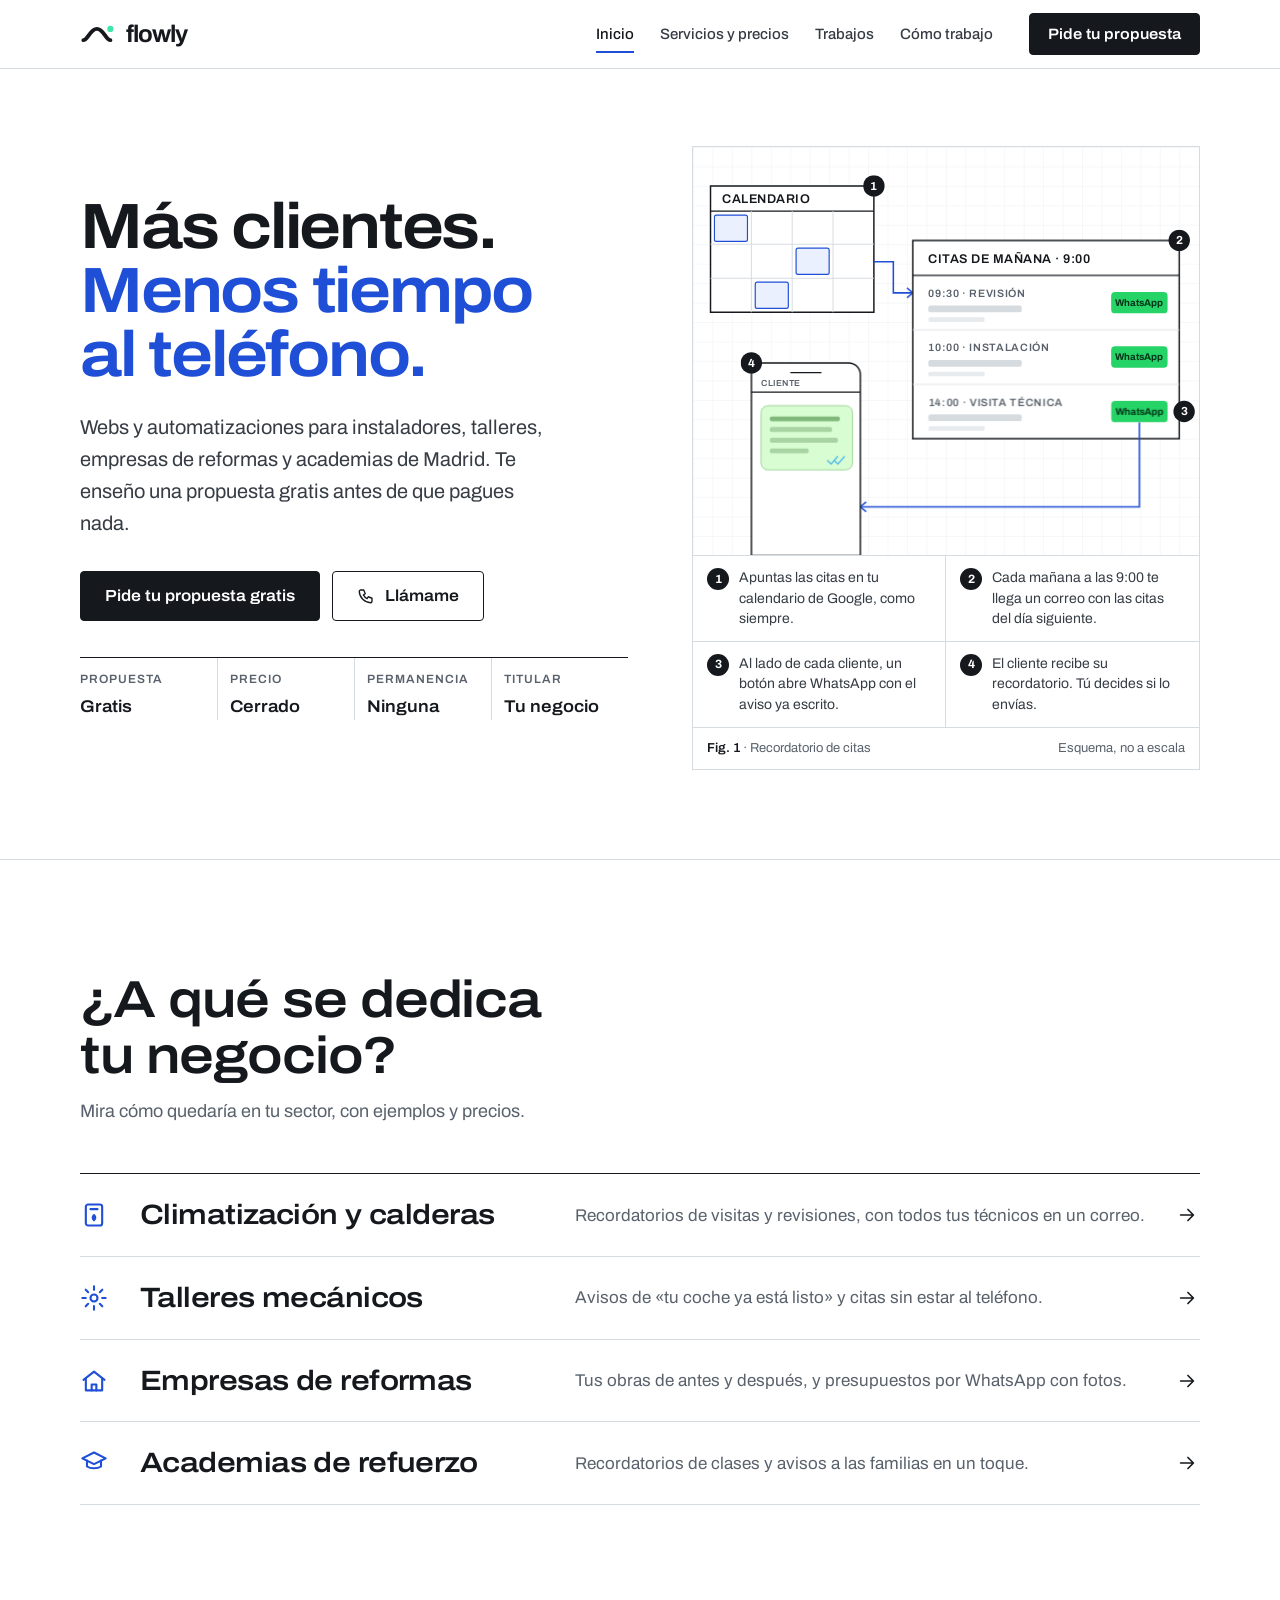
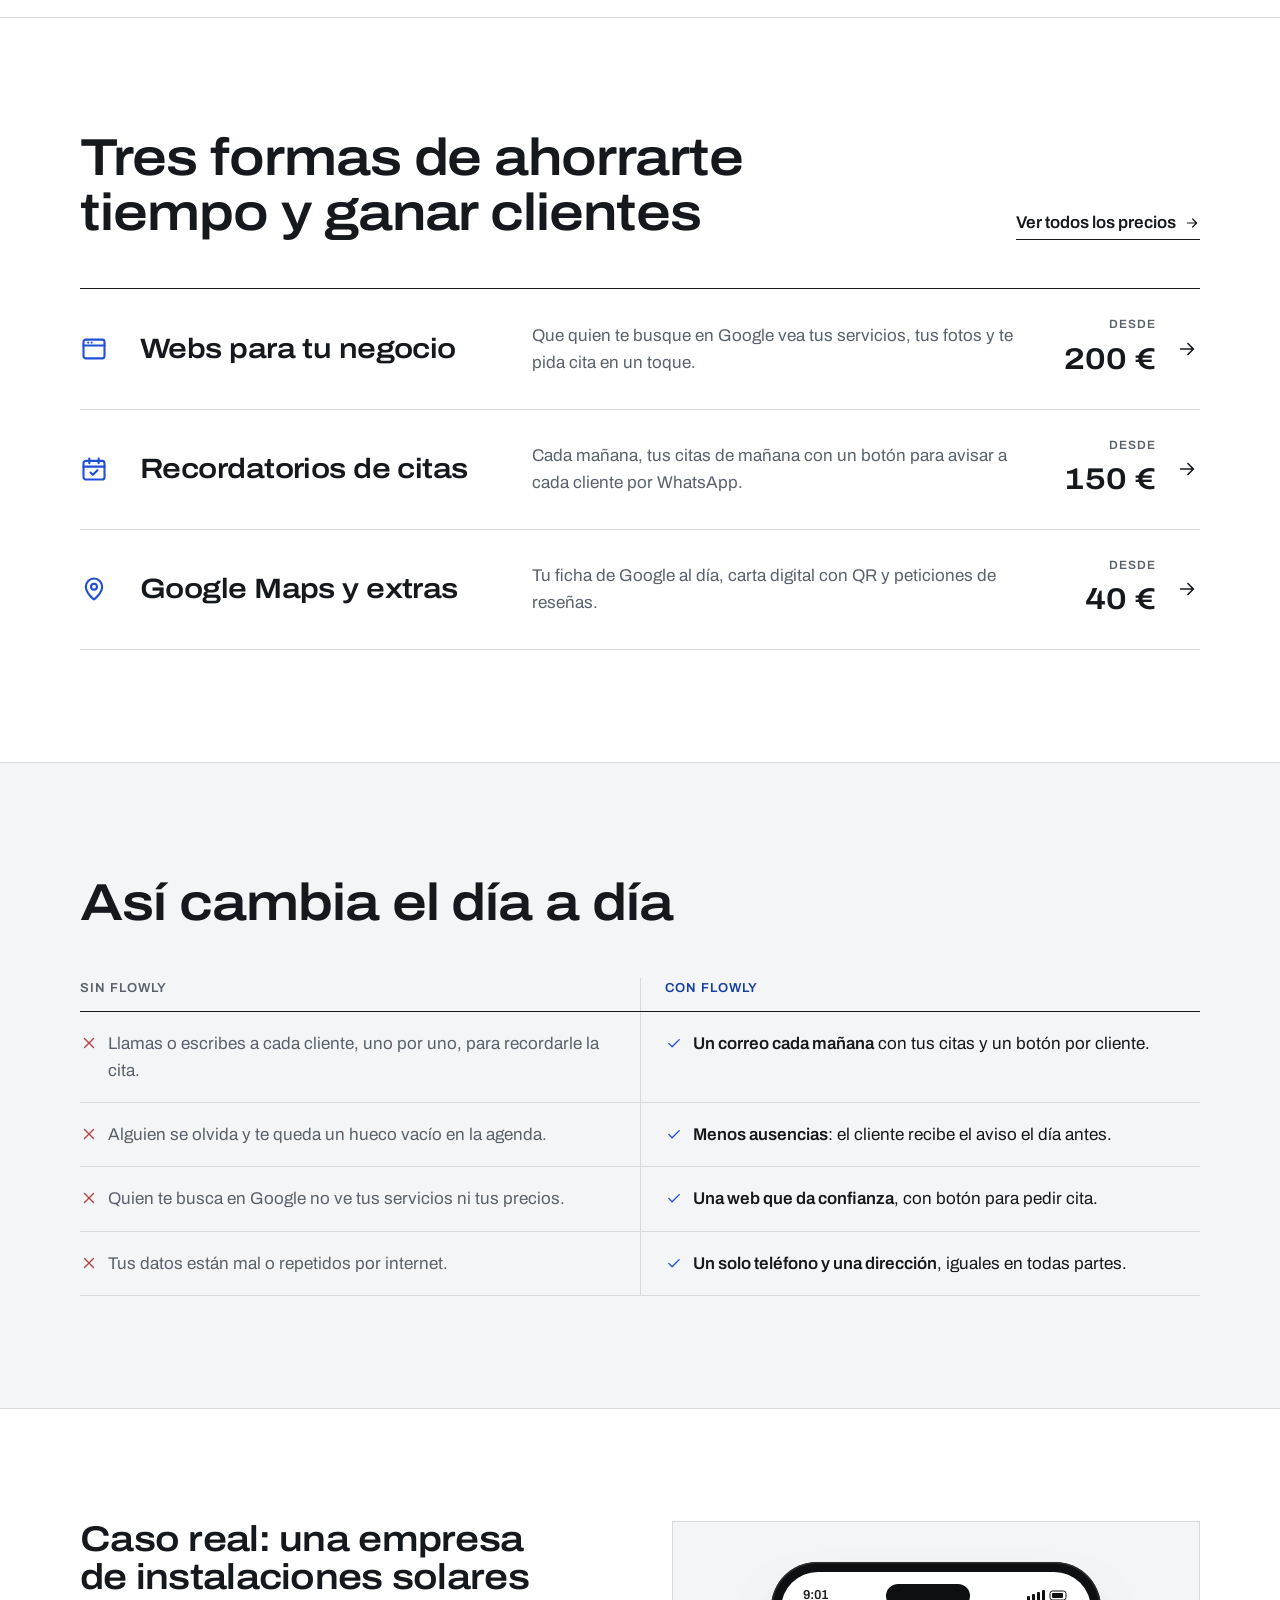
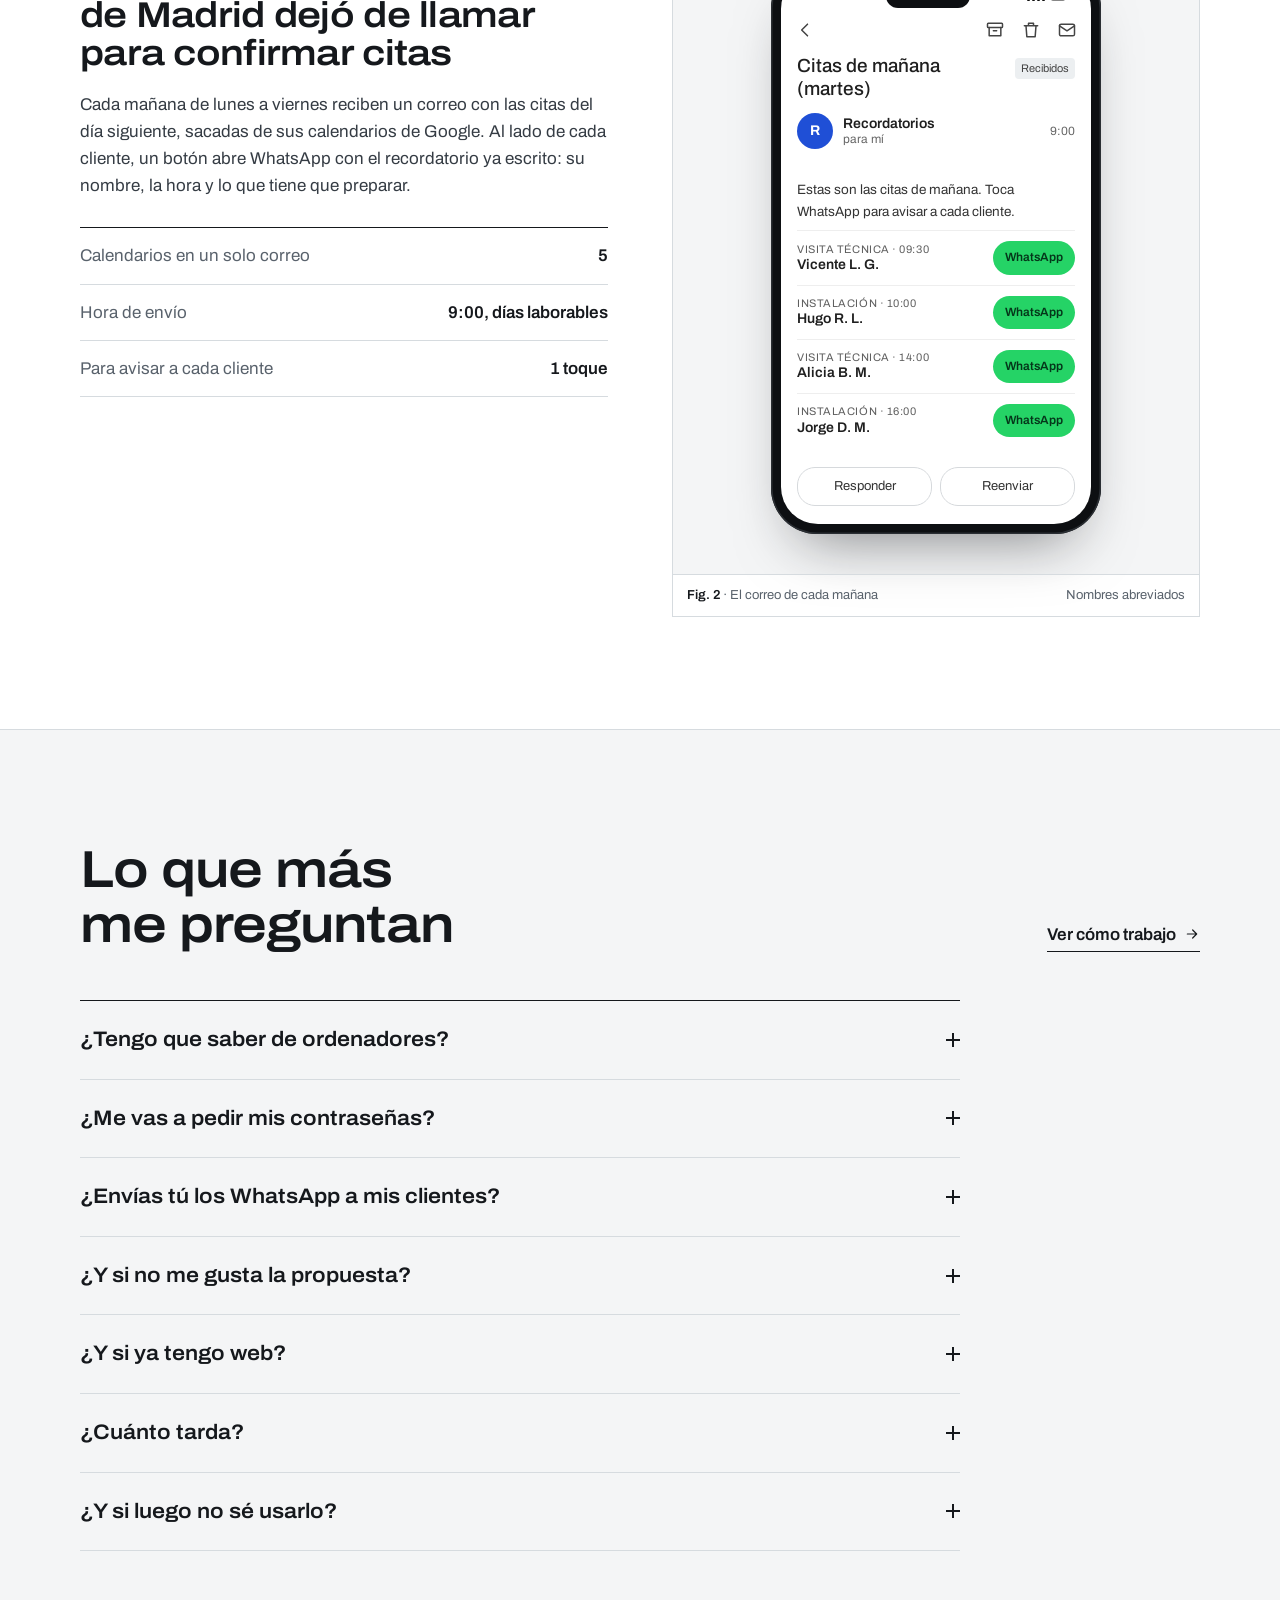
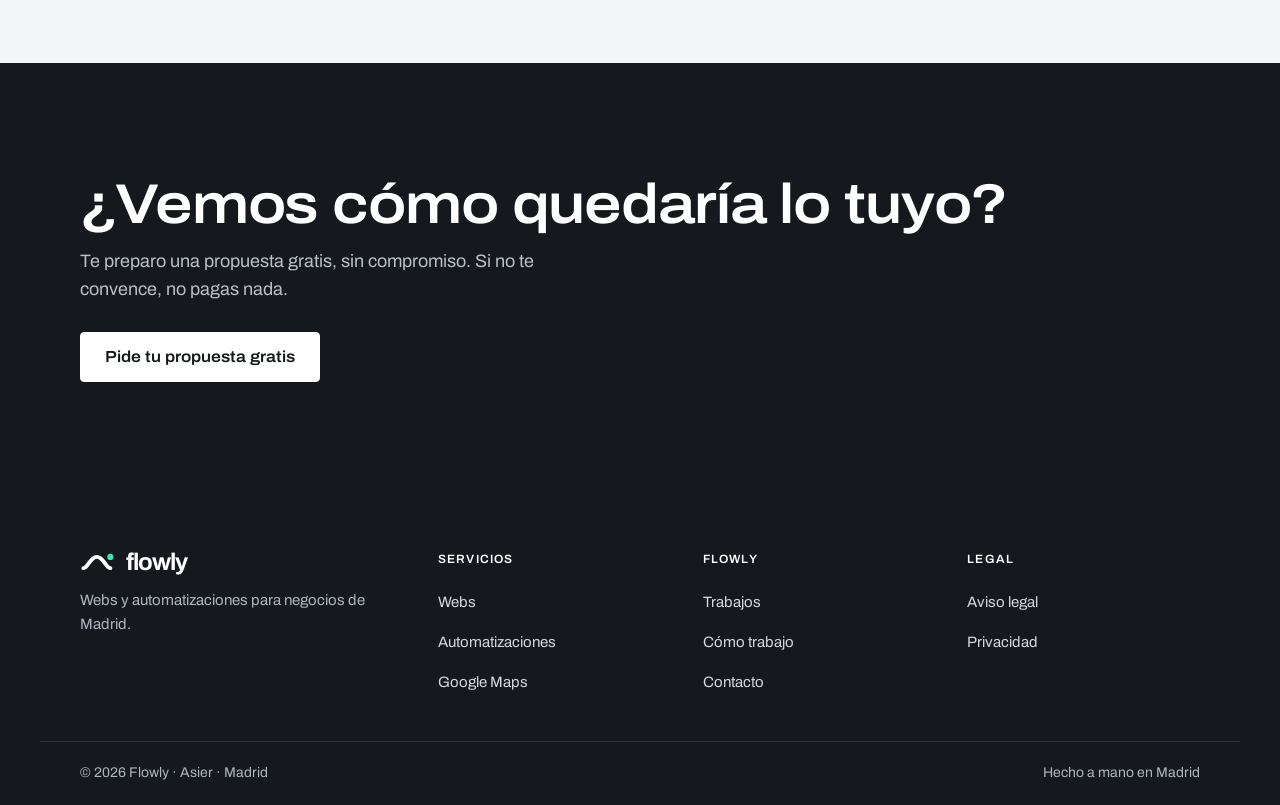
<file: index.html>
<!doctype html>
<html lang="es">
<head>
<meta charset="utf-8">
<meta name="viewport" content="width=device-width, initial-scale=1, viewport-fit=cover">
<title>Flowly · Webs y automatizaciones para negocios en Madrid</title>
<link rel="canonical" href="https://flowlydesign.es/">
<meta property="og:title" content="Flowly · Webs y automatizaciones para negocios">
<meta property="og:description" content="Webs y automatizaciones para negocios de Madrid. Propuesta gratis y precio cerrado.">
<meta property="og:url" content="https://flowlydesign.es/">
<meta property="og:type" content="website">
<meta property="og:locale" content="es_ES">
<meta name="theme-color" content="#ffffff">
<link rel="icon" href="/favicon.ico" sizes="48x48">
<link rel="icon" href="/favicon.svg" type="image/svg+xml">
<link rel="icon" href="/favicon-96.png" type="image/png" sizes="96x96">
<link rel="apple-touch-icon" href="/apple-touch-icon.png">
<link rel="manifest" href="/site.webmanifest">
<script type="application/ld+json">{"@context": "https://schema.org", "@type": "ProfessionalService", "name": "Flowly", "url": "https://flowlydesign.es/", "description": "Webs y automatizaciones para negocios de Madrid.", "email": "flowlydesigns@gmail.com", "telephone": "+34644801005", "areaServed": "Madrid", "address": {"@type": "PostalAddress", "addressLocality": "Madrid", "addressCountry": "ES"}, "priceRange": "€€"}</script>
<meta name="description" content="Flowly: webs y automatizaciones para negocios de Madrid. Propuesta gratis y precio cerrado.">
<link rel="preload" href="/assets/fonts/archivo-latin.woff2" as="font" type="font/woff2" crossorigin>
<link rel="stylesheet" href="/assets/site.css">
</head>
<body>

<header>
  <div class="in bar">
    <a class="logo" href="#inicio" data-go="inicio" aria-label="Flowly, inicio"><svg viewBox="0 0 64 40" fill="none" aria-hidden="true"><path d="M6 30 C 14 30, 18 10, 30 10 S 46 30, 54 30" stroke="currentColor" stroke-width="7" stroke-linecap="round"/><circle cx="54" cy="10" r="5.5" fill="#3ee6a8"/></svg>flowly</a>
    <nav class="nav" aria-label="Principal">
      <a href="#inicio" data-go="inicio">Inicio</a>
      <a href="#servicios" data-go="servicios">Servicios y precios</a>
      <a href="#trabajos" data-go="trabajos">Trabajos</a>
      <a href="#proceso" data-go="proceso">Cómo trabajo</a>
    </nav>
    <a class="btn" href="#contacto" data-go="contacto">Pide tu propuesta</a>
    <button class="burger" id="burger" type="button" aria-expanded="false" aria-controls="mnav" aria-label="Abrir menú"><svg viewBox="0 0 24 24" fill="none" stroke="currentColor" stroke-width="2" stroke-linecap="round" aria-hidden="true"><path class="l1" d="M4 7h16"/><path class="l2" d="M4 12h16"/><path class="l3" d="M4 17h16"/></svg></button>
  </div>
  <nav class="mnav" id="mnav" aria-label="Menú móvil">
    <a href="#inicio" data-go="inicio">Inicio</a>
    <a href="#servicios" data-go="servicios">Servicios y precios</a>
    <a href="#trabajos" data-go="trabajos">Trabajos</a>
    <a href="#proceso" data-go="proceso">Cómo trabajo</a>
    <a href="#contacto" data-go="contacto">Contacto</a>
    <a class="btn" href="#contacto" data-go="contacto">Pide tu propuesta gratis</a>
  </nav>
</header>

<main>

<!-- ============ INICIO ============ -->
<div class="view" id="v-inicio" data-view="inicio" data-title="Flowly · Webs y automatizaciones para negocios">
  <section class="hero"><div class="in">
    <div>
      <h1>Más clientes. <em>Menos tiempo al teléfono.</em></h1>
      <p class="sub">Webs y automatizaciones para instaladores, talleres, empresas de reformas y academias de Madrid. Te enseño una propuesta gratis antes de que pagues nada.</p>
      <div class="cta">
        <a class="btn" href="#contacto" data-go="contacto">Pide tu propuesta gratis</a>
        <a class="btn btn-line" href="tel:+34644801005"><svg viewBox="0 0 24 24" fill="none" stroke="currentColor" stroke-width="1.8" stroke-linecap="round" stroke-linejoin="round" aria-hidden="true"><path d="M5 4h4l2 5-2.5 1.5a11 11 0 0 0 5 5L15 13l5 2v4a2 2 0 0 1-2 2A16 16 0 0 1 3 6a2 2 0 0 1 2-2"/></svg>Llámame</a>
      </div>
      <dl class="terms">
        <div><dt>Propuesta</dt><dd>Gratis</dd></div>
        <div><dt>Precio</dt><dd>Cerrado</dd></div>
        <div><dt>Permanencia</dt><dd>Ninguna</dd></div>
        <div><dt>Titular</dt><dd>Tu negocio</dd></div>
      </dl>
    </div>
    <figure class="fig">
      <svg class="fig1" viewBox="0 0 520 420" role="img" aria-labelledby="f1t"><title id="f1t">Esquema del recordatorio de citas: calendario, correo de las 9:00 con un botón de WhatsApp por cliente y aviso en el móvil del cliente</title>
<defs><pattern id="gr" width="20" height="20" patternUnits="userSpaceOnUse"><path d="M20 0H0V20" fill="none" stroke="#eef0f2" stroke-width="1"/></pattern></defs>
<rect width="520" height="420" fill="url(#gr)"/>
<path d="M18 40H186V170H18Z" fill="#fff"/>
<path class="dr" pathLength="1" d="M18 40H186V170H18Z" stroke="#15181c" stroke-width="1.5" fill="none" style="animation-delay:0.06s"/>
<path class="dr" pathLength="1" d="M18 66H186" stroke="#15181c" stroke-width="1.2" fill="none" style="animation-delay:0.22s"/>
<path class="dr" pathLength="1" d="M60 66V170M102 66V170M144 66V170M18 100H186M18 135H186" stroke="#d6dbdf" stroke-width="1" fill="none" style="animation-delay:0.28s"/>
<g class="fx" style="animation-delay:0.43s"><text class="tb" x="30" y="58">CALENDARIO</text><rect x="22" y="70" width="34" height="27" rx="2" fill="#eaf0fd" stroke="#1f4fd6" stroke-width="1.2"/><rect x="106" y="104" width="34" height="27" rx="2" fill="#eaf0fd" stroke="#1f4fd6" stroke-width="1.2"/><rect x="64" y="139" width="34" height="27" rx="2" fill="#eaf0fd" stroke="#1f4fd6" stroke-width="1.2"/></g>
<g class="fx" style="animation-delay:0.5s"><circle cx="186" cy="40" r="11" fill="#15181c"/><text class="tn" x="186" y="44" text-anchor="middle">1</text></g>
<path class="dr" pathLength="1" d="M186 118H206V150H226" stroke="#1f4fd6" stroke-width="1.6" fill="none" style="animation-delay:0.62s"/><g class="fx" style="animation-delay:0.81s"><path d="M220 145L226 150L220 155" stroke="#1f4fd6" stroke-width="1.6" fill="none"/></g>
<path d="M226 96H500V300H226Z" fill="#fff"/>
<path class="dr" pathLength="1" d="M226 96H500V300H226Z" stroke="#15181c" stroke-width="1.5" fill="none" style="animation-delay:0.74s"/>
<path class="dr" pathLength="1" d="M226 132H500" stroke="#15181c" stroke-width="1.2" fill="none" style="animation-delay:0.93s"/>
<g class="fx" style="animation-delay:0.99s"><text class="tb" x="242" y="119">CITAS DE MAÑANA · 9:00</text></g>
<path class="dr" pathLength="1" d="M226 188H500M226 244H500" stroke="#e1e5e8" stroke-width="1" fill="none" style="animation-delay:0.99s"/>
<g class="fx" style="animation-delay:1.12s"><text class="t" x="242" y="154">09:30 · REVISIÓN</text><rect x="242" y="163" width="96" height="7" rx="2" fill="#d6dbdf"/><rect x="242" y="175" width="58" height="5" rx="2" fill="#e8ebee"/><rect x="430" y="149" width="58" height="22" rx="4" fill="#25d366"/><text class="tw" x="459" y="163.5" text-anchor="middle">WhatsApp</text></g><g class="fx" style="animation-delay:1.21s"><text class="t" x="242" y="210">10:00 · INSTALACIÓN</text><rect x="242" y="219" width="96" height="7" rx="2" fill="#d6dbdf"/><rect x="242" y="231" width="58" height="5" rx="2" fill="#e8ebee"/><rect x="430" y="205" width="58" height="22" rx="4" fill="#25d366"/><text class="tw" x="459" y="219.5" text-anchor="middle">WhatsApp</text></g><g class="fx" style="animation-delay:1.3s"><text class="t" x="242" y="266">14:00 · VISITA TÉCNICA</text><rect x="242" y="275" width="96" height="7" rx="2" fill="#d6dbdf"/><rect x="242" y="287" width="58" height="5" rx="2" fill="#e8ebee"/><g class="press"><rect x="430" y="261" width="58" height="22" rx="4" fill="#25d366"/><text class="tw" x="459" y="275.5" text-anchor="middle">WhatsApp</text></g></g>
<g class="fx" style="animation-delay:1.24s"><circle cx="500" cy="96" r="11" fill="#15181c"/><text class="tn" x="500" y="100" text-anchor="middle">2</text></g>
<g class="fx" style="animation-delay:1.67s"><circle cx="505" cy="272" r="11" fill="#15181c"/><text class="tn" x="505" y="276" text-anchor="middle">3</text></g>
<path class="dr" pathLength="1" d="M459 283V370H172" stroke="#1f4fd6" stroke-width="1.6" fill="none" style="animation-delay:1.8s"/><g class="fx" style="animation-delay:2.05s"><path d="M178 365L172 370L178 375" stroke="#1f4fd6" stroke-width="1.6" fill="none"/></g>
<path d="M72 222H160A12 12 0 0 1 172 234V420H60V234A12 12 0 0 1 72 222Z" fill="#fff"/>
<path class="dr" pathLength="1" d="M72 222H160A12 12 0 0 1 172 234V420H60V234A12 12 0 0 1 72 222Z" stroke="#15181c" stroke-width="1.5" fill="none" style="animation-delay:1.86s"/>
<path class="dr" pathLength="1" d="M100 232H132M60 252H172" stroke="#15181c" stroke-width="1.2" fill="none" style="animation-delay:2.02s"/>
<g class="fx" style="animation-delay:2.05s"><text class="t" x="70" y="246" style="font-size:9px">CLIENTE</text></g>
<g class="pop" style="animation-delay:2.17s"><rect x="70" y="266" width="94" height="66" rx="7" fill="#d9fdd3" stroke="#9fd59a" stroke-width="1"/><rect x="79" y="277" width="72" height="5" rx="2" fill="#7fb87a"/><rect x="79" y="288" width="64" height="5" rx="2" fill="#a8d4a3"/><rect x="79" y="299" width="70" height="5" rx="2" fill="#a8d4a3"/><rect x="79" y="310" width="40" height="5" rx="2" fill="#a8d4a3"/><path d="M138 322l4 4 7-8M145 322l4 4 7-8" stroke="#53bdeb" stroke-width="1.4" fill="none"/></g>
<g class="fx" style="animation-delay:2.17s"><circle cx="60" cy="222" r="11" fill="#15181c"/><text class="tn" x="60" y="226" text-anchor="middle">4</text></g>
</svg>
      <ol class="legend">
        <li><span class="n">1</span>Apuntas las citas en tu calendario de Google, como siempre.</li>
        <li><span class="n">2</span>Cada mañana a las 9:00 te llega un correo con las citas del día siguiente.</li>
        <li><span class="n">3</span>Al lado de cada cliente, un botón abre WhatsApp con el aviso ya escrito.</li>
        <li><span class="n">4</span>El cliente recibe su recordatorio. Tú decides si lo envías.</li>
      </ol>
      <figcaption><span><b>Fig. 1</b> · Recordatorio de citas</span><span>Esquema, no a escala</span></figcaption>
    </figure>
  </div></section>

  <section><div class="in">
    <div class="shead"><div><h2>¿A qué se dedica tu negocio?</h2><p>Mira cómo quedaría en tu sector, con ejemplos y precios.</p></div></div>
    <ul class="range sect">
      <li><a href="/calderas/"><svg class="ico" viewBox="0 0 24 24" fill="none" stroke="currentColor" stroke-width="1.8" stroke-linecap="round" stroke-linejoin="round" aria-hidden="true"><rect x="5" y="3" width="14" height="18" rx="2"/><path d="M9 7h6M12 12c-1.5 1.6-1.5 3 0 4.5 1.5-1.5 1.5-2.9 0-4.5z"/></svg><h3>Climatización y calderas</h3><p>Recordatorios de visitas y revisiones, con todos tus técnicos en un correo.</p><svg class="go" viewBox="0 0 24 24" fill="none" stroke="currentColor" stroke-width="1.8" stroke-linecap="round" stroke-linejoin="round" aria-hidden="true"><path d="M5 12h14M13 6l6 6-6 6"/></svg></a></li>
      <li><a href="/talleres/"><svg class="ico" viewBox="0 0 24 24" fill="none" stroke="currentColor" stroke-width="1.8" stroke-linecap="round" stroke-linejoin="round" aria-hidden="true"><circle cx="12" cy="12" r="3"/><path d="M12 2v3M12 19v3M2 12h3M19 12h3M4.9 4.9l2.1 2.1M17 17l2.1 2.1M4.9 19.1L7 17M17 7l2.1-2.1"/></svg><h3>Talleres mecánicos</h3><p>Avisos de «tu coche ya está listo» y citas sin estar al teléfono.</p><svg class="go" viewBox="0 0 24 24" fill="none" stroke="currentColor" stroke-width="1.8" stroke-linecap="round" stroke-linejoin="round" aria-hidden="true"><path d="M5 12h14M13 6l6 6-6 6"/></svg></a></li>
      <li><a href="/reformas/"><svg class="ico" viewBox="0 0 24 24" fill="none" stroke="currentColor" stroke-width="1.8" stroke-linecap="round" stroke-linejoin="round" aria-hidden="true"><path d="M3 11l9-7 9 7"/><path d="M5 10v10h14V10"/><path d="M10 20v-5h4v5"/></svg><h3>Empresas de reformas</h3><p>Tus obras de antes y después, y presupuestos por WhatsApp con fotos.</p><svg class="go" viewBox="0 0 24 24" fill="none" stroke="currentColor" stroke-width="1.8" stroke-linecap="round" stroke-linejoin="round" aria-hidden="true"><path d="M5 12h14M13 6l6 6-6 6"/></svg></a></li>
      <li><a href="/academias/"><svg class="ico" viewBox="0 0 24 24" fill="none" stroke="currentColor" stroke-width="1.8" stroke-linecap="round" stroke-linejoin="round" aria-hidden="true"><path d="M2 8l10-5 10 5-10 5z"/><path d="M6 10v5c3 2 9 2 12 0v-5"/></svg><h3>Academias de refuerzo</h3><p>Recordatorios de clases y avisos a las familias en un toque.</p><svg class="go" viewBox="0 0 24 24" fill="none" stroke="currentColor" stroke-width="1.8" stroke-linecap="round" stroke-linejoin="round" aria-hidden="true"><path d="M5 12h14M13 6l6 6-6 6"/></svg></a></li>
    </ul>
  </div></section>

  <section><div class="in">
    <div class="shead"><div><h2>Tres formas de ahorrarte tiempo y ganar clientes</h2></div><a class="more" href="#servicios" data-go="servicios">Ver todos los precios <svg class="" viewBox="0 0 24 24" fill="none" stroke="currentColor" stroke-width="1.8" stroke-linecap="round" stroke-linejoin="round" aria-hidden="true"><path d="M5 12h14M13 6l6 6-6 6"/></svg></a></div>
    <ul class="range">
      <li><a href="#servicios" data-go="servicios" data-tab="webs"><svg class="ico" viewBox="0 0 24 24" fill="none" stroke="currentColor" stroke-width="1.8" stroke-linecap="round" stroke-linejoin="round" aria-hidden="true"><rect x="3" y="4" width="18" height="16" rx="2"/><path d="M3 9h18M7 6.5h.01M10 6.5h.01"/></svg><h3>Webs para tu negocio</h3><p>Que quien te busque en Google vea tus servicios, tus fotos y te pida cita en un toque.</p><span class="price"><small>Desde</small><b>200 €</b></span><svg class="go" viewBox="0 0 24 24" fill="none" stroke="currentColor" stroke-width="1.8" stroke-linecap="round" stroke-linejoin="round" aria-hidden="true"><path d="M5 12h14M13 6l6 6-6 6"/></svg></a></li>
      <li><a href="#servicios" data-go="servicios" data-tab="auto"><svg class="ico" viewBox="0 0 24 24" fill="none" stroke="currentColor" stroke-width="1.8" stroke-linecap="round" stroke-linejoin="round" aria-hidden="true"><rect x="3" y="5" width="18" height="16" rx="2"/><path d="M8 3v4M16 3v4M3 10h18M9 15l2 2 4-4"/></svg><h3>Recordatorios de citas</h3><p>Cada mañana, tus citas de mañana con un botón para avisar a cada cliente por WhatsApp.</p><span class="price"><small>Desde</small><b>150 €</b></span><svg class="go" viewBox="0 0 24 24" fill="none" stroke="currentColor" stroke-width="1.8" stroke-linecap="round" stroke-linejoin="round" aria-hidden="true"><path d="M5 12h14M13 6l6 6-6 6"/></svg></a></li>
      <li><a href="#servicios" data-go="servicios" data-tab="extra"><svg class="ico" viewBox="0 0 24 24" fill="none" stroke="currentColor" stroke-width="1.8" stroke-linecap="round" stroke-linejoin="round" aria-hidden="true"><path d="M12 21s-7-5.5-7-11a7 7 0 0 1 14 0c0 5.5-7 11-7 11z"/><circle cx="12" cy="10" r="2.5"/></svg><h3>Google Maps y extras</h3><p>Tu ficha de Google al día, carta digital con QR y peticiones de reseñas.</p><span class="price"><small>Desde</small><b>40 €</b></span><svg class="go" viewBox="0 0 24 24" fill="none" stroke="currentColor" stroke-width="1.8" stroke-linecap="round" stroke-linejoin="round" aria-hidden="true"><path d="M5 12h14M13 6l6 6-6 6"/></svg></a></li>
    </ul>
  </div></section>

  <section class="sheet"><div class="in">
    <div class="shead"><div><h2>Así cambia el día a día</h2></div></div>
    <table class="cmp">
      <thead><tr><th scope="col">Sin Flowly</th><th scope="col">Con Flowly</th></tr></thead>
      <tbody>
        <tr><td><span><svg class="" viewBox="0 0 24 24" fill="none" stroke="currentColor" stroke-width="1.8" stroke-linecap="round" stroke-linejoin="round" aria-hidden="true"><path d="M6 6l12 12M18 6L6 18"/></svg>Llamas o escribes a cada cliente, uno por uno, para recordarle la cita.</span></td><td><span><svg class="" viewBox="0 0 24 24" fill="none" stroke="currentColor" stroke-width="1.8" stroke-linecap="round" stroke-linejoin="round" aria-hidden="true"><path d="M5 12.5l4.5 4.5L19 7.5"/></svg><span><b>Un correo cada mañana</b> con tus citas y un botón por cliente.</span></span></td></tr>
        <tr><td><span><svg class="" viewBox="0 0 24 24" fill="none" stroke="currentColor" stroke-width="1.8" stroke-linecap="round" stroke-linejoin="round" aria-hidden="true"><path d="M6 6l12 12M18 6L6 18"/></svg>Alguien se olvida y te queda un hueco vacío en la agenda.</span></td><td><span><svg class="" viewBox="0 0 24 24" fill="none" stroke="currentColor" stroke-width="1.8" stroke-linecap="round" stroke-linejoin="round" aria-hidden="true"><path d="M5 12.5l4.5 4.5L19 7.5"/></svg><span><b>Menos ausencias</b>: el cliente recibe el aviso el día antes.</span></span></td></tr>
        <tr><td><span><svg class="" viewBox="0 0 24 24" fill="none" stroke="currentColor" stroke-width="1.8" stroke-linecap="round" stroke-linejoin="round" aria-hidden="true"><path d="M6 6l12 12M18 6L6 18"/></svg>Quien te busca en Google no ve tus servicios ni tus precios.</span></td><td><span><svg class="" viewBox="0 0 24 24" fill="none" stroke="currentColor" stroke-width="1.8" stroke-linecap="round" stroke-linejoin="round" aria-hidden="true"><path d="M5 12.5l4.5 4.5L19 7.5"/></svg><span><b>Una web que da confianza</b>, con botón para pedir cita.</span></span></td></tr>
        <tr><td><span><svg class="" viewBox="0 0 24 24" fill="none" stroke="currentColor" stroke-width="1.8" stroke-linecap="round" stroke-linejoin="round" aria-hidden="true"><path d="M6 6l12 12M18 6L6 18"/></svg>Tus datos están mal o repetidos por internet.</span></td><td><span><svg class="" viewBox="0 0 24 24" fill="none" stroke="currentColor" stroke-width="1.8" stroke-linecap="round" stroke-linejoin="round" aria-hidden="true"><path d="M5 12.5l4.5 4.5L19 7.5"/></svg><span><b>Un solo teléfono y una dirección</b>, iguales en todas partes.</span></span></td></tr>
      </tbody>
    </table>
  </div></section>

  <section><div class="in case">
    <div>
      <h2>Caso real: una empresa de instalaciones solares de Madrid dejó de llamar para confirmar citas</h2>
      <p>Cada mañana de lunes a viernes reciben un correo con las citas del día siguiente, sacadas de sus calendarios de Google. Al lado de cada cliente, un botón abre WhatsApp con el recordatorio ya escrito: su nombre, la hora y lo que tiene que preparar.</p>
      <dl class="spec">
        <div><dt>Calendarios en un solo correo</dt><dd>5</dd></div>
        <div><dt>Hora de envío</dt><dd>9:00, días laborables</dd></div>
        <div><dt>Para avisar a cada cliente</dt><dd>1 toque</dd></div>
      </dl>
    </div>
    <figure class="fig">
      <div class="plate" aria-hidden="true">
        <div class="pm"><div class="pm-s"><div class="pm-st"><span>9:01</span><i></i><svg viewBox="0 0 42 11" aria-hidden="true"><rect x="0" y="6" width="3" height="5" rx="1" fill="#111"/><rect x="5" y="4" width="3" height="7" rx="1" fill="#111"/><rect x="10" y="2" width="3" height="9" rx="1" fill="#111"/><rect x="15" y="0" width="3" height="11" rx="1" fill="#111"/><rect x="23" y="1" width="16" height="9" rx="2.5" fill="none" stroke="#111"/><rect x="25" y="3" width="11" height="5" rx="1" fill="#111"/></svg></div><div class="pm-bar"><svg viewBox="0 0 24 24" fill="none" stroke="currentColor" stroke-width="1.8" stroke-linecap="round" stroke-linejoin="round" aria-hidden="true"><path d="M15 5l-7 7 7 7"/></svg><span></span><svg viewBox="0 0 24 24" fill="none" stroke="currentColor" stroke-width="1.8" stroke-linecap="round" stroke-linejoin="round" aria-hidden="true"><rect x="3" y="4" width="18" height="5" rx="1"/><path d="M5 9v10h14V9M10 13h4"/></svg><svg viewBox="0 0 24 24" fill="none" stroke="currentColor" stroke-width="1.8" stroke-linecap="round" stroke-linejoin="round" aria-hidden="true"><path d="M4 7h16M9 7V4h6v3M6 7l1 13h10l1-13"/></svg><svg viewBox="0 0 24 24" fill="none" stroke="currentColor" stroke-width="1.8" stroke-linecap="round" stroke-linejoin="round" aria-hidden="true"><rect x="3" y="5" width="18" height="14" rx="2"/><path d="M3 7l9 6 9-6"/></svg></div><div class="pm-subj"><b>Citas de mañana (martes)</b><em>Recibidos</em></div><div class="pm-from"><span class="pm-av">R</span><div><b>Recordatorios</b><small>para mí</small></div><time>9:00</time></div><div class="pm-body"><p>Estas son las citas de mañana. Toca WhatsApp para avisar a cada cliente.</p><div class="pm-row"><div><small>Visita técnica · 09:30</small><span>Vicente L. G.</span></div><span class="pm-wa">WhatsApp</span></div><div class="pm-row"><div><small>Instalación · 10:00</small><span>Hugo R. L.</span></div><span class="pm-wa">WhatsApp</span></div><div class="pm-row"><div><small>Visita técnica · 14:00</small><span>Alicia B. M.</span></div><span class="pm-wa">WhatsApp</span></div><div class="pm-row"><div><small>Instalación · 16:00</small><span>Jorge D. M.</span></div><span class="pm-wa">WhatsApp</span></div></div><div class="pm-act"><span>Responder</span><span>Reenviar</span></div></div></div>
      </div>
      <figcaption><span><b>Fig. 2</b> · El correo de cada mañana</span><span>Nombres abreviados</span></figcaption>
    </figure>
  </div></section>

  <section class="sheet"><div class="in">
    <div class="shead"><div><h2>Lo que más me preguntan</h2></div><a class="more" href="#proceso" data-go="proceso">Ver cómo trabajo <svg class="" viewBox="0 0 24 24" fill="none" stroke="currentColor" stroke-width="1.8" stroke-linecap="round" stroke-linejoin="round" aria-hidden="true"><path d="M5 12h14M13 6l6 6-6 6"/></svg></a></div>
    <div class="faq">
      <details><summary>¿Tengo que saber de ordenadores?</summary><p>No. Yo lo monto todo y te explico lo poco que tienes que hacer. Para los recordatorios, solo sigues apuntando las citas en tu calendario como siempre.</p></details>
      <details><summary>¿Me vas a pedir mis contraseñas?</summary><p>Nunca. Cuando haya que conectar tu Google o tu correo, lo haces tú pulsando «Conectar». Yo no veo tu contraseña en ningún momento.</p></details>
      <details><summary>¿Envías tú los WhatsApp a mis clientes?</summary><p>No. Recibes un correo con un botón por cliente y, al tocarlo, se abre tu WhatsApp con el mensaje escrito. Tú decides si lo envías.</p></details>
      <details><summary>¿Y si no me gusta la propuesta?</summary><p>No pagas nada. La propuesta es gratis y sin compromiso.</p></details>
    <details><summary>¿Y si ya tengo web?</summary><p>Te digo con sinceridad si merece la pena cambiarla. A veces basta con arreglar tu ficha de Google o añadir los recordatorios, y no hace falta tocar la web.</p></details><details><summary>¿Cuánto tarda?</summary><p>La propuesta te la enseño en 2–3 días. Cuando le das el visto bueno y la ajustamos, ponerla en marcha lleva 1–2 días.</p></details><details><summary>¿Y si luego no sé usarlo?</summary><p>Te lo explico en persona o por videollamada, sin tecnicismos. Si te atascas, me escribes por WhatsApp.</p></details></div>
  </div></section>

  <section class="close"><div class="in">
    <div><h2>¿Vemos cómo quedaría lo tuyo?</h2><p>Te preparo una propuesta gratis, sin compromiso. Si no te convence, no pagas nada.</p></div>
    <div class="cta"><a class="btn" href="#contacto" data-go="contacto">Pide tu propuesta gratis</a></div>
  </div></section>
</div>

<!-- ============ SERVICIOS ============ -->
<div class="view" id="v-servicios" data-view="servicios" data-title="Servicios y precios · Flowly" hidden>
  <div class="phead"><div class="in">
    <p class="crumbs"><a href="#inicio" data-go="inicio">Inicio</a> / Servicios y precios</p>
    <h1>Precios claros, sin sorpresas</h1>
    <p>Precio cerrado desde el principio. Primero ves la propuesta gratis; solo pagas si te gusta.</p>
  </div></div>
  <section><div class="in">
    <h2 class="sr">Tarifas</h2>
    <div class="tabs" role="tablist" aria-label="Tipo de servicio">
      <button type="button" role="tab" id="t-webs" aria-selected="true" aria-controls="p-webs" data-tab="webs">Webs</button>
      <button type="button" role="tab" id="t-auto" aria-selected="false" aria-controls="p-auto" data-tab="auto" tabindex="-1">Automatizaciones</button>
      <button type="button" role="tab" id="t-extra" aria-selected="false" aria-controls="p-extra" data-tab="extra" tabindex="-1">Google Maps y extras</button>
    </div>
    <div role="tabpanel" id="p-webs" aria-labelledby="t-webs" data-panel="webs">
      <div class="plans">
        <div class="plan">
          <h3>Web de una página</h3>
          <p class="desc">Para que te encuentren y te pidan cita. Ideal para empezar.</p>
          <div class="amount"><b>200 €</b><small>pago único</small></div>
          <ul><li><svg class="" viewBox="0 0 24 24" fill="none" stroke="currentColor" stroke-width="1.8" stroke-linecap="round" stroke-linejoin="round" aria-hidden="true"><path d="M5 12.5l4.5 4.5L19 7.5"/></svg>Servicios, fotos y horario</li><li><svg class="" viewBox="0 0 24 24" fill="none" stroke="currentColor" stroke-width="1.8" stroke-linecap="round" stroke-linejoin="round" aria-hidden="true"><path d="M5 12.5l4.5 4.5L19 7.5"/></svg>Mapa y botón de WhatsApp</li><li><svg class="" viewBox="0 0 24 24" fill="none" stroke="currentColor" stroke-width="1.8" stroke-linecap="round" stroke-linejoin="round" aria-hidden="true"><path d="M5 12.5l4.5 4.5L19 7.5"/></svg>Pensada para el móvil</li><li><svg class="" viewBox="0 0 24 24" fill="none" stroke="currentColor" stroke-width="1.8" stroke-linecap="round" stroke-linejoin="round" aria-hidden="true"><path d="M5 12.5l4.5 4.5L19 7.5"/></svg>Lista en pocos días</li></ul>
          <a class="btn btn-line" href="#contacto" data-go="contacto" data-want="Web de una página">Quiero esta</a>
        </div>
        <div class="plan feat">
          <span class="badge">Recomendado</span>
          <h3>Web + Google Maps</h3>
          <p class="desc">La web de una página y tu ficha de Google, bien hechas y enlazadas.</p>
          <div class="amount"><b>220 €</b><small>pago único · ahorras 20 €</small></div>
          <ul><li><svg class="" viewBox="0 0 24 24" fill="none" stroke="currentColor" stroke-width="1.8" stroke-linecap="round" stroke-linejoin="round" aria-hidden="true"><path d="M5 12.5l4.5 4.5L19 7.5"/></svg>Todo lo de la web de una página</li><li><svg class="" viewBox="0 0 24 24" fill="none" stroke="currentColor" stroke-width="1.8" stroke-linecap="round" stroke-linejoin="round" aria-hidden="true"><path d="M5 12.5l4.5 4.5L19 7.5"/></svg>Ficha de Google con datos correctos</li><li><svg class="" viewBox="0 0 24 24" fill="none" stroke="currentColor" stroke-width="1.8" stroke-linecap="round" stroke-linejoin="round" aria-hidden="true"><path d="M5 12.5l4.5 4.5L19 7.5"/></svg>Fotos y enlace a tu web</li><li><svg class="" viewBox="0 0 24 24" fill="none" stroke="currentColor" stroke-width="1.8" stroke-linecap="round" stroke-linejoin="round" aria-hidden="true"><path d="M5 12.5l4.5 4.5L19 7.5"/></svg>Un solo teléfono y dirección en todas partes</li></ul>
          <a class="btn" href="#contacto" data-go="contacto" data-want="Web + Google Maps">Quiero esta</a>
        </div>
        <div class="plan">
          <h3>Web completa</h3>
          <p class="desc">Para negocios con muchos servicios o que quieren destacar.</p>
          <div class="amount"><b>350 €</b><small>pago único</small></div>
          <ul><li><svg class="" viewBox="0 0 24 24" fill="none" stroke="currentColor" stroke-width="1.8" stroke-linecap="round" stroke-linejoin="round" aria-hidden="true"><path d="M5 12.5l4.5 4.5L19 7.5"/></svg>Galería de trabajos</li><li><svg class="" viewBox="0 0 24 24" fill="none" stroke="currentColor" stroke-width="1.8" stroke-linecap="round" stroke-linejoin="round" aria-hidden="true"><path d="M5 12.5l4.5 4.5L19 7.5"/></svg>Opiniones de tus clientes</li><li><svg class="" viewBox="0 0 24 24" fill="none" stroke="currentColor" stroke-width="1.8" stroke-linecap="round" stroke-linejoin="round" aria-hidden="true"><path d="M5 12.5l4.5 4.5L19 7.5"/></svg>Preguntas frecuentes</li><li><svg class="" viewBox="0 0 24 24" fill="none" stroke="currentColor" stroke-width="1.8" stroke-linecap="round" stroke-linejoin="round" aria-hidden="true"><path d="M5 12.5l4.5 4.5L19 7.5"/></svg>Páginas legales obligatorias</li></ul>
          <a class="btn btn-line" href="#contacto" data-go="contacto" data-want="Web completa">Quiero esta</a>
        </div>
      </div>
    </div>
    <div role="tabpanel" id="p-auto" aria-labelledby="t-auto" data-panel="auto" hidden>
      <div class="plans">
        <div class="plan">
          <h3>Recordatorios de citas</h3>
          <p class="desc">Lo monto una vez y es tuyo. Si algún día falla, el arreglo se paga aparte.</p>
          <div class="amount"><b>150 €</b><small>pago único</small></div>
          <ul><li><svg class="" viewBox="0 0 24 24" fill="none" stroke="currentColor" stroke-width="1.8" stroke-linecap="round" stroke-linejoin="round" aria-hidden="true"><path d="M5 12.5l4.5 4.5L19 7.5"/></svg>Correo diario con las citas de mañana</li><li><svg class="" viewBox="0 0 24 24" fill="none" stroke="currentColor" stroke-width="1.8" stroke-linecap="round" stroke-linejoin="round" aria-hidden="true"><path d="M5 12.5l4.5 4.5L19 7.5"/></svg>Botón de WhatsApp por cliente</li><li><svg class="" viewBox="0 0 24 24" fill="none" stroke="currentColor" stroke-width="1.8" stroke-linecap="round" stroke-linejoin="round" aria-hidden="true"><path d="M5 12.5l4.5 4.5L19 7.5"/></svg>Mensaje con su nombre y su hora</li><li><svg class="" viewBox="0 0 24 24" fill="none" stroke="currentColor" stroke-width="1.8" stroke-linecap="round" stroke-linejoin="round" aria-hidden="true"><path d="M5 12.5l4.5 4.5L19 7.5"/></svg>2 semanas de prueba gratis</li></ul>
          <a class="btn btn-line" href="#contacto" data-go="contacto" data-want="Recordatorios de citas">Quiero probarlo</a>
        </div>
        <div class="plan feat">
          <span class="badge">Sin preocupaciones</span>
          <h3>Recordatorios + mantenimiento</h3>
          <p class="desc">Menos al principio y yo me encargo de que siga funcionando.</p>
          <div class="amount"><b>80 €</b><small>+ 10 €/mes</small></div>
          <ul><li><svg class="" viewBox="0 0 24 24" fill="none" stroke="currentColor" stroke-width="1.8" stroke-linecap="round" stroke-linejoin="round" aria-hidden="true"><path d="M5 12.5l4.5 4.5L19 7.5"/></svg>Todo lo de los recordatorios</li><li><svg class="" viewBox="0 0 24 24" fill="none" stroke="currentColor" stroke-width="1.8" stroke-linecap="round" stroke-linejoin="round" aria-hidden="true"><path d="M5 12.5l4.5 4.5L19 7.5"/></svg>Si algo falla, lo arreglo sin coste</li><li><svg class="" viewBox="0 0 24 24" fill="none" stroke="currentColor" stroke-width="1.8" stroke-linecap="round" stroke-linejoin="round" aria-hidden="true"><path d="M5 12.5l4.5 4.5L19 7.5"/></svg>Cambios de texto y horario incluidos</li><li><svg class="" viewBox="0 0 24 24" fill="none" stroke="currentColor" stroke-width="1.8" stroke-linecap="round" stroke-linejoin="round" aria-hidden="true"><path d="M5 12.5l4.5 4.5L19 7.5"/></svg>Sin permanencia</li></ul>
          <a class="btn" href="#contacto" data-go="contacto" data-want="Recordatorios + mantenimiento">Quiero probarlo</a>
        </div>
        <div class="plan">
          <h3>Otras tareas automáticas</h3>
          <p class="desc">Cualquier tarea que repites cada día y se puede hacer sola.</p>
          <div class="amount"><b>desde 60 €</b><small>según la tarea</small></div>
          <ul><li><svg class="" viewBox="0 0 24 24" fill="none" stroke="currentColor" stroke-width="1.8" stroke-linecap="round" stroke-linejoin="round" aria-hidden="true"><path d="M5 12.5l4.5 4.5L19 7.5"/></svg>Pedir reseñas después de cada cita</li><li><svg class="" viewBox="0 0 24 24" fill="none" stroke="currentColor" stroke-width="1.8" stroke-linecap="round" stroke-linejoin="round" aria-hidden="true"><path d="M5 12.5l4.5 4.5L19 7.5"/></svg>Aviso de clientes que no vuelven</li><li><svg class="" viewBox="0 0 24 24" fill="none" stroke="currentColor" stroke-width="1.8" stroke-linecap="round" stroke-linejoin="round" aria-hidden="true"><path d="M5 12.5l4.5 4.5L19 7.5"/></svg>Respuesta automática por email</li><li><svg class="" viewBox="0 0 24 24" fill="none" stroke="currentColor" stroke-width="1.8" stroke-linecap="round" stroke-linejoin="round" aria-hidden="true"><path d="M5 12.5l4.5 4.5L19 7.5"/></svg>Aviso de «tu coche ya está listo»</li></ul>
          <a class="btn btn-line" href="#contacto" data-go="contacto" data-want="Otra tarea automática">Cuéntame la tuya</a>
        </div>
      </div>
    </div>
    <div role="tabpanel" id="p-extra" aria-labelledby="t-extra" data-panel="extra" hidden>
      <div class="extras">
        <div class="extra"><div><b>Ficha de Google Maps</b><small>Datos correctos, fotos y enlace a tu web</small></div><span class="p">40 €</span></div>
        <div class="extra"><div><b>Carta digital con QR</b><small>Tu carta o lista de precios; la cambias tú desde el móvil</small></div><span class="p">80 €</span></div>
        <div class="extra"><div><b>Cambios en tu web</b><small>Horarios, precios o fotos, cuando lo pidas</small></div><span class="p">15 €</span></div>
        <div class="extra"><div><b>Web online un año</b><small>Dominio y alojamiento incluidos</small></div><span class="p">35 €/año</span></div>
      </div>
    </div>
    <p class="fine">Precios sin IVA. La propuesta es siempre gratis. Pago: 50 % al aceptar y 50 % al entregar.</p>
  </div></section>
  <section class="sheet"><div class="in">
    <div class="shead"><div><h2>Calcula tu presupuesto</h2><p>Marca lo que te interesa y mira el total al momento.</p></div></div>
    <div class="calc">
      <div class="opts" id="calc">
        <label class="opt" for="c1"><input type="checkbox" id="c1" data-price="200" data-name="Web de una página" data-group="web"><div><b>Web de una página</b><small>Servicios, fotos, horario y WhatsApp</small></div><span class="p">200 €</span></label>
        <label class="opt" for="c2"><input type="checkbox" id="c2" data-price="350" data-name="Web completa" data-group="web"><div><b>Web completa</b><small>Galería, opiniones y preguntas</small></div><span class="p">350 €</span></label>
        <label class="opt" for="c3"><input type="checkbox" id="c3" data-price="40" data-name="Ficha de Google Maps"><div><b>Ficha de Google Maps</b><small>Datos correctos y fotos</small></div><span class="p">40 €</span></label>
        <label class="opt" for="c4"><input type="checkbox" id="c4" data-price="150" data-name="Recordatorios de citas" data-group="rec"><div><b>Recordatorios de citas</b><small>Pago único</small></div><span class="p">150 €</span></label>
        <label class="opt" for="c5"><input type="checkbox" id="c5" data-price="80" data-monthly="10" data-name="Recordatorios + mantenimiento" data-group="rec"><div><b>Recordatorios + mantenimiento</b><small>80 € y 10 € al mes</small></div><span class="p">80 € + 10/mes</span></label>
        <label class="opt" for="c6"><input type="checkbox" id="c6" data-price="80" data-name="Carta digital con QR"><div><b>Carta digital con QR</b><small>Carta o lista de precios</small></div><span class="p">80 €</span></label>
      </div>
      <div class="total" aria-live="polite">
        <span class="lbl">Total aproximado</span>
        <span class="sum" id="sum">0 €</span>
        <span class="mo" id="mo"></span>
        <span class="save" id="save">Marca al menos un servicio.</span>
        <a class="btn" href="#contacto" data-go="contacto" id="calc-go">Pedir esta propuesta</a>
      </div>
    </div>
  </div></section>
</div>

<!-- ============ TRABAJOS ============ -->
<div class="view" id="v-trabajos" data-view="trabajos" data-title="Trabajos · Flowly" hidden>
  <div class="phead"><div class="in">
    <p class="crumbs"><a href="#inicio" data-go="inicio">Inicio</a> / Trabajos</p>
    <h1>Así puede quedar lo tuyo</h1>
    <p>Un caso real y diseños de muestra para distintos tipos de negocio.</p>
  </div></div>
  <section><div class="in">
    <h2 class="sr">Caso real y diseños de muestra</h2>
    <div class="filters" role="group" aria-label="Filtrar trabajos">
      <button type="button" aria-pressed="true" data-f="all">Todos</button>
      <button type="button" aria-pressed="false" data-f="web">Webs</button>
      <button type="button" aria-pressed="false" data-f="auto">Automatizaciones</button>
    </div>
    <div class="works" id="works">
      <article class="work" data-kind="auto">
        <div class="browser" style="--b1:#eceef0" aria-hidden="true">
          <div class="mailbox" style="align-self:center;margin:auto">
            <div class="mh"><b>Citas de mañana</b><small>Lunes a viernes, 9:00</small></div>
            <div class="mrow"><div><small>Instalación · 10:00</small><span>Cliente 1</span></div><span class="wabtn">WhatsApp</span></div>
            <div class="mrow"><div><small>Visita técnica · 14:00</small><span>Cliente 2</span></div><span class="wabtn">WhatsApp</span></div>
          </div>
        </div>
        <div class="work-b">
          <div class="chips"><span class="chip">Caso real</span><span class="chip g">Automatización</span></div>
          <h3>Recordatorios para una empresa solar</h3>
          <p>Las citas de 5 calendarios en un correo diario, con un recordatorio de WhatsApp listo para cada cliente.</p>
          <details><summary>Qué incluye <svg viewBox="0 0 24 24" fill="none" stroke="currentColor" stroke-width="2" stroke-linecap="round" aria-hidden="true"><path d="M6 9l6 6 6-6"/></svg></summary><ul><li>Lee 5 calendarios de Google a la vez.</li><li>El viernes envía las citas del lunes.</li><li>Mensaje distinto según la empresa y el tipo de cita.</li><li>Funciona solo, sin tocar nada.</li></ul></details>
        </div>
      </article>
      <article class="work" data-kind="web">
        <div class="browser" style="--b1:#dfe6ee;--b2:#ffffff;--b3:#14233a;--b4:#5b6b80;--b5:#2b3f5c;--b6:#e8eef5" aria-hidden="true">
          <div class="bwin"><div class="bbar"><i></i><i></i><i></i><span>tallerruedas.es</span></div>
            <div class="bnav">TALLER RUEDAS<em>Pedir cita</em></div>
            <div class="bhero"><div><h4>Tu coche, en manos de confianza</h4><p>Mecánica, revisiones y pre-ITV para todas las marcas.</p><span class="pill">4,9 en Google</span></div><div class="bimg"><svg viewBox="0 0 200 200" preserveAspectRatio="xMidYMid slice" aria-hidden="true"><rect width="200" height="200" fill="#2b3f5c"/><circle cx="160" cy="40" r="60" fill="#35507a"/><rect y="150" width="200" height="50" fill="#22334b"/><path d="M30 128 L48 98 Q54 88 66 88 L128 88 Q140 88 148 98 L166 120 L178 124 Q186 126 186 134 L186 144 L22 144 L22 136 Q22 128 30 128Z" fill="#e8eef5"/><path d="M56 100 Q60 94 68 94 L96 94 L96 120 L46 120Z M102 94 L126 94 Q134 94 140 100 L156 120 L102 120Z" fill="#9fb3cc"/><circle cx="62" cy="146" r="17" fill="#14233a"/><circle cx="62" cy="146" r="7" fill="#c9d4e2"/><circle cx="146" cy="146" r="17" fill="#14233a"/><circle cx="146" cy="146" r="7" fill="#c9d4e2"/><rect x="172" y="130" width="10" height="5" rx="2" fill="#ffd166"/><g transform="translate(150 40) rotate(40)"><rect x="-4" y="0" width="8" height="40" rx="4" fill="#ffd166"/><path d="M-11 -8 a11 11 0 1 0 22 0 l-6 0 l0 6 l-10 0 l0 -6z" fill="#ffd166"/></g></svg></div></div>
            <div class="bcards"><span></span><span></span><span></span></div>
          </div>
        </div>
        <div class="work-b">
          <div class="chips"><span class="chip">Diseño de muestra</span><span class="chip g">Web completa</span></div>
          <h3>Taller mecánico</h3>
          <p>Para que el cliente confíe antes de llevar el coche: servicios, opiniones y cita por WhatsApp.</p>
          <details><summary>Qué incluye <svg viewBox="0 0 24 24" fill="none" stroke="currentColor" stroke-width="2" stroke-linecap="round" aria-hidden="true"><path d="M6 9l6 6 6-6"/></svg></summary><ul><li>Servicios con iconos y cómo trabaja el taller.</li><li>Fotos del taller y resumen de opiniones.</li><li>Preguntas frecuentes, horario y mapa.</li></ul></details>
        </div>
      </article>
      <article class="work" data-kind="web">
        <div class="browser" style="--b1:#e8e1d5;--b2:#fdfbf7;--b3:#2e3a2b;--b4:#6b7264;--b5:#b9643a;--b6:#f0eadf" aria-hidden="true">
          <div class="bwin"><div class="bbar"><i></i><i></i><i></i><span>reformasalba.es</span></div>
            <div class="bnav">REFORMAS ALBA<em>Pedir presupuesto</em></div>
            <div class="bhero"><div><h4>Tu reforma, con fecha y precio cerrado</h4><p>Cocinas, baños y pintura. Te mandamos el presupuesto por escrito.</p><span class="pill">Ver obras</span></div><div class="bimg"><svg viewBox="0 0 200 200" preserveAspectRatio="xMidYMid slice" aria-hidden="true"><rect width="200" height="200" fill="#b9643a"/><rect x="0" y="0" width="112" height="200" fill="#f0eadf"/><rect y="164" width="200" height="36" fill="#7a4126"/><rect y="164" width="112" height="36" fill="#d9cdb8"/><path d="M112 0 V164" stroke="#8f4b2b" stroke-width="2"/><rect x="104" y="58" width="58" height="26" rx="8" fill="#2e3a2b"/><rect x="108" y="62" width="50" height="18" rx="5" fill="#f0eadf"/><path d="M162 71 h12 v34 h-38 v22" fill="none" stroke="#2e3a2b" stroke-width="5" stroke-linejoin="round"/><rect x="129" y="125" width="14" height="40" rx="5" fill="#2e3a2b"/><g fill="#2e3a2b"><rect x="24" y="104" width="6" height="60" rx="2"/><rect x="58" y="104" width="6" height="60" rx="2"/><rect x="24" y="116" width="40" height="5" rx="2"/><rect x="24" y="134" width="40" height="5" rx="2"/><rect x="24" y="152" width="40" height="5" rx="2"/></g></svg></div></div>
            <div class="bcards"><span></span><span></span><span></span></div>
          </div>
        </div>
        <div class="work-b">
          <div class="chips"><span class="chip">Diseño de muestra</span><span class="chip g">Web completa</span></div>
          <h3>Empresa de reformas</h3>
          <p>Obras terminadas, lo que hacéis y un botón para pedir presupuesto con fotos.</p>
          <details><summary>Qué incluye <svg viewBox="0 0 24 24" fill="none" stroke="currentColor" stroke-width="2" stroke-linecap="round" aria-hidden="true"><path d="M6 9l6 6 6-6"/></svg></summary><ul><li>Galería de obras con el antes y el después.</li><li>Servicios: cocinas, baños, pintura…</li><li>Presupuesto por WhatsApp con fotos de la obra.</li></ul></details>
        </div>
      </article>
      <article class="work" data-kind="web">
        <div class="browser" style="--b1:#dde5f4;--b2:#ffffff;--b3:#1c2a5a;--b4:#5a6589;--b5:#2f4a9e;--b6:#e9eefa" aria-hidden="true">
          <div class="bwin"><div class="bbar"><i></i><i></i><i></i><span>academiaindice.es</span></div>
            <div class="bnav">ACADEMIA ÍNDICE<em>Clase de prueba</em></div>
            <div class="bhero"><div><h4>Refuerzo de primaria a bachillerato</h4><p>Grupos pequeños de matemáticas, inglés y lengua.</p><span class="pill">Ver horarios</span></div><div class="bimg"><svg viewBox="0 0 200 200" preserveAspectRatio="xMidYMid slice" aria-hidden="true"><rect width="200" height="200" fill="#2f4a9e"/><rect x="22" y="30" width="156" height="96" rx="6" fill="#1c3a2e"/><rect x="22" y="30" width="156" height="96" rx="6" fill="none" stroke="#c9a46a" stroke-width="6"/><g fill="none" stroke="#e9eefa" stroke-width="4" stroke-linecap="round"><path d="M44 62 h18 M53 53 v18"/><path d="M76 62 h14"/><path d="M104 56 h16 M104 68 h16"/><path d="M134 54 q12 -6 12 6 q0 8 -12 14 h14"/><path d="M44 100 q18 -14 36 0 t36 0"/></g><rect y="150" width="200" height="50" fill="#1c2a5a"/><g transform="translate(48 132)"><rect width="60" height="18" rx="2" fill="#ffd166"/><rect y="18" width="60" height="16" rx="2" fill="#e9eefa"/><rect x="0" y="18" width="8" height="16" fill="#ef6f6c"/></g><g transform="translate(150 120) rotate(35)"><rect x="-5" y="0" width="10" height="46" rx="2" fill="#ffd166"/><path d="M-5 46 L0 58 L5 46Z" fill="#f3d9b5"/><rect x="-5" y="-8" width="10" height="9" rx="2" fill="#ef6f6c"/></g></svg></div></div>
            <div class="bcards"><span></span><span></span><span></span></div>
          </div>
        </div>
        <div class="work-b">
          <div class="chips"><span class="chip">Diseño de muestra</span><span class="chip g">Web de una página</span></div>
          <h3>Academia de refuerzo</h3>
          <p>Asignaturas, horarios y una clase de prueba que las familias reservan por WhatsApp.</p>
          <details><summary>Qué incluye <svg viewBox="0 0 24 24" fill="none" stroke="currentColor" stroke-width="2" stroke-linecap="round" aria-hidden="true"><path d="M6 9l6 6 6-6"/></svg></summary><ul><li>Asignaturas y cursos.</li><li>Horarios y precio al mes.</li><li>Reserva de la clase de prueba por WhatsApp.</li></ul></details>
        </div>
      </article>
    </div>
    <p class="note-demo">Los diseños de muestra usan nombres inventados. Cada web se hace a medida del negocio.</p>
  </div></section>
  <section class="close"><div class="in">
    <div><h2>¿Quieres ver cómo quedaría la tuya?</h2><p>Te preparo una propuesta gratis, sin compromiso.</p></div>
    <div class="cta"><a class="btn" href="#contacto" data-go="contacto">Pedir mi propuesta</a></div>
  </div></section>
</div>

<!-- ============ PROCESO ============ -->
<div class="view" id="v-proceso" data-view="proceso" data-title="Cómo trabajo · Flowly" hidden>
  <div class="phead"><div class="in">
    <p class="crumbs"><a href="#inicio" data-go="inicio">Inicio</a> / Cómo trabajo</p>
    <h1>De la idea a funcionando, en cuatro pasos</h1>
    <p>Sin tecnicismos y sin pagar nada hasta que veas cómo queda.</p>
  </div></div>
  <section><div class="in">
    <h2 class="sr">Los cuatro pasos</h2>
    <ol class="steps">
      <li><span class="n">1</span><h3>Me escribes</h3><span class="dur">5 minutos</span><p>Me cuentas a qué se dedica tu negocio, qué te quita tiempo y qué te gustaría mejorar. Por WhatsApp o por el formulario.</p></li>
      <li><span class="n">2</span><h3>Propuesta gratis</h3><span class="dur">2–3 días</span><p>Te preparo cómo quedaría tu web o la automatización, con tu nombre y tus datos. Sin coste y sin compromiso.</p></li>
      <li><span class="n">3</span><h3>La ajustamos</h3><span class="dur">Lo que haga falta</span><p>Cambiamos textos, colores, fotos o lo que quieras hasta que te guste. Cuando das el visto bueno, pagas la primera mitad.</p></li>
      <li><span class="n">4</span><h3>La pongo en marcha</h3><span class="dur">1–2 días</span><p>La publico, la conecto con tu Google si hace falta y te explico cómo funciona. Al entregarla, pagas la segunda mitad.</p></li>
    </ol>
  </div></section>
  <section class="sheet"><div class="in">
    <div class="shead"><div><h2>Qué necesito de ti: muy poco</h2></div></div>
    <div class="trio">
      <div><svg class="" viewBox="0 0 24 24" fill="none" stroke="currentColor" stroke-width="1.8" stroke-linecap="round" stroke-linejoin="round" aria-hidden="true"><rect x="3" y="6" width="18" height="14" rx="2"/><path d="M8 6l1.5-2h5L16 6"/><circle cx="12" cy="13" r="3.5"/></svg><h3>Fotos</h3><p>De tu local, tus trabajos o tu equipo. Las del móvil sirven.</p></div>
      <div><svg class="" viewBox="0 0 24 24" fill="none" stroke="currentColor" stroke-width="1.8" stroke-linecap="round" stroke-linejoin="round" aria-hidden="true"><path d="M9 6h11M9 12h11M9 18h11M4 6h.01M4 12h.01M4 18h.01"/></svg><h3>Tus servicios</h3><p>Lo que haces y, si quieres, los precios.</p></div>
      <div><svg class="" viewBox="0 0 24 24" fill="none" stroke="currentColor" stroke-width="1.8" stroke-linecap="round" stroke-linejoin="round" aria-hidden="true"><path d="M10 14a4 4 0 0 0 5.7 0l3-3a4 4 0 0 0-5.7-5.7l-1 1"/><path d="M14 10a4 4 0 0 0-5.7 0l-3 3a4 4 0 0 0 5.7 5.7l1-1"/></svg><h3>Conectar tu Google</h3><p>Solo para automatizaciones. Lo haces tú, sin darme contraseñas.</p></div>
    </div>
  </div></section>
  <section><div class="in">
    <div class="shead"><div><h2>Trabajo con tranquilidad</h2></div></div>
    <div class="trio plain">
      <div><h3>Sin sorpresas</h3><p>Precio cerrado antes de empezar. Lo que te digo es lo que pagas.</p></div>
      <div><h3>Todo es tuyo</h3><p>La web y el dominio van a nombre de tu negocio, no al mío.</p></div>
      <div><h3>Sin permanencia</h3><p>Si tienes mantenimiento, lo puedes dejar cuando quieras.</p></div>
    </div>
  </div></section>
  <section class="close"><div class="in">
    <div><h2>¿Empezamos por el paso 1?</h2><p>Cuéntame tu negocio en dos líneas.</p></div>
    <div class="cta"><a class="btn" href="#contacto" data-go="contacto">Escribirme</a></div>
  </div></section>
</div>

<!-- ============ CONTACTO ============ -->
<div class="view" id="v-contacto" data-view="contacto" data-title="Contacto · Flowly" hidden>
  <div class="phead"><div class="in">
    <p class="crumbs"><a href="#inicio" data-go="inicio">Inicio</a> / Contacto</p>
    <h1>Pide tu propuesta gratis</h1>
    <p>Rellena esto y se abrirá WhatsApp con tu mensaje ya escrito. Te contesto el mismo día.</p>
  </div></div>
  <section><div class="in contact">
    <h2 class="sr">Formulario y datos de contacto</h2>
    <form class="card" id="cform" novalidate>
      <div class="row2">
        <label class="f" for="f-name">Tu nombre<input id="f-name" name="name" autocomplete="name" placeholder="Ej.: Laura"></label>
        <label class="f" for="f-biz">Nombre del negocio<input id="f-biz" name="biz" autocomplete="organization" placeholder="Ej.: Reformas García"></label>
      </div>
      <label class="f" for="f-type">Tipo de negocio
        <select id="f-type" name="type"><option value="">Elige uno</option><option>Climatización o calderas</option><option>Taller mecánico</option><option>Reformas</option><option>Academia de refuerzo</option><option>Otro</option></select>
      </label>
      <fieldset><legend class="lg">¿Qué te interesa?</legend>
        <div class="checks" id="f-want">
          <label><input type="checkbox" value="Web"> Web</label>
          <label><input type="checkbox" value="Recordatorios de citas"> Recordatorios</label>
          <label><input type="checkbox" value="Google Maps"> Google Maps</label>
          <label><input type="checkbox" value="Carta con QR"> Carta con QR</label>
          <label><input type="checkbox" value="Otra cosa"> Otra cosa</label>
        </div>
      </fieldset>
      <label class="f" for="f-msg">Cuéntame un poco<textarea id="f-msg" name="msg" placeholder="Ej.: Tenemos muchas citas y algunos clientes se olvidan."></textarea></label>
      <button class="btn btn-wa" type="submit"><svg viewBox="0 0 24 24" fill="currentColor" fill-rule="evenodd" aria-hidden="true"><path d="M12 2a10 10 0 0 0-8.6 15.1L2 22l5-1.3A10 10 0 1 0 12 2zm4.5 12.1c-.2-.1-1.5-.7-1.7-.8s-.4-.1-.6.1-.6.8-.8 1-.3.2-.5.1a6.7 6.7 0 0 1-3.3-2.9c-.2-.4.3-.4.8-1.3.1-.2 0-.3 0-.4l-.8-1.8c-.2-.5-.4-.4-.6-.4h-.5a1 1 0 0 0-.7.3 3 3 0 0 0-.9 2.2 5.2 5.2 0 0 0 1.1 2.8 11.9 11.9 0 0 0 4.6 4c1.7.7 2.4.8 3.2.7a2.8 2.8 0 0 0 1.8-1.3 2.3 2.3 0 0 0 .2-1.3z"/></svg>Enviar por WhatsApp</button>
      <p class="form-msg" id="fmsg">Solo usaré tus datos para contestarte.</p>
    </form>
    <aside>
      <div class="data">
        <h3>Hablamos directamente</h3>
        <p>Soy Asier, de Madrid. Te atiendo yo, sin intermediarios.</p>
        <div class="cline"><svg viewBox="0 0 24 24" fill="currentColor" fill-rule="evenodd" aria-hidden="true"><path d="M12 2a10 10 0 0 0-8.6 15.1L2 22l5-1.3A10 10 0 1 0 12 2zm4.5 12.1c-.2-.1-1.5-.7-1.7-.8s-.4-.1-.6.1-.6.8-.8 1-.3.2-.5.1a6.7 6.7 0 0 1-3.3-2.9c-.2-.4.3-.4.8-1.3.1-.2 0-.3 0-.4l-.8-1.8c-.2-.5-.4-.4-.6-.4h-.5a1 1 0 0 0-.7.3 3 3 0 0 0-.9 2.2 5.2 5.2 0 0 0 1.1 2.8 11.9 11.9 0 0 0 4.6 4c1.7.7 2.4.8 3.2.7a2.8 2.8 0 0 0 1.8-1.3 2.3 2.3 0 0 0 .2-1.3z"/></svg><div><small>WhatsApp</small><span id="c-wa">+34 644 80 10 05</span></div></div>
        <div class="cline"><svg viewBox="0 0 24 24" fill="none" stroke="currentColor" stroke-width="1.8" stroke-linecap="round" stroke-linejoin="round" aria-hidden="true"><path d="M5 4h4l2 5-2.5 1.5a11 11 0 0 0 5 5L15 13l5 2v4a2 2 0 0 1-2 2A16 16 0 0 1 3 6a2 2 0 0 1 2-2"/></svg><div><small>Teléfono</small><span><a href="tel:+34644801005">+34 644 80 10 05</a></span></div></div>
        <div class="cline"><svg class="" viewBox="0 0 24 24" fill="none" stroke="currentColor" stroke-width="1.8" stroke-linecap="round" stroke-linejoin="round" aria-hidden="true"><rect x="3" y="5" width="18" height="14" rx="2"/><path d="M3 7l9 6 9-6"/></svg><div><small>Email</small><span id="c-mail">flowlydesigns@gmail.com</span></div></div>
        <div class="cline"><svg class="" viewBox="0 0 24 24" fill="none" stroke="currentColor" stroke-width="1.8" stroke-linecap="round" stroke-linejoin="round" aria-hidden="true"><path d="M12 21s-7-5.5-7-11a7 7 0 0 1 14 0c0 5.5-7 11-7 11z"/><circle cx="12" cy="10" r="2.5"/></svg><div><small>Zona</small><span>Madrid y alrededores</span></div></div>
      </div>
      <div class="next"><b>¿Qué pasa después?</b><p>Te escribo para conocer tu negocio y en 2–3 días te enseño la propuesta. Gratis y sin compromiso.</p></div>
    </aside>
  </div></section>
</div>

<!-- ============ LEGAL ============ -->
<div class="view" id="v-legal" data-view="legal" data-title="Aviso legal y privacidad · Flowly" hidden>
  <div class="phead"><div class="in">
    <p class="crumbs"><a href="#inicio" data-go="inicio">Inicio</a> / Aviso legal y privacidad</p>
    <h1>Aviso legal y privacidad</h1>
    <p>Quién está detrás de esta web y qué hacemos con tus datos.</p>
  </div></div>
  <section><div class="in legal">
    <div><h2>Titular</h2><p>Esta web pertenece a Asier Coello (Flowly), con NIF 50370670A, con domicilio en Madrid. Contacto: flowlydesigns@gmail.com · +34 644 80 10 05.</p></div>
    <div><h2>Datos de contacto</h2><p>Los datos que envías por el formulario se usan solo para contestarte y preparar tu propuesta. No se ceden a terceros.</p></div>
    <div><h2>Tus derechos</h2><p>Puedes pedir en cualquier momento ver, corregir o borrar tus datos escribiendo a flowlydesigns@gmail.com.</p></div>
    <div><h2>Cookies</h2><p>Esta web no usa cookies de ningún tipo y no guarda nada en tu navegador. Tampoco carga servicios de terceros: la letra y todo lo demás se sirven desde esta misma web. WhatsApp solo se abre si pulsas su botón.</p></div>
  </div></section>
</div>
</main>

<footer>
  <div class="in top">
    <div>
      <a class="logo" href="#inicio" data-go="inicio" aria-label="Flowly, inicio"><svg viewBox="0 0 64 40" fill="none" aria-hidden="true"><path d="M6 30 C 14 30, 18 10, 30 10 S 46 30, 54 30" stroke="currentColor" stroke-width="7" stroke-linecap="round"/><circle cx="54" cy="10" r="5.5" fill="#3ee6a8"/></svg>flowly</a>
      <p>Webs y automatizaciones para negocios de Madrid.</p>
    </div>
    <div><p class="fh">Servicios</p><ul><li><a href="#servicios" data-go="servicios" data-tab="webs">Webs</a></li><li><a href="#servicios" data-go="servicios" data-tab="auto">Automatizaciones</a></li><li><a href="#servicios" data-go="servicios" data-tab="extra">Google Maps</a></li></ul></div>
    <div><p class="fh">Flowly</p><ul><li><a href="#trabajos" data-go="trabajos">Trabajos</a></li><li><a href="#proceso" data-go="proceso">Cómo trabajo</a></li><li><a href="#contacto" data-go="contacto">Contacto</a></li></ul></div>
    <div><p class="fh">Legal</p><ul><li><a href="#legal" data-go="legal">Aviso legal</a></li><li><a href="#legal" data-go="legal">Privacidad</a></li></ul></div>
  </div>
  <div class="in bottom"><span>© 2026 Flowly · Asier · Madrid</span><span>Hecho a mano en Madrid</span></div>
</footer>

<a class="fab" href="#contacto" data-go="contacto" aria-label="Escribir por WhatsApp"><svg viewBox="0 0 24 24" fill="currentColor" fill-rule="evenodd" aria-hidden="true"><path d="M12 2a10 10 0 0 0-8.6 15.1L2 22l5-1.3A10 10 0 1 0 12 2zm4.5 12.1c-.2-.1-1.5-.7-1.7-.8s-.4-.1-.6.1-.6.8-.8 1-.3.2-.5.1a6.7 6.7 0 0 1-3.3-2.9c-.2-.4.3-.4.8-1.3.1-.2 0-.3 0-.4l-.8-1.8c-.2-.5-.4-.4-.6-.4h-.5a1 1 0 0 0-.7.3 3 3 0 0 0-.9 2.2 5.2 5.2 0 0 0 1.1 2.8 11.9 11.9 0 0 0 4.6 4c1.7.7 2.4.8 3.2.7a2.8 2.8 0 0 0 1.8-1.3 2.3 2.3 0 0 0 .2-1.3z"/></svg><span>WhatsApp</span></a>

<script>
(function(){
  /* Pon aquí tu número (con prefijo 34, sin espacios) y tu email */
  const WHATSAPP = "34644801005";
  const EMAIL = "flowlydesigns@gmail.com";

  const $=s=>document.querySelector(s), $$=s=>[...document.querySelectorAll(s)];
  const VIEWS=["inicio","servicios","trabajos","proceso","contacto","legal"];
  const RM=matchMedia("(prefers-reduced-motion: reduce)").matches;
  const burger=$("#burger"), mnav=$("#mnav");
  let current=null;

  if(WHATSAPP){$("#c-wa").textContent="+"+WHATSAPP.replace(/^(\d{2})(\d{3})(\d{2})(\d{2})(\d{2})$/,"$1 $2 $3 $4 $5")}
  if(EMAIL){$("#c-mail").textContent=EMAIL}

  /* la figura 1 se monta una sola vez */
  function playFig(){const f=$(".fig1");if(!f||RM||f.dataset.played)return;f.dataset.played="1";f.classList.add("play")}

  function show(name,opts){
    opts=opts||{};
    if(!VIEWS.includes(name))name="inicio";
    const changed=name!==current;
    $$(".view").forEach(v=>{v.hidden=v.dataset.view!==name});
    $$(".nav a,.mnav a:not(.btn)").forEach(a=>{if(a.dataset.go===name)a.setAttribute("aria-current","page");else a.removeAttribute("aria-current")});
    const v=$("#v-"+name);
    if(changed&&current!==null){v.classList.remove("enter");void v.offsetWidth;v.classList.add("enter");window.scrollTo({top:0,behavior:"instant" in window?"instant":"auto"})}
    document.title=v.dataset.title||"Flowly";
    current=name;
    if(name==="inicio")playFig();
    if(opts.tab)selectTab(opts.tab);
    closeMenu();
  }
  function go(name,opts){
    try{if(location.hash.slice(1)!==name)history.pushState(null,"","#"+name)}catch(e){}
    show(name,opts);
  }
  document.addEventListener("click",e=>{
    const a=e.target.closest("[data-go]");if(!a)return;
    e.preventDefault();
    if(a.dataset.want)prefill(a.dataset.want);
    go(a.dataset.go,{tab:a.dataset.tab});
  });
  window.addEventListener("popstate",()=>show(location.hash.slice(1)||"inicio"));
  window.addEventListener("hashchange",()=>show(location.hash.slice(1)||"inicio"));

  function openMenu(){mnav.classList.add("open");burger.setAttribute("aria-expanded","true");burger.setAttribute("aria-label","Cerrar menú")}
  function closeMenu(){mnav.classList.remove("open");burger.setAttribute("aria-expanded","false");burger.setAttribute("aria-label","Abrir menú")}
  burger.addEventListener("click",()=>mnav.classList.contains("open")?closeMenu():openMenu());
  window.addEventListener("resize",()=>{if(innerWidth>900)closeMenu()});

  /* aparecer al bajar */
  (function(){
    if(RM||!("IntersectionObserver" in window))return;
    const groups=[".shead",".range>li",".cmp",".case>*",".faq",".plans",".extras",".calc",".works>*",".steps>li",".trio>div",".contact>form",".contact>aside",".legal>*",".close .in"];
    const io=new IntersectionObserver(es=>es.forEach(e=>{if(e.isIntersecting){e.target.classList.add("on");io.unobserve(e.target)}}),{rootMargin:"0px 0px -8% 0px"});
    groups.forEach(g=>$$(g).forEach(el=>{const i=el.parentElement?[...el.parentElement.children].indexOf(el):0;el.style.setProperty("--d",(Math.min(i,4)*.06)+"s");el.classList.add("rv");io.observe(el)}));
  })();

  /* botón de WhatsApp oculto mientras se ve la portada del inicio */
  (function(){
    const hero=$(".hero");if(!hero||!("IntersectionObserver" in window))return;
    new IntersectionObserver(es=>es.forEach(e=>document.body.classList.toggle("hero-in",e.isIntersecting)),{rootMargin:"0px 0px -15% 0px"}).observe(hero);
  })();

  /* pestañas de precios */
  const tabs=$$('[role="tab"]');
  function selectTab(id){tabs.forEach(t=>{const on=t.dataset.tab===id;t.setAttribute("aria-selected",String(on));t.tabIndex=on?0:-1});$$("[data-panel]").forEach(p=>{p.hidden=p.dataset.panel!==id})}
  tabs.forEach((t,i)=>{
    t.addEventListener("click",()=>selectTab(t.dataset.tab));
    t.addEventListener("keydown",e=>{if(e.key!=="ArrowRight"&&e.key!=="ArrowLeft")return;e.preventDefault();const n=tabs[(i+(e.key==="ArrowRight"?1:tabs.length-1))%tabs.length];n.focus();selectTab(n.dataset.tab)});
  });

  /* calculadora */
  const boxes=$$("#calc input");
  const eur=n=>n.toLocaleString("es-ES")+" €";
  let shown=0,raf=0;
  function animSum(to){cancelAnimationFrame(raf);const from=shown,t0=performance.now(),D=RM?0:420;(function f(t){const k=D?Math.min(1,(t-t0)/D):1,e=1-Math.pow(1-k,3);shown=Math.round(from+(to-from)*e);$("#sum").textContent=eur(shown);if(k<1)raf=requestAnimationFrame(f)})(t0)}
  function calc(){
    let sum=0,mo=0;const picked=boxes.filter(b=>b.checked);
    picked.forEach(b=>{sum+=+b.dataset.price;mo+=+(b.dataset.monthly||0)});
    let save="";
    if($("#c1").checked&&$("#c3").checked&&!$("#c2").checked){sum-=20;save="Incluye el pack Web + Google Maps: ahorras 20 €."}
    animSum(sum);
    $("#mo").textContent=mo?"+ "+eur(mo)+" al mes":"";
    $("#save").textContent=picked.length?(save||"Precio sin IVA. La propuesta es gratis."):"Marca al menos un servicio.";
  }
  boxes.forEach(b=>b.addEventListener("change",()=>{
    if(b.checked&&b.dataset.group)boxes.forEach(o=>{if(o!==b&&o.dataset.group===b.dataset.group)o.checked=false});
    calc();
  }));
  $("#calc-go").addEventListener("click",()=>{const names=boxes.filter(b=>b.checked).map(b=>b.dataset.name);if(names.length)prefill(names.join(", "),$("#sum").textContent+($("#mo").textContent?" "+$("#mo").textContent:""))});

  /* trabajos */
  const fbtn=$$(".filters button");
  fbtn.forEach(b=>b.addEventListener("click",()=>{
    fbtn.forEach(x=>x.setAttribute("aria-pressed",String(x===b)));
    $$("#works .work").forEach(w=>{w.hidden=!(b.dataset.f==="all"||w.dataset.kind===b.dataset.f)});
  }));

  /* formulario -> WhatsApp */
  function prefill(want,total){
    const msg=$("#f-msg");
    const line="Me interesa: "+want+(total?" (total aproximado "+total+")":"")+".";
    if(!msg.value.includes(line))msg.value=(msg.value?msg.value.trim()+"\n":"")+line;
    const map={"Web":/web/i,"Recordatorios de citas":/record/i,"Google Maps":/maps/i,"Carta con QR":/carta/i,"Otra cosa":/otra/i};
    $$("#f-want input").forEach(c=>{if(map[c.value]&&map[c.value].test(want))c.checked=true});
  }
  $("#cform").addEventListener("submit",e=>{
    e.preventDefault();
    const out=$("#fmsg"),name=$("#f-name").value.trim(),biz=$("#f-biz").value.trim();
    if(!name||!biz){out.textContent="Escribe tu nombre y el de tu negocio para que sepa quién eres.";out.classList.add("err");(name?$("#f-biz"):$("#f-name")).focus();return}
    out.classList.remove("err");
    const want=$$("#f-want input:checked").map(c=>c.value);
    const text=["Hola, Asier. Soy "+name+", de "+biz+($("#f-type").value?" ("+$("#f-type").value.toLowerCase()+")":"")+".",want.length?"Me interesa: "+want.join(", ")+".":"",$("#f-msg").value.trim()].filter(Boolean).join("\n");
    if(!WHATSAPP){out.textContent="Falta poner el número de WhatsApp de Flowly en la web. Mientras tanto, copia tu mensaje y envíalo al número de arriba.";out.classList.add("err");return}
    window.open("https://wa.me/"+WHATSAPP+"?text="+encodeURIComponent(text),"_blank","noopener");
    out.textContent="Se ha abierto WhatsApp con tu mensaje. Si no se abre, escríbeme al número de arriba.";
  });
  if(WHATSAPP){$$(".fab").forEach(f=>{f.href="https://wa.me/"+WHATSAPP;f.removeAttribute("data-go");f.target="_blank";f.rel="noopener"})}

  show((location.hash||"#inicio").slice(1));
  calc();
})();
</script>

</body>
</html>
</file>
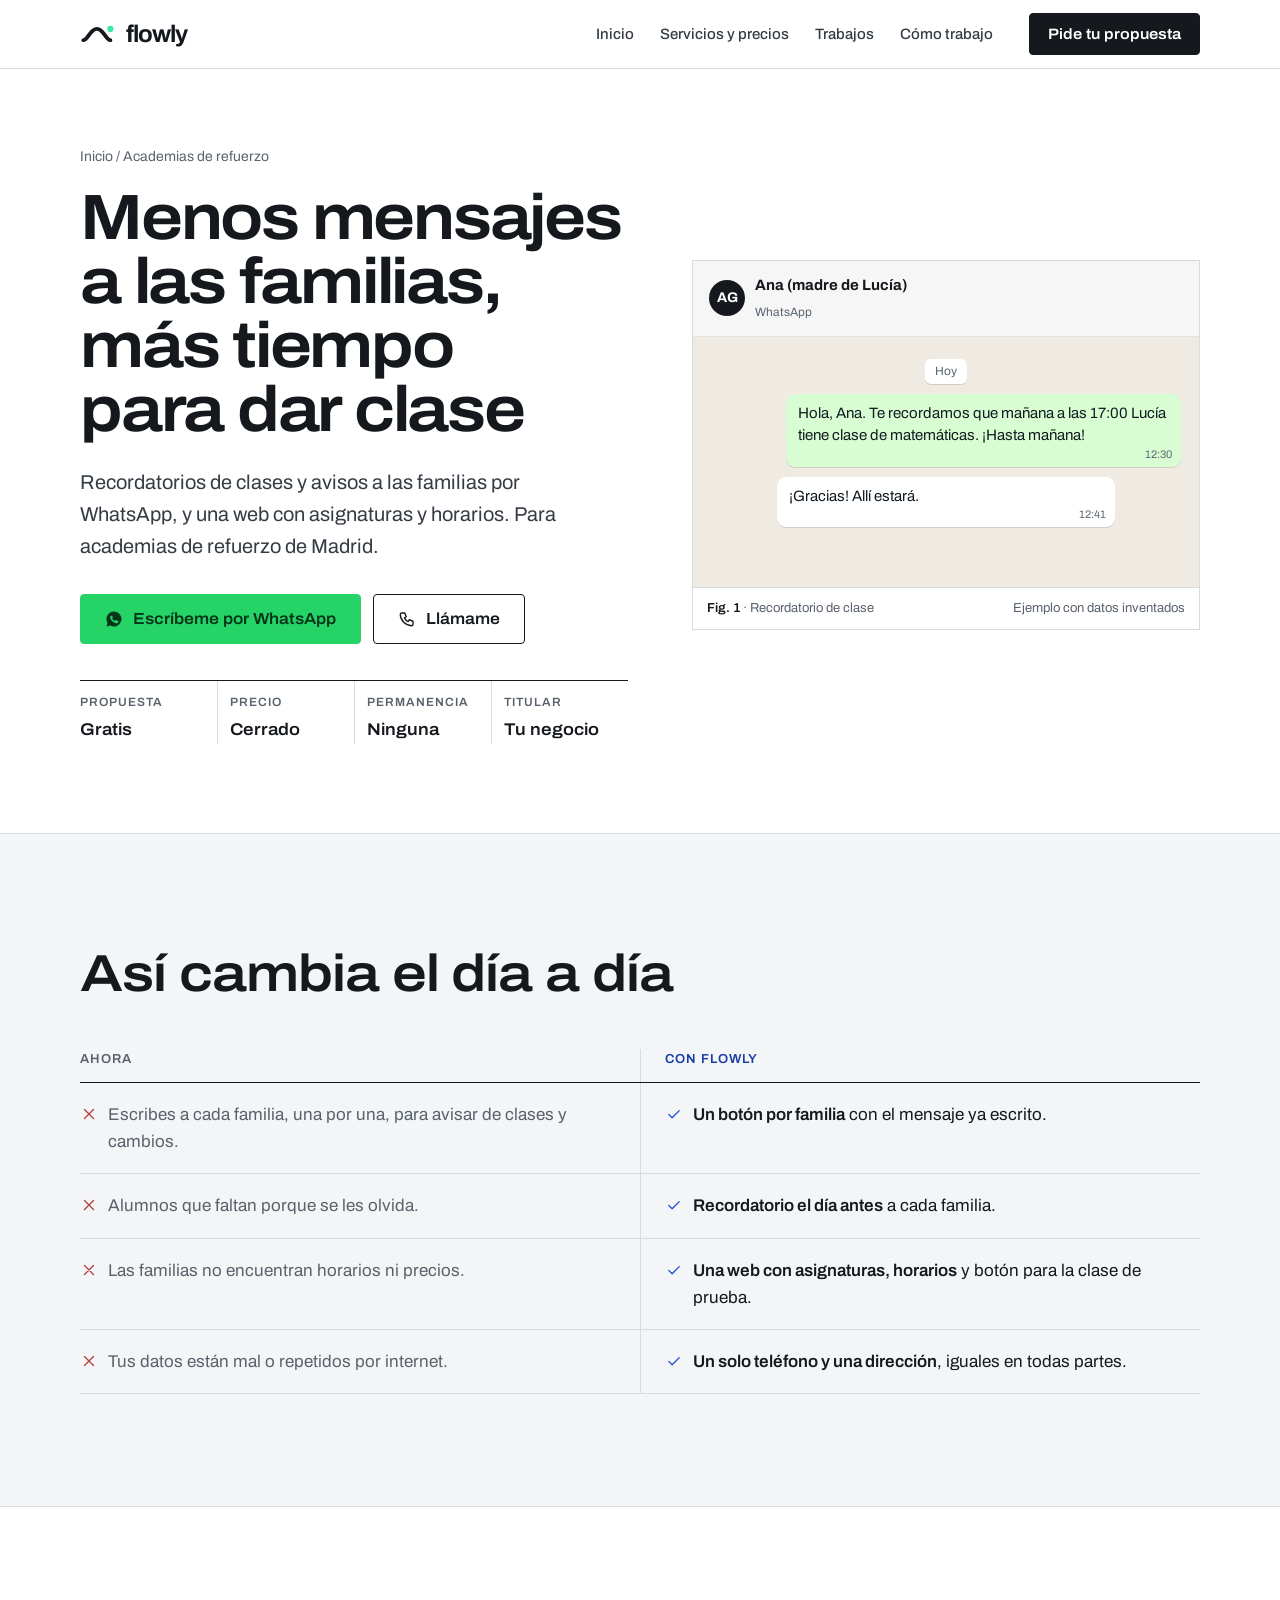
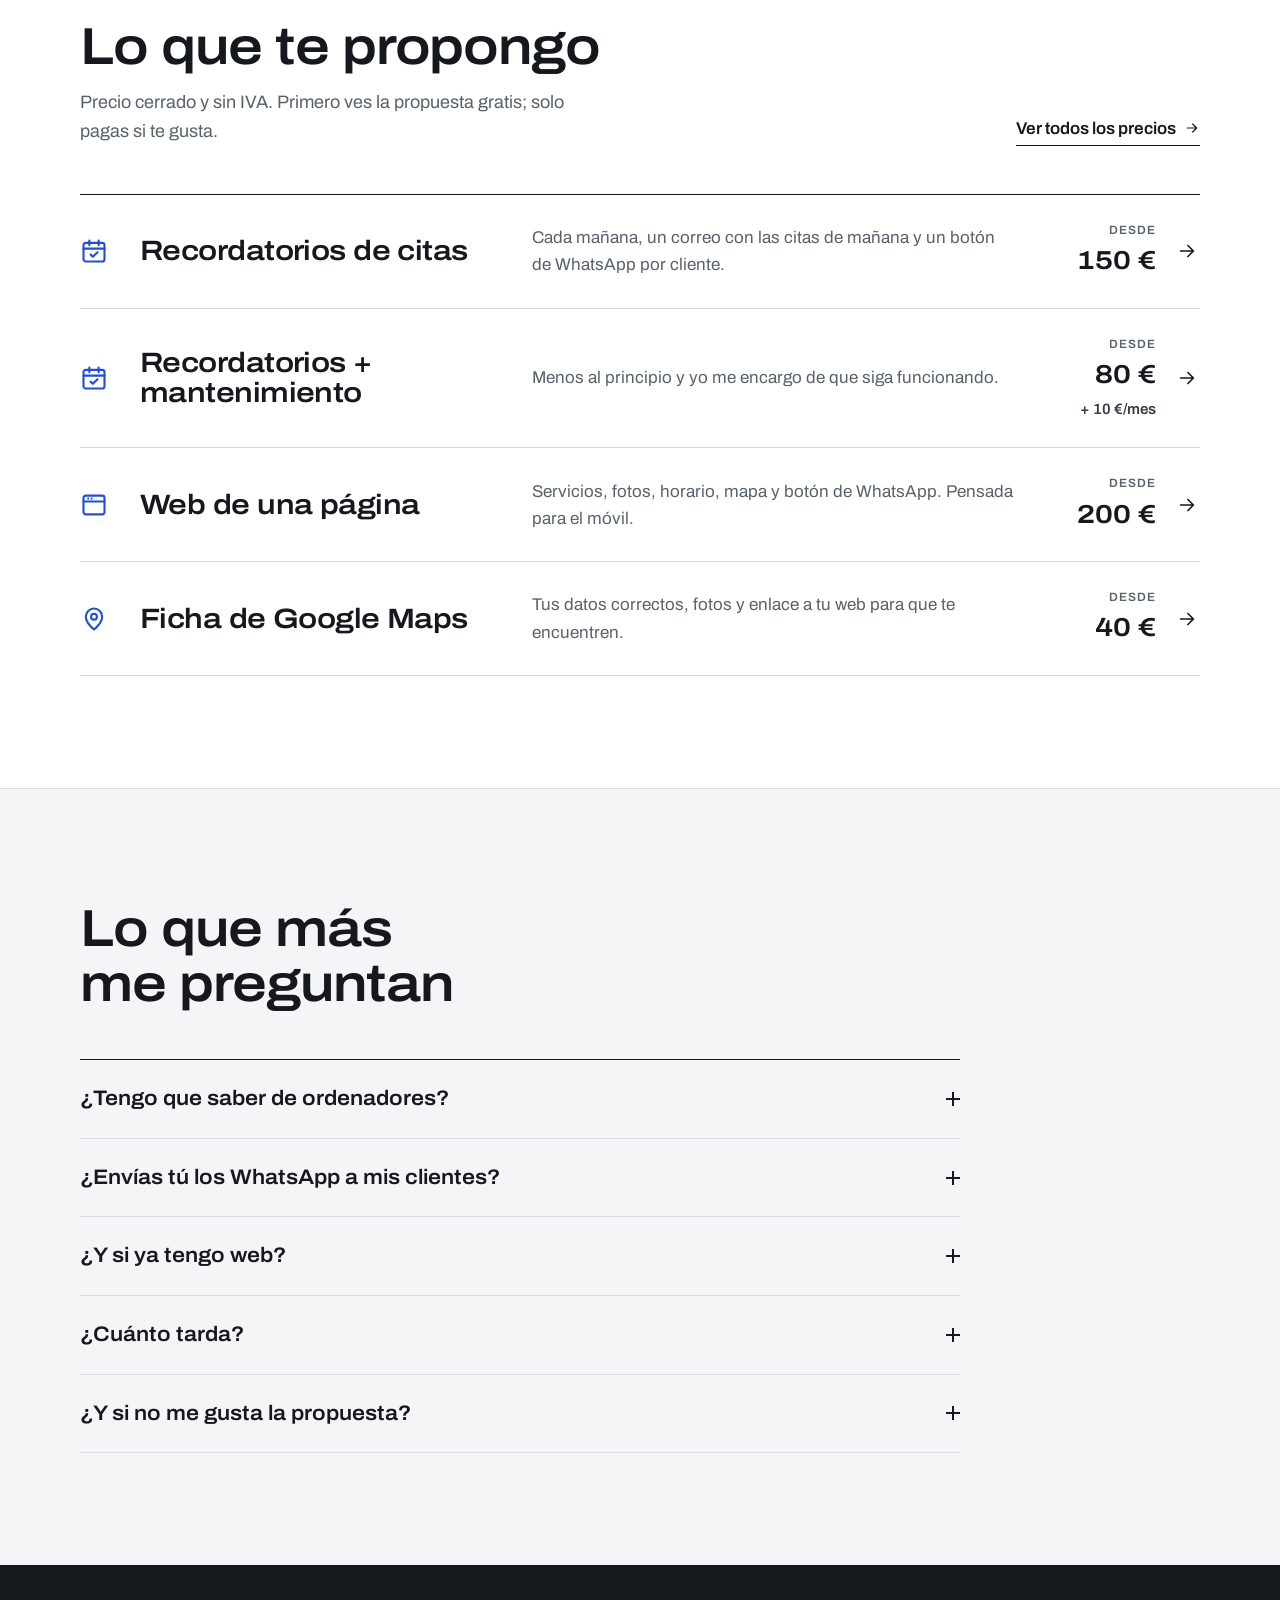
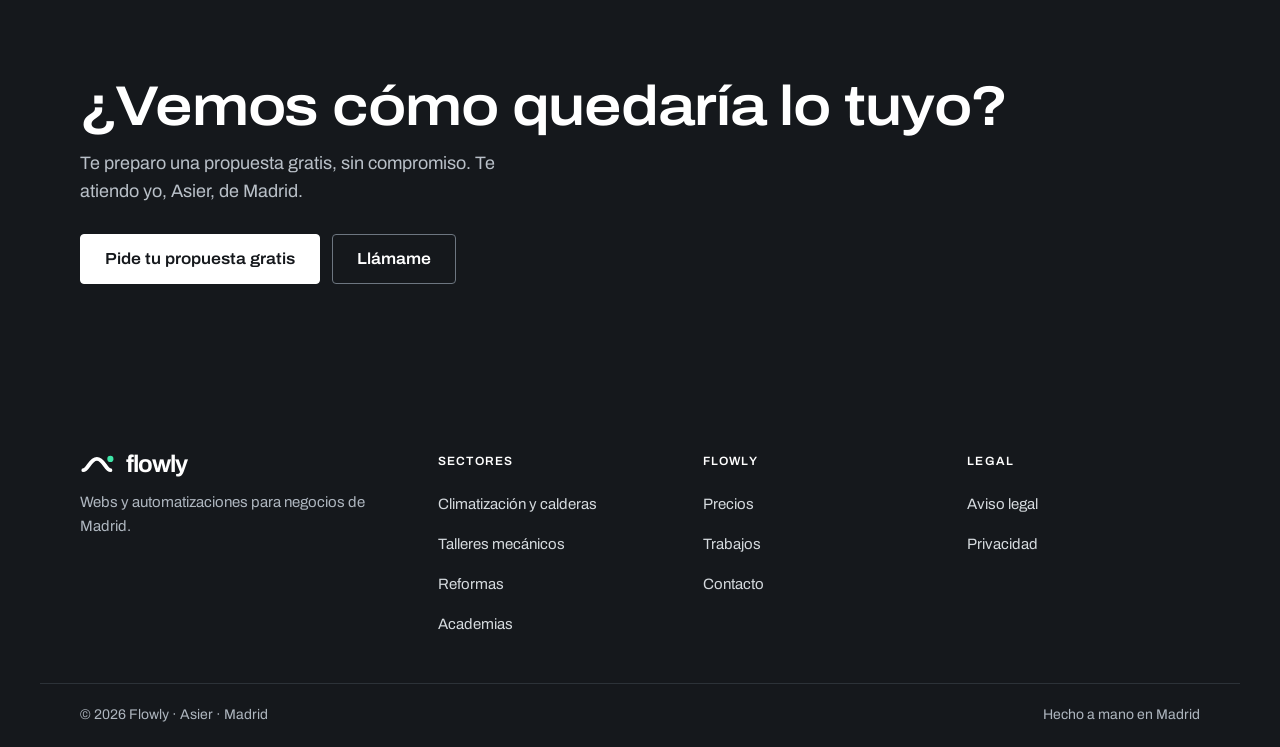
<file: academias/index.html>
<!doctype html>
<html lang="es">
<head>
<meta charset="utf-8">
<meta name="viewport" content="width=device-width, initial-scale=1, viewport-fit=cover">
<title>Recordatorios y webs para academias de refuerzo en Madrid · Flowly</title>
<link rel="canonical" href="https://flowlydesign.es/academias/">
<meta property="og:title" content="Recordatorios y webs para academias de refuerzo en Madrid · Flowly">
<meta property="og:description" content="Recordatorios de clases y avisos a las familias por WhatsApp, y webs para academias de refuerzo de Madrid. Propuesta gratis y precio cerrado.">
<meta property="og:url" content="https://flowlydesign.es/academias/">
<meta property="og:type" content="website">
<meta property="og:locale" content="es_ES">
<meta name="theme-color" content="#ffffff">
<link rel="icon" href="/favicon.ico" sizes="48x48">
<link rel="icon" href="/favicon.svg" type="image/svg+xml">
<link rel="icon" href="/favicon-96.png" type="image/png" sizes="96x96">
<link rel="apple-touch-icon" href="/apple-touch-icon.png">
<link rel="manifest" href="/site.webmanifest">
<script type="application/ld+json">{"@context": "https://schema.org", "@type": "ProfessionalService", "name": "Flowly", "url": "https://flowlydesign.es/", "description": "Webs y automatizaciones para negocios de Madrid.", "email": "flowlydesigns@gmail.com", "telephone": "+34644801005", "areaServed": "Madrid", "address": {"@type": "PostalAddress", "addressLocality": "Madrid", "addressCountry": "ES"}, "priceRange": "€€"}</script>
<meta name="description" content="Recordatorios de clases y avisos a las familias por WhatsApp, y webs para academias de refuerzo de Madrid. Propuesta gratis y precio cerrado.">
<link rel="preload" href="/assets/fonts/archivo-latin.woff2" as="font" type="font/woff2" crossorigin>
<link rel="stylesheet" href="/assets/site.css">
</head>
<body>
<header>
  <div class="in bar">
    <a class="logo" href="/" aria-label="Flowly, inicio"><svg viewBox="0 0 64 40" fill="none" aria-hidden="true"><path d="M6 30 C 14 30, 18 10, 30 10 S 46 30, 54 30" stroke="currentColor" stroke-width="7" stroke-linecap="round"/><circle cx="54" cy="10" r="5.5" fill="#3ee6a8"/></svg>flowly</a>
    <nav class="nav" aria-label="Principal">
      <a href="/">Inicio</a><a href="/#servicios">Servicios y precios</a><a href="/#trabajos">Trabajos</a><a href="/#proceso">Cómo trabajo</a>
    </nav>
    <a class="btn" href="/#contacto">Pide tu propuesta</a>
    <button class="burger" id="burger" type="button" aria-expanded="false" aria-controls="mnav" aria-label="Abrir menú"><svg viewBox="0 0 24 24" fill="none" stroke="currentColor" stroke-width="2" stroke-linecap="round" aria-hidden="true"><path class="l1" d="M4 7h16"/><path class="l2" d="M4 12h16"/><path class="l3" d="M4 17h16"/></svg></button>
  </div>
  <nav class="mnav" id="mnav" aria-label="Menú móvil">
    <a href="/">Inicio</a><a href="/#servicios">Servicios y precios</a><a href="/#trabajos">Trabajos</a><a href="/#proceso">Cómo trabajo</a><a href="/#contacto">Contacto</a>
    <a class="btn" href="/#contacto">Pide tu propuesta gratis</a>
  </nav>
</header>
<main>
  <section class="hero"><div class="in">
    <div>
      <p class="crumbs"><a href="/">Inicio</a> / Academias de refuerzo</p>
      <h1>Menos mensajes a las familias, más tiempo para dar clase</h1>
      <p class="sub">Recordatorios de clases y avisos a las familias por WhatsApp, y una web con asignaturas y horarios. Para academias de refuerzo de Madrid.</p>
      <div class="cta">
        <a class="btn btn-wa" href="https://wa.me/34644801005?text=Hola%2C%20Asier.%20Tengo%20una%20academia%20de%20refuerzo%20y%20me%20interesan%20los%20recordatorios%20a%20las%20familias." target="_blank" rel="noopener"><svg viewBox="0 0 24 24" fill="currentColor" fill-rule="evenodd" aria-hidden="true"><path d="M12 2a10 10 0 0 0-8.6 15.1L2 22l5-1.3A10 10 0 1 0 12 2zm4.5 12.1c-.2-.1-1.5-.7-1.7-.8s-.4-.1-.6.1-.6.8-.8 1-.3.2-.5.1a6.7 6.7 0 0 1-3.3-2.9c-.2-.4.3-.4.8-1.3.1-.2 0-.3 0-.4l-.8-1.8c-.2-.5-.4-.4-.6-.4h-.5a1 1 0 0 0-.7.3 3 3 0 0 0-.9 2.2 5.2 5.2 0 0 0 1.1 2.8 11.9 11.9 0 0 0 4.6 4c1.7.7 2.4.8 3.2.7a2.8 2.8 0 0 0 1.8-1.3 2.3 2.3 0 0 0 .2-1.3z"/></svg>Escríbeme por WhatsApp</a>
        <a class="btn btn-line" href="tel:+34644801005"><svg viewBox="0 0 24 24" fill="none" stroke="currentColor" stroke-width="1.8" stroke-linecap="round" stroke-linejoin="round" aria-hidden="true"><path d="M5 4h4l2 5-2.5 1.5a11 11 0 0 0 5 5L15 13l5 2v4a2 2 0 0 1-2 2A16 16 0 0 1 3 6a2 2 0 0 1 2-2"/></svg>Llámame</a>
      </div>
      <dl class="terms">
        <div><dt>Propuesta</dt><dd>Gratis</dd></div>
        <div><dt>Precio</dt><dd>Cerrado</dd></div>
        <div><dt>Permanencia</dt><dd>Ninguna</dd></div>
        <div><dt>Titular</dt><dd>Tu negocio</dd></div>
      </dl>
    </div>
    <figure class="fig">
      <div class="chathead"><span class="av">AG</span><div><b>Ana (madre de Lucía)</b><small>WhatsApp</small></div></div>
      <div class="chatfig" id="chat"><span class="day">Hoy</span><div class="bub out" style="animation-delay:0.5s">Hola, Ana. Te recordamos que mañana a las 17:00 Lucía tiene clase de matemáticas. ¡Hasta mañana!<time>12:30</time></div><div class="bub in" style="animation-delay:1.6s">¡Gracias! Allí estará.<time>12:41</time></div></div>
      <figcaption><span><b>Fig. 1</b> · Recordatorio de clase</span><span>Ejemplo con datos inventados</span></figcaption>
    </figure>
  </div></section>

  <section class="sheet"><div class="in">
    <div class="shead"><div><h2>Así cambia el día a día</h2></div></div>
    <table class="cmp"><thead><tr><th scope="col">Ahora</th><th scope="col">Con Flowly</th></tr></thead><tbody><tr><td><span><svg viewBox="0 0 24 24" fill="none" stroke="currentColor" stroke-width="1.8" stroke-linecap="round" stroke-linejoin="round" aria-hidden="true"><path d="M6 6l12 12M18 6L6 18"/></svg>Escribes a cada familia, una por una, para avisar de clases y cambios.</span></td><td><span><svg viewBox="0 0 24 24" fill="none" stroke="currentColor" stroke-width="1.8" stroke-linecap="round" stroke-linejoin="round" aria-hidden="true"><path d="M5 12.5l4.5 4.5L19 7.5"/></svg><span><b>Un botón por familia</b> con el mensaje ya escrito.</span></span></td></tr><tr><td><span><svg viewBox="0 0 24 24" fill="none" stroke="currentColor" stroke-width="1.8" stroke-linecap="round" stroke-linejoin="round" aria-hidden="true"><path d="M6 6l12 12M18 6L6 18"/></svg>Alumnos que faltan porque se les olvida.</span></td><td><span><svg viewBox="0 0 24 24" fill="none" stroke="currentColor" stroke-width="1.8" stroke-linecap="round" stroke-linejoin="round" aria-hidden="true"><path d="M5 12.5l4.5 4.5L19 7.5"/></svg><span><b>Recordatorio el día antes</b> a cada familia.</span></span></td></tr><tr><td><span><svg viewBox="0 0 24 24" fill="none" stroke="currentColor" stroke-width="1.8" stroke-linecap="round" stroke-linejoin="round" aria-hidden="true"><path d="M6 6l12 12M18 6L6 18"/></svg>Las familias no encuentran horarios ni precios.</span></td><td><span><svg viewBox="0 0 24 24" fill="none" stroke="currentColor" stroke-width="1.8" stroke-linecap="round" stroke-linejoin="round" aria-hidden="true"><path d="M5 12.5l4.5 4.5L19 7.5"/></svg><span><b>Una web con asignaturas, horarios</b> y botón para la clase de prueba.</span></span></td></tr><tr><td><span><svg viewBox="0 0 24 24" fill="none" stroke="currentColor" stroke-width="1.8" stroke-linecap="round" stroke-linejoin="round" aria-hidden="true"><path d="M6 6l12 12M18 6L6 18"/></svg>Tus datos están mal o repetidos por internet.</span></td><td><span><svg viewBox="0 0 24 24" fill="none" stroke="currentColor" stroke-width="1.8" stroke-linecap="round" stroke-linejoin="round" aria-hidden="true"><path d="M5 12.5l4.5 4.5L19 7.5"/></svg><span><b>Un solo teléfono y una dirección</b>, iguales en todas partes.</span></span></td></tr></tbody></table>
  </div></section>


  <section><div class="in">
    <div class="shead"><div><h2>Lo que te propongo</h2><p>Precio cerrado y sin IVA. Primero ves la propuesta gratis; solo pagas si te gusta.</p></div><a class="more" href="/#servicios">Ver todos los precios <svg viewBox="0 0 24 24" fill="none" stroke="currentColor" stroke-width="1.8" stroke-linecap="round" stroke-linejoin="round" aria-hidden="true"><path d="M5 12h14M13 6l6 6-6 6"/></svg></a></div>
    <ul class="range offer"><li><a href="/#servicios"><svg class="ico" viewBox="0 0 24 24" fill="none" stroke="currentColor" stroke-width="1.8" stroke-linecap="round" stroke-linejoin="round" aria-hidden="true"><rect x="3" y="5" width="18" height="16" rx="2"/><path d="M8 3v4M16 3v4M3 10h18M9 15l2 2 4-4"/></svg><h3>Recordatorios de citas</h3><p>Cada mañana, un correo con las citas de mañana y un botón de WhatsApp por cliente.</p><span class="price"><small>Desde</small><b>150 €</b></span><svg class="go" viewBox="0 0 24 24" fill="none" stroke="currentColor" stroke-width="1.8" stroke-linecap="round" stroke-linejoin="round" aria-hidden="true"><path d="M5 12h14M13 6l6 6-6 6"/></svg></a></li><li><a href="/#servicios"><svg class="ico" viewBox="0 0 24 24" fill="none" stroke="currentColor" stroke-width="1.8" stroke-linecap="round" stroke-linejoin="round" aria-hidden="true"><rect x="3" y="5" width="18" height="16" rx="2"/><path d="M8 3v4M16 3v4M3 10h18M9 15l2 2 4-4"/></svg><h3>Recordatorios + mantenimiento</h3><p>Menos al principio y yo me encargo de que siga funcionando.</p><span class="price"><small>Desde</small><b>80 €</b><small class="mo">+ 10 €/mes</small></span><svg class="go" viewBox="0 0 24 24" fill="none" stroke="currentColor" stroke-width="1.8" stroke-linecap="round" stroke-linejoin="round" aria-hidden="true"><path d="M5 12h14M13 6l6 6-6 6"/></svg></a></li><li><a href="/#servicios"><svg class="ico" viewBox="0 0 24 24" fill="none" stroke="currentColor" stroke-width="1.8" stroke-linecap="round" stroke-linejoin="round" aria-hidden="true"><rect x="3" y="4" width="18" height="16" rx="2"/><path d="M3 9h18M7 6.5h.01M10 6.5h.01"/></svg><h3>Web de una página</h3><p>Servicios, fotos, horario, mapa y botón de WhatsApp. Pensada para el móvil.</p><span class="price"><small>Desde</small><b>200 €</b></span><svg class="go" viewBox="0 0 24 24" fill="none" stroke="currentColor" stroke-width="1.8" stroke-linecap="round" stroke-linejoin="round" aria-hidden="true"><path d="M5 12h14M13 6l6 6-6 6"/></svg></a></li><li><a href="/#servicios"><svg class="ico" viewBox="0 0 24 24" fill="none" stroke="currentColor" stroke-width="1.8" stroke-linecap="round" stroke-linejoin="round" aria-hidden="true"><path d="M12 21s-7-5.5-7-11a7 7 0 0 1 14 0c0 5.5-7 11-7 11z"/><circle cx="12" cy="10" r="2.5"/></svg><h3>Ficha de Google Maps</h3><p>Tus datos correctos, fotos y enlace a tu web para que te encuentren.</p><span class="price"><small>Desde</small><b>40 €</b></span><svg class="go" viewBox="0 0 24 24" fill="none" stroke="currentColor" stroke-width="1.8" stroke-linecap="round" stroke-linejoin="round" aria-hidden="true"><path d="M5 12h14M13 6l6 6-6 6"/></svg></a></li></ul>
  </div></section>

  <section class="sheet"><div class="in">
    <div class="shead"><div><h2>Lo que más me preguntan</h2></div></div>
    <div class="faq"><details><summary>¿Tengo que saber de ordenadores?</summary><p>No. Yo lo monto todo y te explico lo poco que tienes que hacer. Para los recordatorios, sigues apuntando las citas en tu calendario como siempre.</p></details><details><summary>¿Envías tú los WhatsApp a mis clientes?</summary><p>No. Recibes un correo con un botón por cliente y, al tocarlo, se abre tu WhatsApp con el mensaje escrito. Tú decides si lo envías.</p></details><details><summary>¿Y si ya tengo web?</summary><p>Te digo con sinceridad si merece la pena cambiarla. A veces basta con arreglar tu ficha de Google o añadir los recordatorios.</p></details><details><summary>¿Cuánto tarda?</summary><p>La propuesta te la enseño en 2–3 días. Cuando le das el visto bueno y la ajustamos, ponerla en marcha lleva 1–2 días.</p></details><details><summary>¿Y si no me gusta la propuesta?</summary><p>No pagas nada. La propuesta es gratis y sin compromiso.</p></details></div>
  </div></section>

  <section class="close"><div class="in">
    <div><h2>¿Vemos cómo quedaría lo tuyo?</h2><p>Te preparo una propuesta gratis, sin compromiso. Te atiendo yo, Asier, de Madrid.</p></div>
    <div class="cta"><a class="btn" href="https://wa.me/34644801005?text=Hola%2C%20Asier.%20Tengo%20una%20academia%20de%20refuerzo%20y%20me%20interesan%20los%20recordatorios%20a%20las%20familias." target="_blank" rel="noopener">Pide tu propuesta gratis</a><a class="btn btn-line" href="tel:+34644801005">Llámame</a></div>
  </div></section>
</main>
<footer>
  <div class="in top">
    <div><a class="logo" href="/" aria-label="Flowly, inicio"><svg viewBox="0 0 64 40" fill="none" aria-hidden="true"><path d="M6 30 C 14 30, 18 10, 30 10 S 46 30, 54 30" stroke="currentColor" stroke-width="7" stroke-linecap="round"/><circle cx="54" cy="10" r="5.5" fill="#3ee6a8"/></svg>flowly</a><p>Webs y automatizaciones para negocios de Madrid.</p></div>
    <div><p class="fh">Sectores</p><ul><li><a href="/calderas/">Climatización y calderas</a></li><li><a href="/talleres/">Talleres mecánicos</a></li><li><a href="/reformas/">Reformas</a></li><li><a href="/academias/">Academias</a></li></ul></div>
    <div><p class="fh">Flowly</p><ul><li><a href="/#servicios">Precios</a></li><li><a href="/#trabajos">Trabajos</a></li><li><a href="/#contacto">Contacto</a></li></ul></div>
    <div><p class="fh">Legal</p><ul><li><a href="/#legal">Aviso legal</a></li><li><a href="/#legal">Privacidad</a></li></ul></div>
  </div>
  <div class="in bottom"><span>© 2026 Flowly · Asier · Madrid</span><span>Hecho a mano en Madrid</span></div>
</footer>
<a class="fab" href="https://wa.me/34644801005?text=Hola%2C%20Asier.%20Tengo%20una%20academia%20de%20refuerzo%20y%20me%20interesan%20los%20recordatorios%20a%20las%20familias." target="_blank" rel="noopener" aria-label="Escribir por WhatsApp"><svg viewBox="0 0 24 24" fill="currentColor" fill-rule="evenodd" aria-hidden="true"><path d="M12 2a10 10 0 0 0-8.6 15.1L2 22l5-1.3A10 10 0 1 0 12 2zm4.5 12.1c-.2-.1-1.5-.7-1.7-.8s-.4-.1-.6.1-.6.8-.8 1-.3.2-.5.1a6.7 6.7 0 0 1-3.3-2.9c-.2-.4.3-.4.8-1.3.1-.2 0-.3 0-.4l-.8-1.8c-.2-.5-.4-.4-.6-.4h-.5a1 1 0 0 0-.7.3 3 3 0 0 0-.9 2.2 5.2 5.2 0 0 0 1.1 2.8 11.9 11.9 0 0 0 4.6 4c1.7.7 2.4.8 3.2.7a2.8 2.8 0 0 0 1.8-1.3 2.3 2.3 0 0 0 .2-1.3z"/></svg><span>WhatsApp</span></a>
<script src="/assets/nicho.js" defer></script>
</body>
</html>
</file>
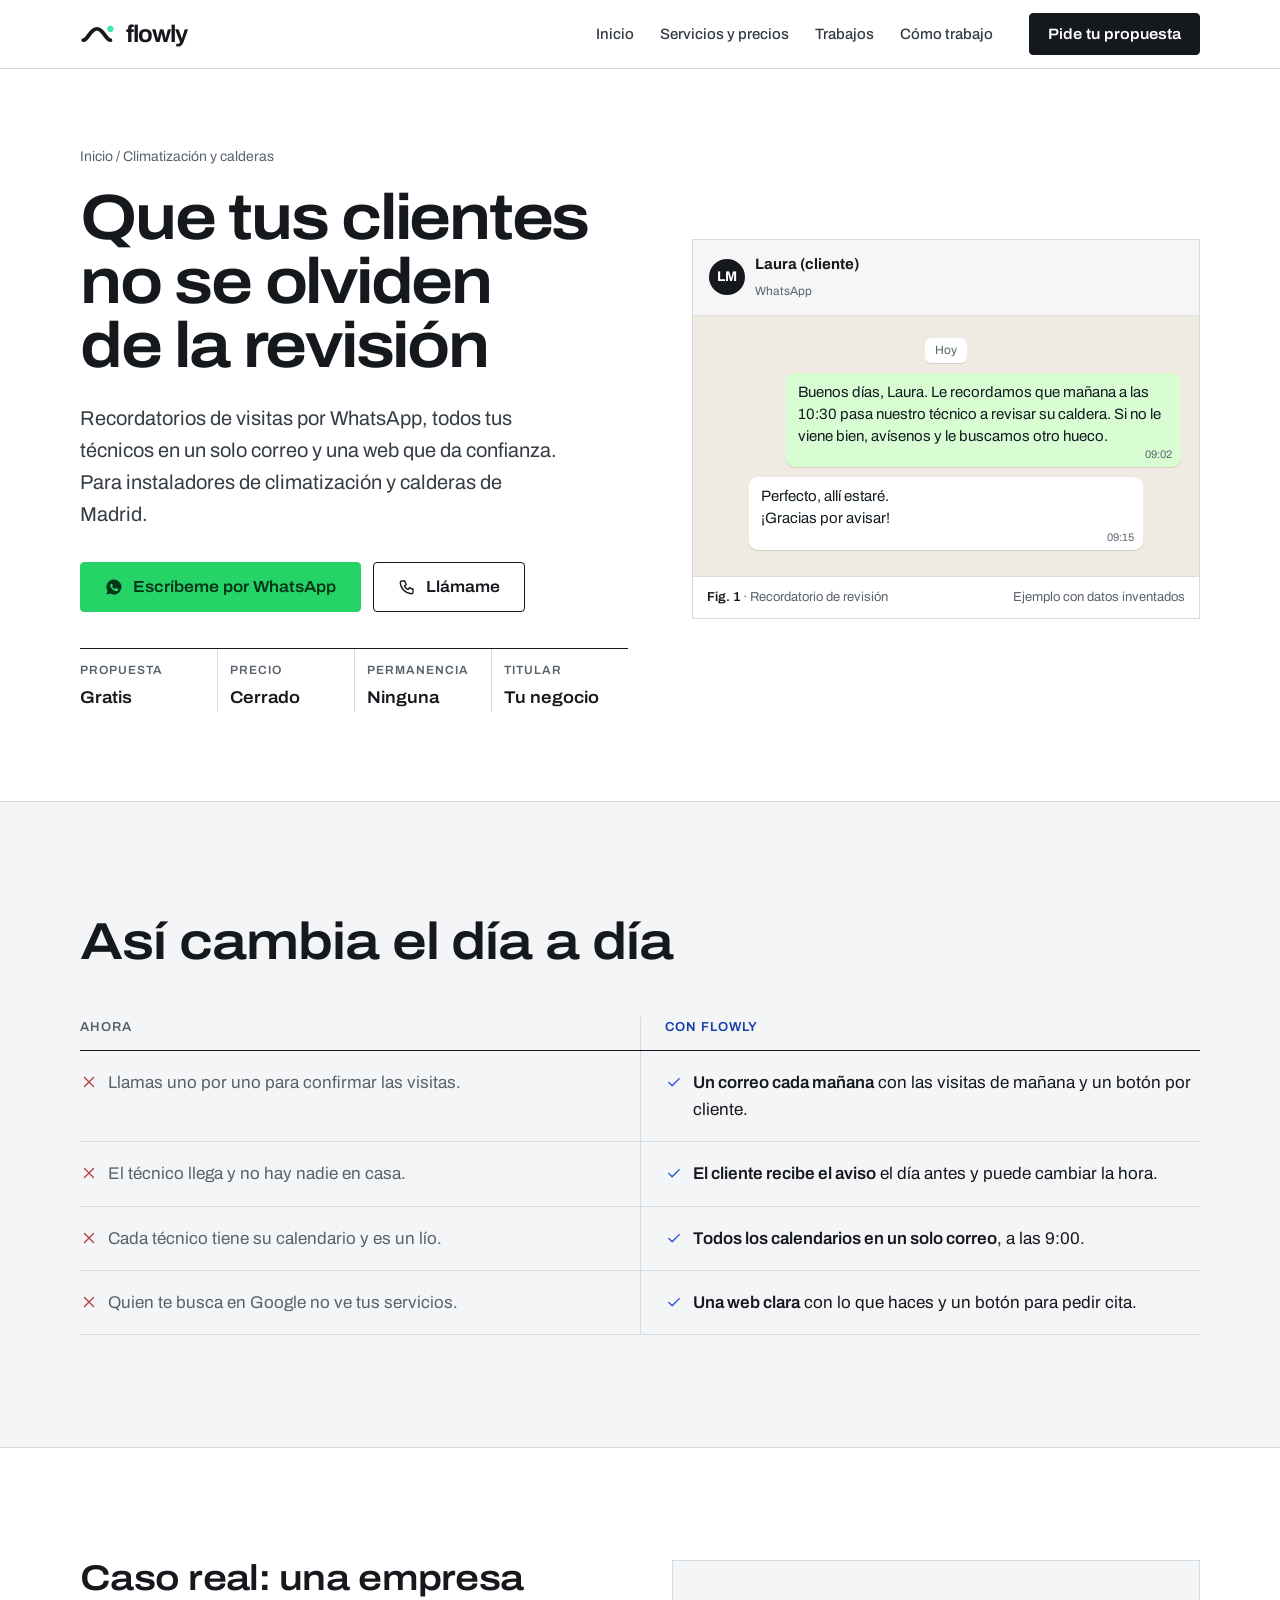
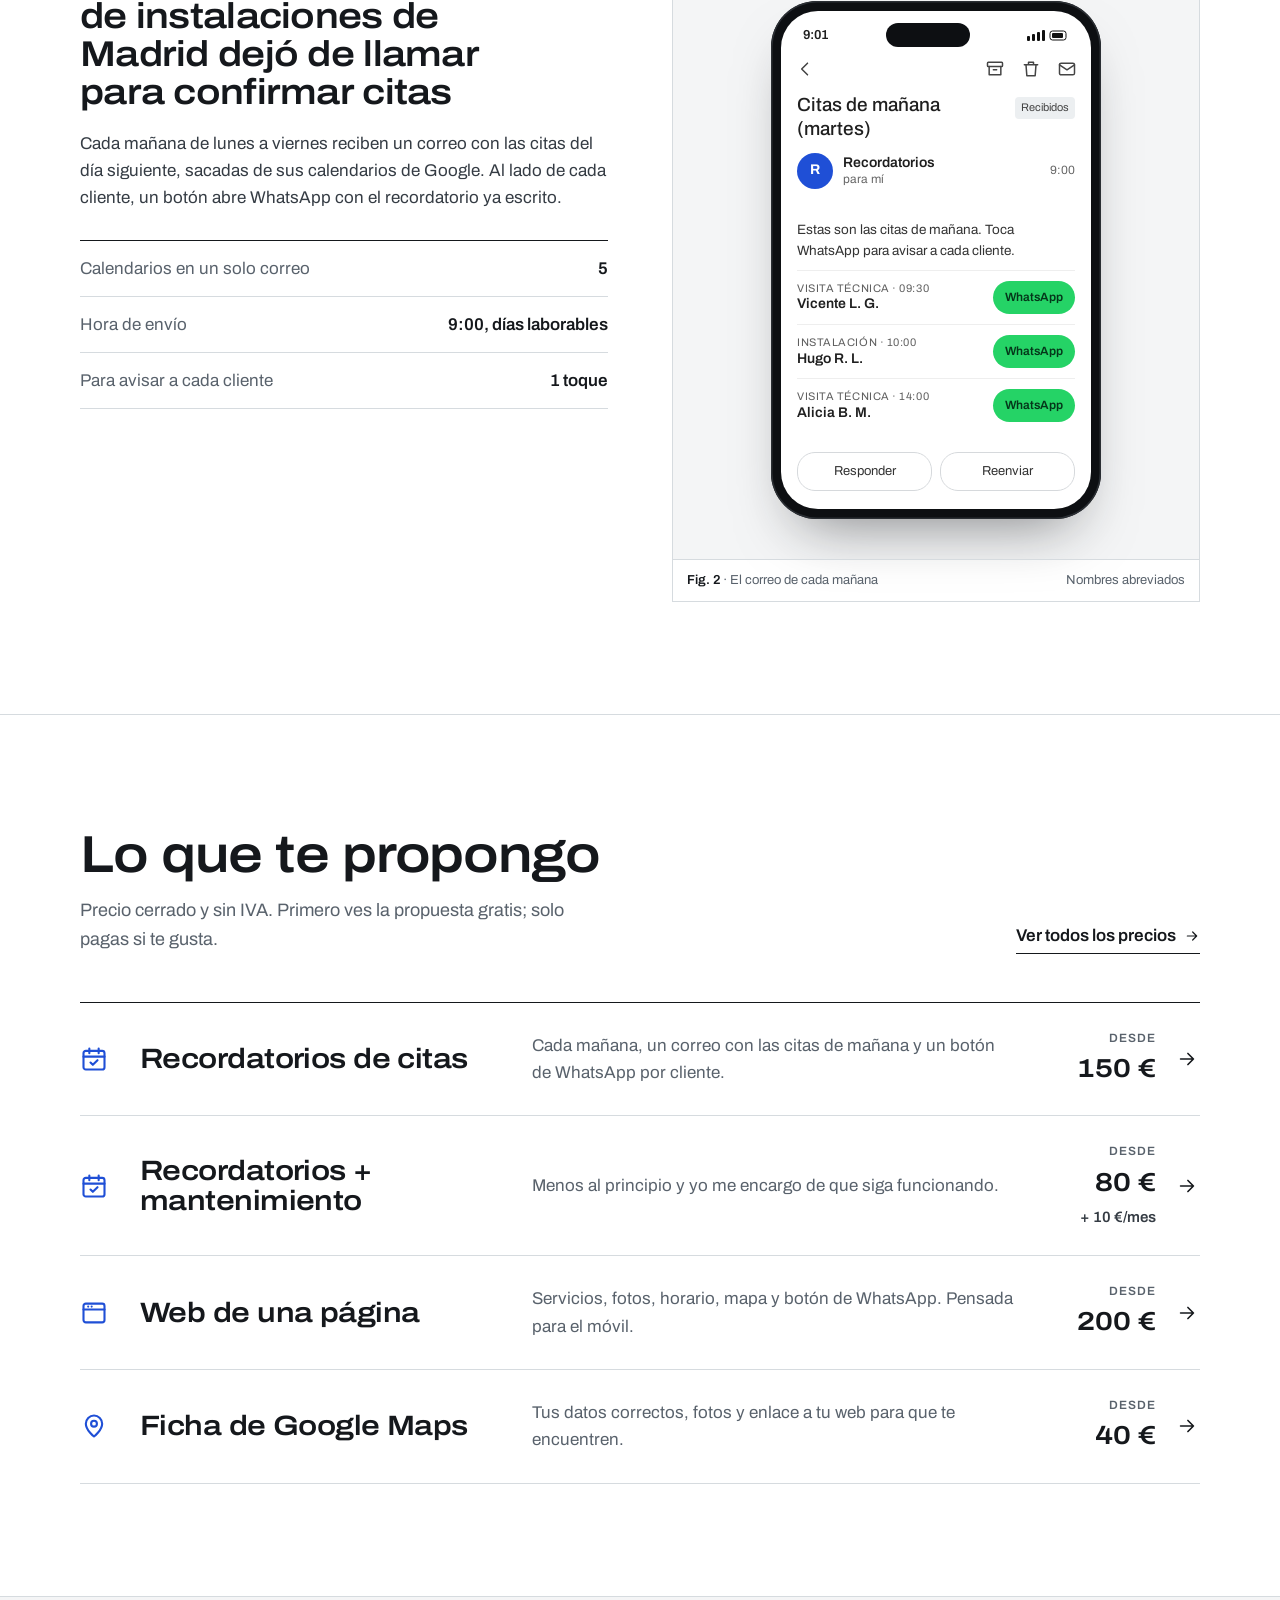
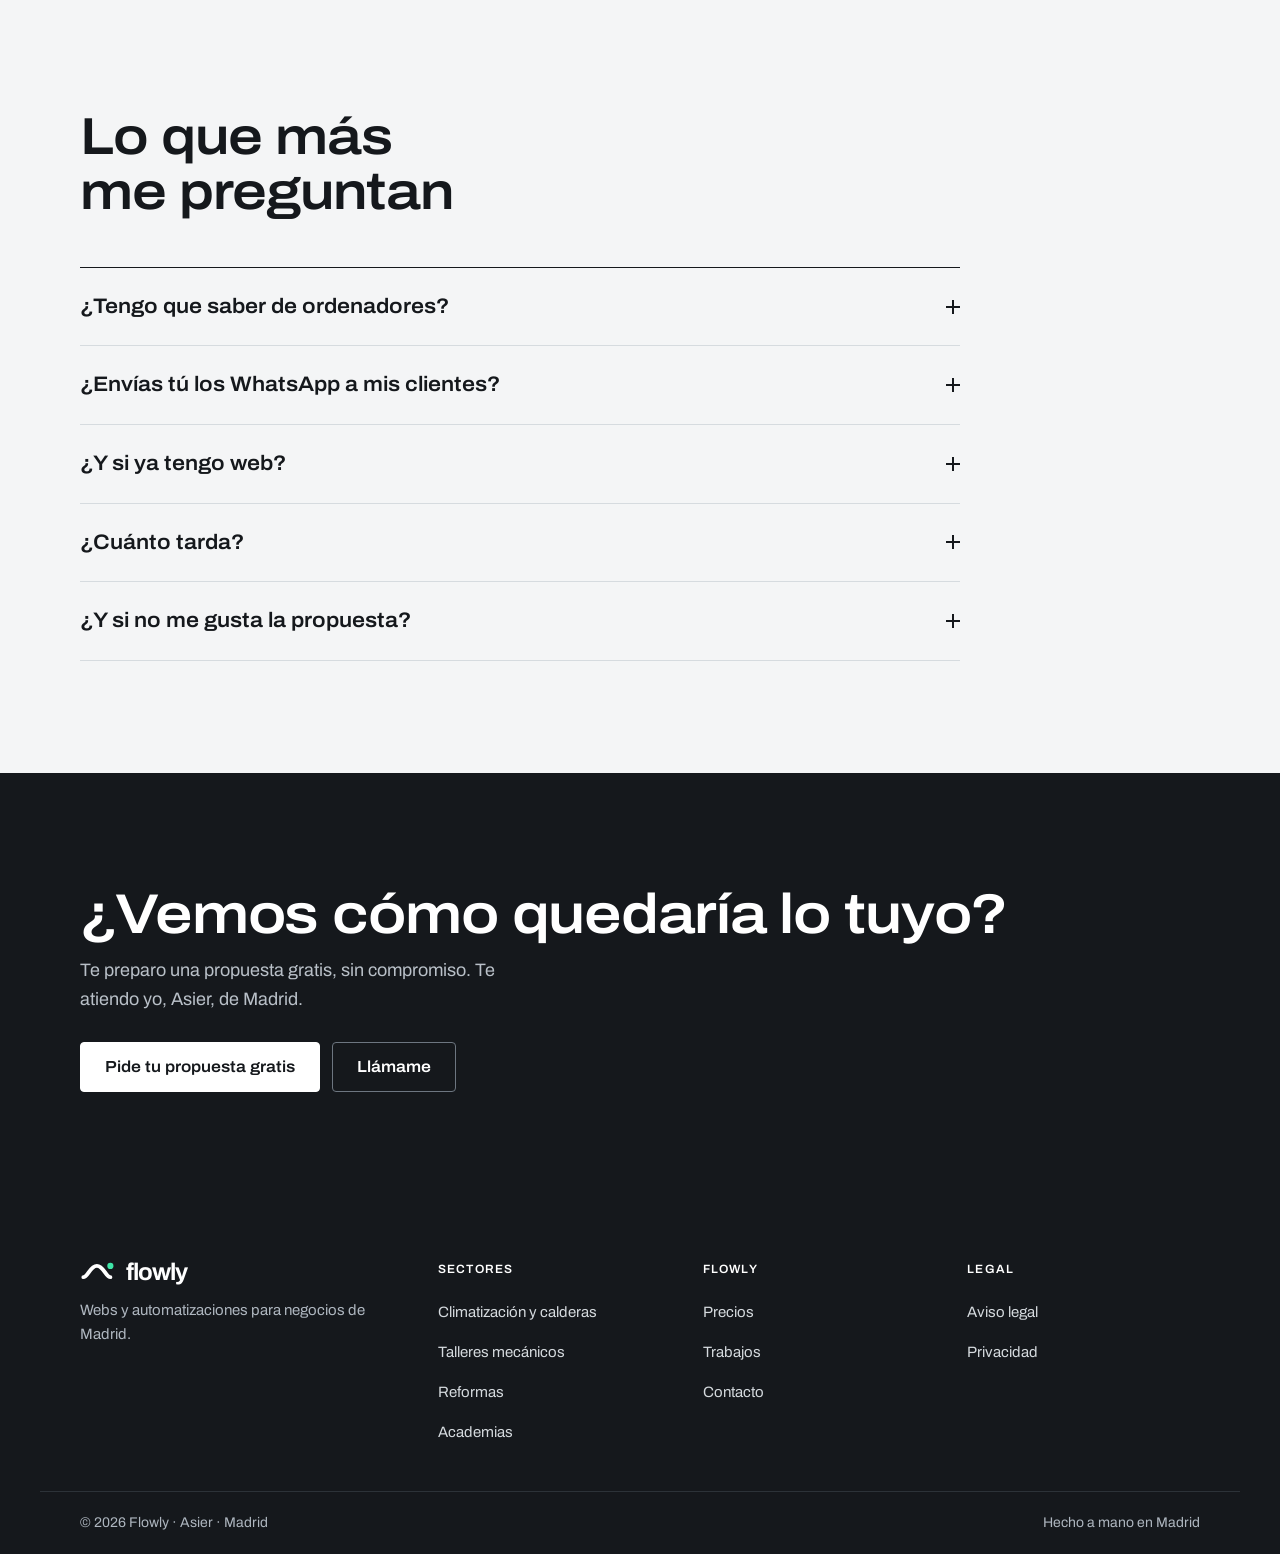
<file: calderas/index.html>
<!doctype html>
<html lang="es">
<head>
<meta charset="utf-8">
<meta name="viewport" content="width=device-width, initial-scale=1, viewport-fit=cover">
<title>Recordatorios y webs para instaladores de climatización y calderas en Madrid · Flowly</title>
<link rel="canonical" href="https://flowlydesign.es/calderas/">
<meta property="og:title" content="Recordatorios y webs para instaladores de climatización y calderas en Madrid · Flowly">
<meta property="og:description" content="Recordatorios de visitas y revisiones por WhatsApp y webs para instaladores de climatización y calderas de Madrid. Propuesta gratis y precio cerrado.">
<meta property="og:url" content="https://flowlydesign.es/calderas/">
<meta property="og:type" content="website">
<meta property="og:locale" content="es_ES">
<meta name="theme-color" content="#ffffff">
<link rel="icon" href="/favicon.ico" sizes="48x48">
<link rel="icon" href="/favicon.svg" type="image/svg+xml">
<link rel="icon" href="/favicon-96.png" type="image/png" sizes="96x96">
<link rel="apple-touch-icon" href="/apple-touch-icon.png">
<link rel="manifest" href="/site.webmanifest">
<script type="application/ld+json">{"@context": "https://schema.org", "@type": "ProfessionalService", "name": "Flowly", "url": "https://flowlydesign.es/", "description": "Webs y automatizaciones para negocios de Madrid.", "email": "flowlydesigns@gmail.com", "telephone": "+34644801005", "areaServed": "Madrid", "address": {"@type": "PostalAddress", "addressLocality": "Madrid", "addressCountry": "ES"}, "priceRange": "€€"}</script>
<meta name="description" content="Recordatorios de visitas y revisiones por WhatsApp y webs para instaladores de climatización y calderas de Madrid. Propuesta gratis y precio cerrado.">
<link rel="preload" href="/assets/fonts/archivo-latin.woff2" as="font" type="font/woff2" crossorigin>
<link rel="stylesheet" href="/assets/site.css">
</head>
<body>
<header>
  <div class="in bar">
    <a class="logo" href="/" aria-label="Flowly, inicio"><svg viewBox="0 0 64 40" fill="none" aria-hidden="true"><path d="M6 30 C 14 30, 18 10, 30 10 S 46 30, 54 30" stroke="currentColor" stroke-width="7" stroke-linecap="round"/><circle cx="54" cy="10" r="5.5" fill="#3ee6a8"/></svg>flowly</a>
    <nav class="nav" aria-label="Principal">
      <a href="/">Inicio</a><a href="/#servicios">Servicios y precios</a><a href="/#trabajos">Trabajos</a><a href="/#proceso">Cómo trabajo</a>
    </nav>
    <a class="btn" href="/#contacto">Pide tu propuesta</a>
    <button class="burger" id="burger" type="button" aria-expanded="false" aria-controls="mnav" aria-label="Abrir menú"><svg viewBox="0 0 24 24" fill="none" stroke="currentColor" stroke-width="2" stroke-linecap="round" aria-hidden="true"><path class="l1" d="M4 7h16"/><path class="l2" d="M4 12h16"/><path class="l3" d="M4 17h16"/></svg></button>
  </div>
  <nav class="mnav" id="mnav" aria-label="Menú móvil">
    <a href="/">Inicio</a><a href="/#servicios">Servicios y precios</a><a href="/#trabajos">Trabajos</a><a href="/#proceso">Cómo trabajo</a><a href="/#contacto">Contacto</a>
    <a class="btn" href="/#contacto">Pide tu propuesta gratis</a>
  </nav>
</header>
<main>
  <section class="hero"><div class="in">
    <div>
      <p class="crumbs"><a href="/">Inicio</a> / Climatización y calderas</p>
      <h1>Que tus clientes no se olviden de la revisión</h1>
      <p class="sub">Recordatorios de visitas por WhatsApp, todos tus técnicos en un solo correo y una web que da confianza. Para instaladores de climatización y calderas de Madrid.</p>
      <div class="cta">
        <a class="btn btn-wa" href="https://wa.me/34644801005?text=Hola%2C%20Asier.%20Tengo%20una%20empresa%20de%20climatizaci%C3%B3n%20y%20calderas%20y%20me%20interesan%20los%20recordatorios." target="_blank" rel="noopener"><svg viewBox="0 0 24 24" fill="currentColor" fill-rule="evenodd" aria-hidden="true"><path d="M12 2a10 10 0 0 0-8.6 15.1L2 22l5-1.3A10 10 0 1 0 12 2zm4.5 12.1c-.2-.1-1.5-.7-1.7-.8s-.4-.1-.6.1-.6.8-.8 1-.3.2-.5.1a6.7 6.7 0 0 1-3.3-2.9c-.2-.4.3-.4.8-1.3.1-.2 0-.3 0-.4l-.8-1.8c-.2-.5-.4-.4-.6-.4h-.5a1 1 0 0 0-.7.3 3 3 0 0 0-.9 2.2 5.2 5.2 0 0 0 1.1 2.8 11.9 11.9 0 0 0 4.6 4c1.7.7 2.4.8 3.2.7a2.8 2.8 0 0 0 1.8-1.3 2.3 2.3 0 0 0 .2-1.3z"/></svg>Escríbeme por WhatsApp</a>
        <a class="btn btn-line" href="tel:+34644801005"><svg viewBox="0 0 24 24" fill="none" stroke="currentColor" stroke-width="1.8" stroke-linecap="round" stroke-linejoin="round" aria-hidden="true"><path d="M5 4h4l2 5-2.5 1.5a11 11 0 0 0 5 5L15 13l5 2v4a2 2 0 0 1-2 2A16 16 0 0 1 3 6a2 2 0 0 1 2-2"/></svg>Llámame</a>
      </div>
      <dl class="terms">
        <div><dt>Propuesta</dt><dd>Gratis</dd></div>
        <div><dt>Precio</dt><dd>Cerrado</dd></div>
        <div><dt>Permanencia</dt><dd>Ninguna</dd></div>
        <div><dt>Titular</dt><dd>Tu negocio</dd></div>
      </dl>
    </div>
    <figure class="fig">
      <div class="chathead"><span class="av">LM</span><div><b>Laura (cliente)</b><small>WhatsApp</small></div></div>
      <div class="chatfig" id="chat"><span class="day">Hoy</span><div class="bub out" style="animation-delay:0.5s">Buenos días, Laura. Le recordamos que mañana a las 10:30 pasa nuestro técnico a revisar su caldera. Si no le viene bien, avísenos y le buscamos otro hueco.<time>09:02</time></div><div class="bub in" style="animation-delay:1.6s">Perfecto, allí estaré. ¡Gracias por avisar!<time>09:15</time></div></div>
      <figcaption><span><b>Fig. 1</b> · Recordatorio de revisión</span><span>Ejemplo con datos inventados</span></figcaption>
    </figure>
  </div></section>

  <section class="sheet"><div class="in">
    <div class="shead"><div><h2>Así cambia el día a día</h2></div></div>
    <table class="cmp"><thead><tr><th scope="col">Ahora</th><th scope="col">Con Flowly</th></tr></thead><tbody><tr><td><span><svg viewBox="0 0 24 24" fill="none" stroke="currentColor" stroke-width="1.8" stroke-linecap="round" stroke-linejoin="round" aria-hidden="true"><path d="M6 6l12 12M18 6L6 18"/></svg>Llamas uno por uno para confirmar las visitas.</span></td><td><span><svg viewBox="0 0 24 24" fill="none" stroke="currentColor" stroke-width="1.8" stroke-linecap="round" stroke-linejoin="round" aria-hidden="true"><path d="M5 12.5l4.5 4.5L19 7.5"/></svg><span><b>Un correo cada mañana</b> con las visitas de mañana y un botón por cliente.</span></span></td></tr><tr><td><span><svg viewBox="0 0 24 24" fill="none" stroke="currentColor" stroke-width="1.8" stroke-linecap="round" stroke-linejoin="round" aria-hidden="true"><path d="M6 6l12 12M18 6L6 18"/></svg>El técnico llega y no hay nadie en casa.</span></td><td><span><svg viewBox="0 0 24 24" fill="none" stroke="currentColor" stroke-width="1.8" stroke-linecap="round" stroke-linejoin="round" aria-hidden="true"><path d="M5 12.5l4.5 4.5L19 7.5"/></svg><span><b>El cliente recibe el aviso</b> el día antes y puede cambiar la hora.</span></span></td></tr><tr><td><span><svg viewBox="0 0 24 24" fill="none" stroke="currentColor" stroke-width="1.8" stroke-linecap="round" stroke-linejoin="round" aria-hidden="true"><path d="M6 6l12 12M18 6L6 18"/></svg>Cada técnico tiene su calendario y es un lío.</span></td><td><span><svg viewBox="0 0 24 24" fill="none" stroke="currentColor" stroke-width="1.8" stroke-linecap="round" stroke-linejoin="round" aria-hidden="true"><path d="M5 12.5l4.5 4.5L19 7.5"/></svg><span><b>Todos los calendarios en un solo correo</b>, a las 9:00.</span></span></td></tr><tr><td><span><svg viewBox="0 0 24 24" fill="none" stroke="currentColor" stroke-width="1.8" stroke-linecap="round" stroke-linejoin="round" aria-hidden="true"><path d="M6 6l12 12M18 6L6 18"/></svg>Quien te busca en Google no ve tus servicios.</span></td><td><span><svg viewBox="0 0 24 24" fill="none" stroke="currentColor" stroke-width="1.8" stroke-linecap="round" stroke-linejoin="round" aria-hidden="true"><path d="M5 12.5l4.5 4.5L19 7.5"/></svg><span><b>Una web clara</b> con lo que haces y un botón para pedir cita.</span></span></td></tr></tbody></table>
  </div></section>

  <section><div class="in case">
    <div>
      <h2>Caso real: una empresa de instalaciones de Madrid dejó de llamar para confirmar citas</h2>
      <p>Cada mañana de lunes a viernes reciben un correo con las citas del día siguiente, sacadas de sus calendarios de Google. Al lado de cada cliente, un botón abre WhatsApp con el recordatorio ya escrito.</p>
      <dl class="spec">
        <div><dt>Calendarios en un solo correo</dt><dd>5</dd></div>
        <div><dt>Hora de envío</dt><dd>9:00, días laborables</dd></div>
        <div><dt>Para avisar a cada cliente</dt><dd>1 toque</dd></div>
      </dl>
    </div>
    <figure class="fig">
      <div class="plate" aria-hidden="true">
        <div class="pm"><div class="pm-s"><div class="pm-st"><span>9:01</span><i></i><svg viewBox="0 0 42 11" aria-hidden="true"><rect x="0" y="6" width="3" height="5" rx="1" fill="#111"/><rect x="5" y="4" width="3" height="7" rx="1" fill="#111"/><rect x="10" y="2" width="3" height="9" rx="1" fill="#111"/><rect x="15" y="0" width="3" height="11" rx="1" fill="#111"/><rect x="23" y="1" width="16" height="9" rx="2.5" fill="none" stroke="#111"/><rect x="25" y="3" width="11" height="5" rx="1" fill="#111"/></svg></div><div class="pm-bar"><svg viewBox="0 0 24 24" fill="none" stroke="currentColor" stroke-width="1.8" stroke-linecap="round" stroke-linejoin="round" aria-hidden="true"><path d="M15 5l-7 7 7 7"/></svg><span></span><svg viewBox="0 0 24 24" fill="none" stroke="currentColor" stroke-width="1.8" stroke-linecap="round" stroke-linejoin="round" aria-hidden="true"><rect x="3" y="4" width="18" height="5" rx="1"/><path d="M5 9v10h14V9M10 13h4"/></svg><svg viewBox="0 0 24 24" fill="none" stroke="currentColor" stroke-width="1.8" stroke-linecap="round" stroke-linejoin="round" aria-hidden="true"><path d="M4 7h16M9 7V4h6v3M6 7l1 13h10l1-13"/></svg><svg viewBox="0 0 24 24" fill="none" stroke="currentColor" stroke-width="1.8" stroke-linecap="round" stroke-linejoin="round" aria-hidden="true"><rect x="3" y="5" width="18" height="14" rx="2"/><path d="M3 7l9 6 9-6"/></svg></div><div class="pm-subj"><b>Citas de mañana (martes)</b><em>Recibidos</em></div><div class="pm-from"><span class="pm-av">R</span><div><b>Recordatorios</b><small>para mí</small></div><time>9:00</time></div><div class="pm-body"><p>Estas son las citas de mañana. Toca WhatsApp para avisar a cada cliente.</p><div class="pm-row"><div><small>Visita técnica · 09:30</small><span>Vicente L. G.</span></div><span class="pm-wa">WhatsApp</span></div><div class="pm-row"><div><small>Instalación · 10:00</small><span>Hugo R. L.</span></div><span class="pm-wa">WhatsApp</span></div><div class="pm-row"><div><small>Visita técnica · 14:00</small><span>Alicia B. M.</span></div><span class="pm-wa">WhatsApp</span></div></div><div class="pm-act"><span>Responder</span><span>Reenviar</span></div></div></div>
      </div>
      <figcaption><span><b>Fig. 2</b> · El correo de cada mañana</span><span>Nombres abreviados</span></figcaption>
    </figure>
  </div></section>

  <section><div class="in">
    <div class="shead"><div><h2>Lo que te propongo</h2><p>Precio cerrado y sin IVA. Primero ves la propuesta gratis; solo pagas si te gusta.</p></div><a class="more" href="/#servicios">Ver todos los precios <svg viewBox="0 0 24 24" fill="none" stroke="currentColor" stroke-width="1.8" stroke-linecap="round" stroke-linejoin="round" aria-hidden="true"><path d="M5 12h14M13 6l6 6-6 6"/></svg></a></div>
    <ul class="range offer"><li><a href="/#servicios"><svg class="ico" viewBox="0 0 24 24" fill="none" stroke="currentColor" stroke-width="1.8" stroke-linecap="round" stroke-linejoin="round" aria-hidden="true"><rect x="3" y="5" width="18" height="16" rx="2"/><path d="M8 3v4M16 3v4M3 10h18M9 15l2 2 4-4"/></svg><h3>Recordatorios de citas</h3><p>Cada mañana, un correo con las citas de mañana y un botón de WhatsApp por cliente.</p><span class="price"><small>Desde</small><b>150 €</b></span><svg class="go" viewBox="0 0 24 24" fill="none" stroke="currentColor" stroke-width="1.8" stroke-linecap="round" stroke-linejoin="round" aria-hidden="true"><path d="M5 12h14M13 6l6 6-6 6"/></svg></a></li><li><a href="/#servicios"><svg class="ico" viewBox="0 0 24 24" fill="none" stroke="currentColor" stroke-width="1.8" stroke-linecap="round" stroke-linejoin="round" aria-hidden="true"><rect x="3" y="5" width="18" height="16" rx="2"/><path d="M8 3v4M16 3v4M3 10h18M9 15l2 2 4-4"/></svg><h3>Recordatorios + mantenimiento</h3><p>Menos al principio y yo me encargo de que siga funcionando.</p><span class="price"><small>Desde</small><b>80 €</b><small class="mo">+ 10 €/mes</small></span><svg class="go" viewBox="0 0 24 24" fill="none" stroke="currentColor" stroke-width="1.8" stroke-linecap="round" stroke-linejoin="round" aria-hidden="true"><path d="M5 12h14M13 6l6 6-6 6"/></svg></a></li><li><a href="/#servicios"><svg class="ico" viewBox="0 0 24 24" fill="none" stroke="currentColor" stroke-width="1.8" stroke-linecap="round" stroke-linejoin="round" aria-hidden="true"><rect x="3" y="4" width="18" height="16" rx="2"/><path d="M3 9h18M7 6.5h.01M10 6.5h.01"/></svg><h3>Web de una página</h3><p>Servicios, fotos, horario, mapa y botón de WhatsApp. Pensada para el móvil.</p><span class="price"><small>Desde</small><b>200 €</b></span><svg class="go" viewBox="0 0 24 24" fill="none" stroke="currentColor" stroke-width="1.8" stroke-linecap="round" stroke-linejoin="round" aria-hidden="true"><path d="M5 12h14M13 6l6 6-6 6"/></svg></a></li><li><a href="/#servicios"><svg class="ico" viewBox="0 0 24 24" fill="none" stroke="currentColor" stroke-width="1.8" stroke-linecap="round" stroke-linejoin="round" aria-hidden="true"><path d="M12 21s-7-5.5-7-11a7 7 0 0 1 14 0c0 5.5-7 11-7 11z"/><circle cx="12" cy="10" r="2.5"/></svg><h3>Ficha de Google Maps</h3><p>Tus datos correctos, fotos y enlace a tu web para que te encuentren.</p><span class="price"><small>Desde</small><b>40 €</b></span><svg class="go" viewBox="0 0 24 24" fill="none" stroke="currentColor" stroke-width="1.8" stroke-linecap="round" stroke-linejoin="round" aria-hidden="true"><path d="M5 12h14M13 6l6 6-6 6"/></svg></a></li></ul>
  </div></section>

  <section class="sheet"><div class="in">
    <div class="shead"><div><h2>Lo que más me preguntan</h2></div></div>
    <div class="faq"><details><summary>¿Tengo que saber de ordenadores?</summary><p>No. Yo lo monto todo y te explico lo poco que tienes que hacer. Para los recordatorios, sigues apuntando las citas en tu calendario como siempre.</p></details><details><summary>¿Envías tú los WhatsApp a mis clientes?</summary><p>No. Recibes un correo con un botón por cliente y, al tocarlo, se abre tu WhatsApp con el mensaje escrito. Tú decides si lo envías.</p></details><details><summary>¿Y si ya tengo web?</summary><p>Te digo con sinceridad si merece la pena cambiarla. A veces basta con arreglar tu ficha de Google o añadir los recordatorios.</p></details><details><summary>¿Cuánto tarda?</summary><p>La propuesta te la enseño en 2–3 días. Cuando le das el visto bueno y la ajustamos, ponerla en marcha lleva 1–2 días.</p></details><details><summary>¿Y si no me gusta la propuesta?</summary><p>No pagas nada. La propuesta es gratis y sin compromiso.</p></details></div>
  </div></section>

  <section class="close"><div class="in">
    <div><h2>¿Vemos cómo quedaría lo tuyo?</h2><p>Te preparo una propuesta gratis, sin compromiso. Te atiendo yo, Asier, de Madrid.</p></div>
    <div class="cta"><a class="btn" href="https://wa.me/34644801005?text=Hola%2C%20Asier.%20Tengo%20una%20empresa%20de%20climatizaci%C3%B3n%20y%20calderas%20y%20me%20interesan%20los%20recordatorios." target="_blank" rel="noopener">Pide tu propuesta gratis</a><a class="btn btn-line" href="tel:+34644801005">Llámame</a></div>
  </div></section>
</main>
<footer>
  <div class="in top">
    <div><a class="logo" href="/" aria-label="Flowly, inicio"><svg viewBox="0 0 64 40" fill="none" aria-hidden="true"><path d="M6 30 C 14 30, 18 10, 30 10 S 46 30, 54 30" stroke="currentColor" stroke-width="7" stroke-linecap="round"/><circle cx="54" cy="10" r="5.5" fill="#3ee6a8"/></svg>flowly</a><p>Webs y automatizaciones para negocios de Madrid.</p></div>
    <div><p class="fh">Sectores</p><ul><li><a href="/calderas/">Climatización y calderas</a></li><li><a href="/talleres/">Talleres mecánicos</a></li><li><a href="/reformas/">Reformas</a></li><li><a href="/academias/">Academias</a></li></ul></div>
    <div><p class="fh">Flowly</p><ul><li><a href="/#servicios">Precios</a></li><li><a href="/#trabajos">Trabajos</a></li><li><a href="/#contacto">Contacto</a></li></ul></div>
    <div><p class="fh">Legal</p><ul><li><a href="/#legal">Aviso legal</a></li><li><a href="/#legal">Privacidad</a></li></ul></div>
  </div>
  <div class="in bottom"><span>© 2026 Flowly · Asier · Madrid</span><span>Hecho a mano en Madrid</span></div>
</footer>
<a class="fab" href="https://wa.me/34644801005?text=Hola%2C%20Asier.%20Tengo%20una%20empresa%20de%20climatizaci%C3%B3n%20y%20calderas%20y%20me%20interesan%20los%20recordatorios." target="_blank" rel="noopener" aria-label="Escribir por WhatsApp"><svg viewBox="0 0 24 24" fill="currentColor" fill-rule="evenodd" aria-hidden="true"><path d="M12 2a10 10 0 0 0-8.6 15.1L2 22l5-1.3A10 10 0 1 0 12 2zm4.5 12.1c-.2-.1-1.5-.7-1.7-.8s-.4-.1-.6.1-.6.8-.8 1-.3.2-.5.1a6.7 6.7 0 0 1-3.3-2.9c-.2-.4.3-.4.8-1.3.1-.2 0-.3 0-.4l-.8-1.8c-.2-.5-.4-.4-.6-.4h-.5a1 1 0 0 0-.7.3 3 3 0 0 0-.9 2.2 5.2 5.2 0 0 0 1.1 2.8 11.9 11.9 0 0 0 4.6 4c1.7.7 2.4.8 3.2.7a2.8 2.8 0 0 0 1.8-1.3 2.3 2.3 0 0 0 .2-1.3z"/></svg><span>WhatsApp</span></a>
<script src="/assets/nicho.js" defer></script>
</body>
</html>
</file>
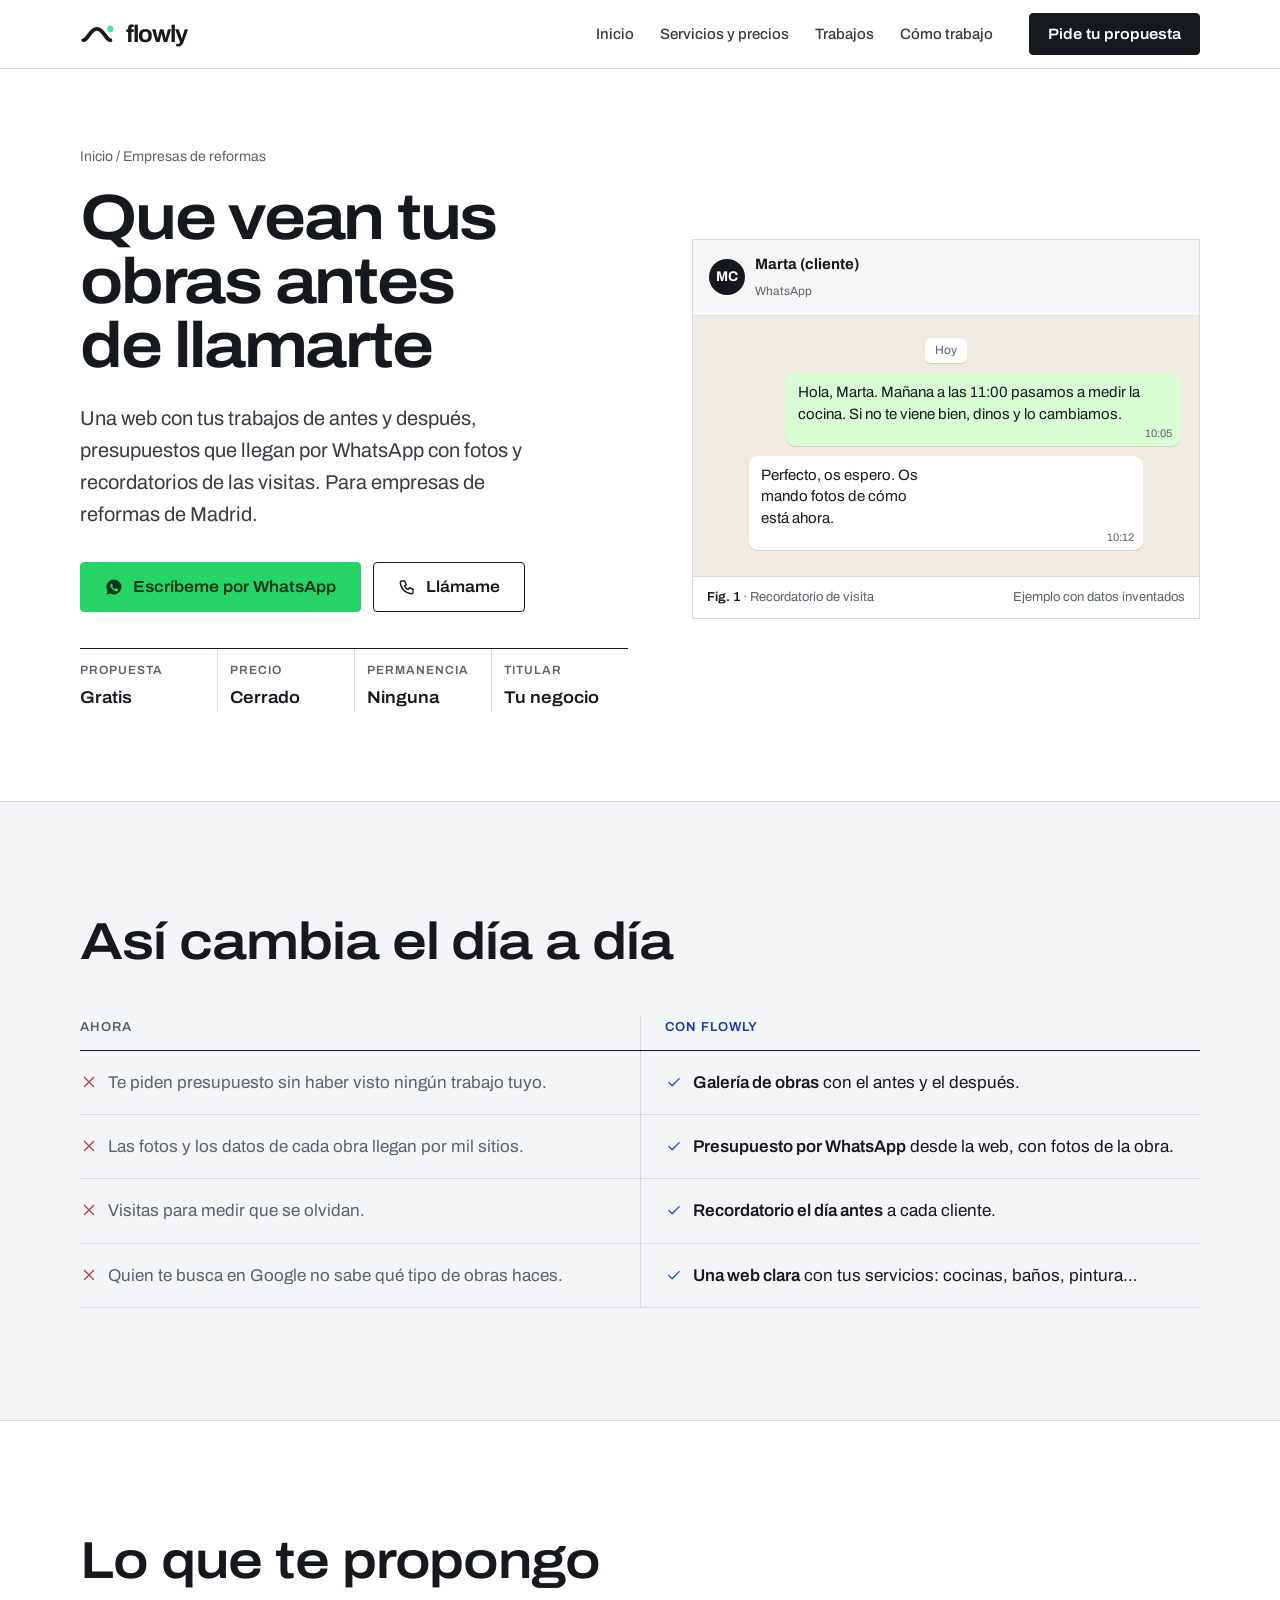
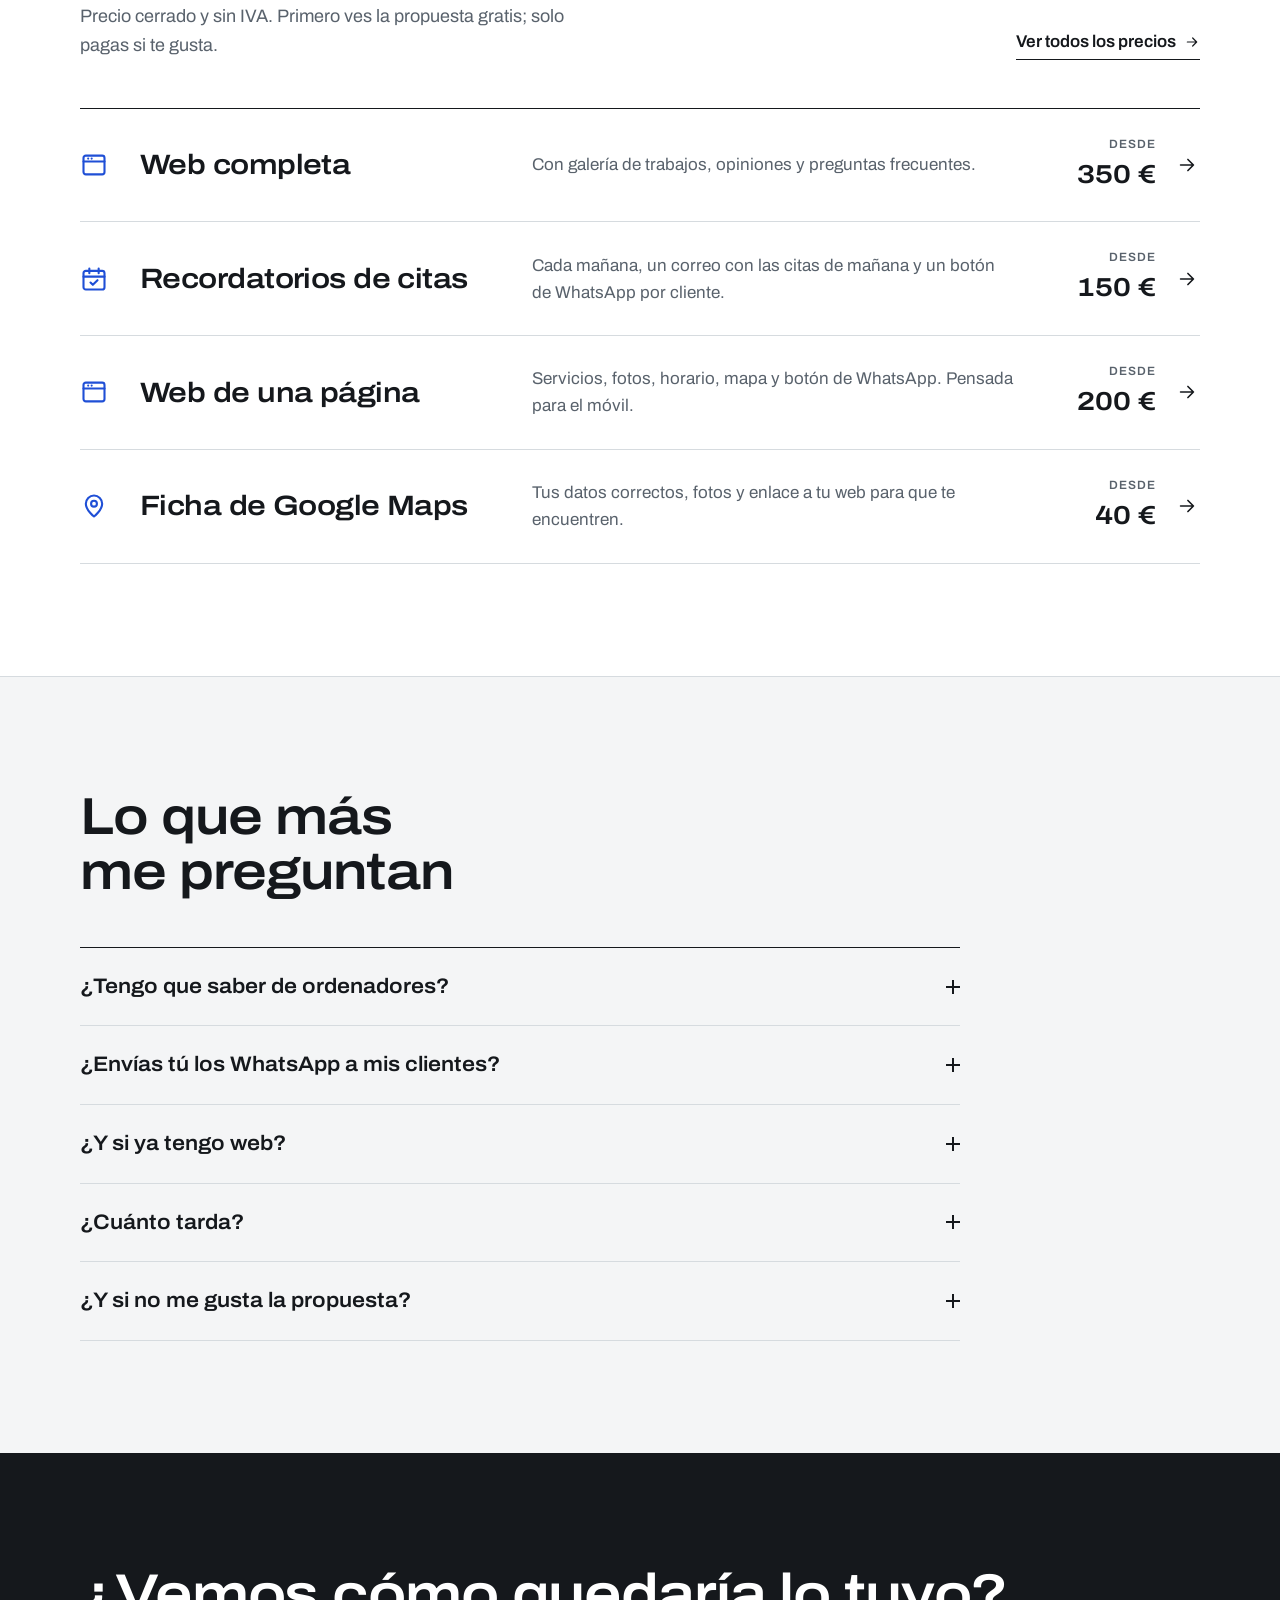
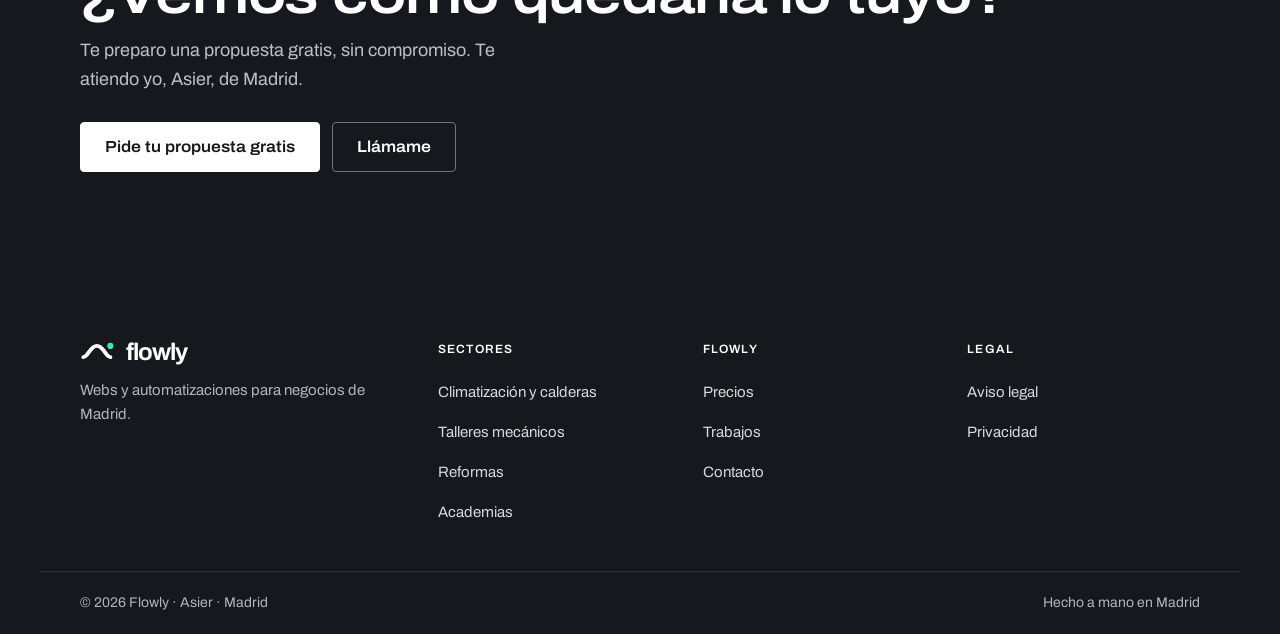
<file: reformas/index.html>
<!doctype html>
<html lang="es">
<head>
<meta charset="utf-8">
<meta name="viewport" content="width=device-width, initial-scale=1, viewport-fit=cover">
<title>Webs y avisos para empresas de reformas en Madrid · Flowly</title>
<link rel="canonical" href="https://flowlydesign.es/reformas/">
<meta property="og:title" content="Webs y avisos para empresas de reformas en Madrid · Flowly">
<meta property="og:description" content="Webs con tus obras de antes y después, presupuestos por WhatsApp y recordatorios de visitas para empresas de reformas de Madrid. Propuesta gratis.">
<meta property="og:url" content="https://flowlydesign.es/reformas/">
<meta property="og:type" content="website">
<meta property="og:locale" content="es_ES">
<meta name="theme-color" content="#ffffff">
<link rel="icon" href="/favicon.ico" sizes="48x48">
<link rel="icon" href="/favicon.svg" type="image/svg+xml">
<link rel="icon" href="/favicon-96.png" type="image/png" sizes="96x96">
<link rel="apple-touch-icon" href="/apple-touch-icon.png">
<link rel="manifest" href="/site.webmanifest">
<script type="application/ld+json">{"@context": "https://schema.org", "@type": "ProfessionalService", "name": "Flowly", "url": "https://flowlydesign.es/", "description": "Webs y automatizaciones para negocios de Madrid.", "email": "flowlydesigns@gmail.com", "telephone": "+34644801005", "areaServed": "Madrid", "address": {"@type": "PostalAddress", "addressLocality": "Madrid", "addressCountry": "ES"}, "priceRange": "€€"}</script>
<meta name="description" content="Webs con tus obras de antes y después, presupuestos por WhatsApp y recordatorios de visitas para empresas de reformas de Madrid. Propuesta gratis.">
<link rel="preload" href="/assets/fonts/archivo-latin.woff2" as="font" type="font/woff2" crossorigin>
<link rel="stylesheet" href="/assets/site.css">
</head>
<body>
<header>
  <div class="in bar">
    <a class="logo" href="/" aria-label="Flowly, inicio"><svg viewBox="0 0 64 40" fill="none" aria-hidden="true"><path d="M6 30 C 14 30, 18 10, 30 10 S 46 30, 54 30" stroke="currentColor" stroke-width="7" stroke-linecap="round"/><circle cx="54" cy="10" r="5.5" fill="#3ee6a8"/></svg>flowly</a>
    <nav class="nav" aria-label="Principal">
      <a href="/">Inicio</a><a href="/#servicios">Servicios y precios</a><a href="/#trabajos">Trabajos</a><a href="/#proceso">Cómo trabajo</a>
    </nav>
    <a class="btn" href="/#contacto">Pide tu propuesta</a>
    <button class="burger" id="burger" type="button" aria-expanded="false" aria-controls="mnav" aria-label="Abrir menú"><svg viewBox="0 0 24 24" fill="none" stroke="currentColor" stroke-width="2" stroke-linecap="round" aria-hidden="true"><path class="l1" d="M4 7h16"/><path class="l2" d="M4 12h16"/><path class="l3" d="M4 17h16"/></svg></button>
  </div>
  <nav class="mnav" id="mnav" aria-label="Menú móvil">
    <a href="/">Inicio</a><a href="/#servicios">Servicios y precios</a><a href="/#trabajos">Trabajos</a><a href="/#proceso">Cómo trabajo</a><a href="/#contacto">Contacto</a>
    <a class="btn" href="/#contacto">Pide tu propuesta gratis</a>
  </nav>
</header>
<main>
  <section class="hero"><div class="in">
    <div>
      <p class="crumbs"><a href="/">Inicio</a> / Empresas de reformas</p>
      <h1>Que vean tus obras antes de llamarte</h1>
      <p class="sub">Una web con tus trabajos de antes y después, presupuestos que llegan por WhatsApp con fotos y recordatorios de las visitas. Para empresas de reformas de Madrid.</p>
      <div class="cta">
        <a class="btn btn-wa" href="https://wa.me/34644801005?text=Hola%2C%20Asier.%20Tengo%20una%20empresa%20de%20reformas%20y%20me%20interesa%20una%20web%20con%20mis%20obras." target="_blank" rel="noopener"><svg viewBox="0 0 24 24" fill="currentColor" fill-rule="evenodd" aria-hidden="true"><path d="M12 2a10 10 0 0 0-8.6 15.1L2 22l5-1.3A10 10 0 1 0 12 2zm4.5 12.1c-.2-.1-1.5-.7-1.7-.8s-.4-.1-.6.1-.6.8-.8 1-.3.2-.5.1a6.7 6.7 0 0 1-3.3-2.9c-.2-.4.3-.4.8-1.3.1-.2 0-.3 0-.4l-.8-1.8c-.2-.5-.4-.4-.6-.4h-.5a1 1 0 0 0-.7.3 3 3 0 0 0-.9 2.2 5.2 5.2 0 0 0 1.1 2.8 11.9 11.9 0 0 0 4.6 4c1.7.7 2.4.8 3.2.7a2.8 2.8 0 0 0 1.8-1.3 2.3 2.3 0 0 0 .2-1.3z"/></svg>Escríbeme por WhatsApp</a>
        <a class="btn btn-line" href="tel:+34644801005"><svg viewBox="0 0 24 24" fill="none" stroke="currentColor" stroke-width="1.8" stroke-linecap="round" stroke-linejoin="round" aria-hidden="true"><path d="M5 4h4l2 5-2.5 1.5a11 11 0 0 0 5 5L15 13l5 2v4a2 2 0 0 1-2 2A16 16 0 0 1 3 6a2 2 0 0 1 2-2"/></svg>Llámame</a>
      </div>
      <dl class="terms">
        <div><dt>Propuesta</dt><dd>Gratis</dd></div>
        <div><dt>Precio</dt><dd>Cerrado</dd></div>
        <div><dt>Permanencia</dt><dd>Ninguna</dd></div>
        <div><dt>Titular</dt><dd>Tu negocio</dd></div>
      </dl>
    </div>
    <figure class="fig">
      <div class="chathead"><span class="av">MC</span><div><b>Marta (cliente)</b><small>WhatsApp</small></div></div>
      <div class="chatfig" id="chat"><span class="day">Hoy</span><div class="bub out" style="animation-delay:0.5s">Hola, Marta. Mañana a las 11:00 pasamos a medir la cocina. Si no te viene bien, dinos y lo cambiamos.<time>10:05</time></div><div class="bub in" style="animation-delay:1.6s">Perfecto, os espero. Os mando fotos de cómo está ahora.<time>10:12</time></div></div>
      <figcaption><span><b>Fig. 1</b> · Recordatorio de visita</span><span>Ejemplo con datos inventados</span></figcaption>
    </figure>
  </div></section>

  <section class="sheet"><div class="in">
    <div class="shead"><div><h2>Así cambia el día a día</h2></div></div>
    <table class="cmp"><thead><tr><th scope="col">Ahora</th><th scope="col">Con Flowly</th></tr></thead><tbody><tr><td><span><svg viewBox="0 0 24 24" fill="none" stroke="currentColor" stroke-width="1.8" stroke-linecap="round" stroke-linejoin="round" aria-hidden="true"><path d="M6 6l12 12M18 6L6 18"/></svg>Te piden presupuesto sin haber visto ningún trabajo tuyo.</span></td><td><span><svg viewBox="0 0 24 24" fill="none" stroke="currentColor" stroke-width="1.8" stroke-linecap="round" stroke-linejoin="round" aria-hidden="true"><path d="M5 12.5l4.5 4.5L19 7.5"/></svg><span><b>Galería de obras</b> con el antes y el después.</span></span></td></tr><tr><td><span><svg viewBox="0 0 24 24" fill="none" stroke="currentColor" stroke-width="1.8" stroke-linecap="round" stroke-linejoin="round" aria-hidden="true"><path d="M6 6l12 12M18 6L6 18"/></svg>Las fotos y los datos de cada obra llegan por mil sitios.</span></td><td><span><svg viewBox="0 0 24 24" fill="none" stroke="currentColor" stroke-width="1.8" stroke-linecap="round" stroke-linejoin="round" aria-hidden="true"><path d="M5 12.5l4.5 4.5L19 7.5"/></svg><span><b>Presupuesto por WhatsApp</b> desde la web, con fotos de la obra.</span></span></td></tr><tr><td><span><svg viewBox="0 0 24 24" fill="none" stroke="currentColor" stroke-width="1.8" stroke-linecap="round" stroke-linejoin="round" aria-hidden="true"><path d="M6 6l12 12M18 6L6 18"/></svg>Visitas para medir que se olvidan.</span></td><td><span><svg viewBox="0 0 24 24" fill="none" stroke="currentColor" stroke-width="1.8" stroke-linecap="round" stroke-linejoin="round" aria-hidden="true"><path d="M5 12.5l4.5 4.5L19 7.5"/></svg><span><b>Recordatorio el día antes</b> a cada cliente.</span></span></td></tr><tr><td><span><svg viewBox="0 0 24 24" fill="none" stroke="currentColor" stroke-width="1.8" stroke-linecap="round" stroke-linejoin="round" aria-hidden="true"><path d="M6 6l12 12M18 6L6 18"/></svg>Quien te busca en Google no sabe qué tipo de obras haces.</span></td><td><span><svg viewBox="0 0 24 24" fill="none" stroke="currentColor" stroke-width="1.8" stroke-linecap="round" stroke-linejoin="round" aria-hidden="true"><path d="M5 12.5l4.5 4.5L19 7.5"/></svg><span><b>Una web clara</b> con tus servicios: cocinas, baños, pintura…</span></span></td></tr></tbody></table>
  </div></section>


  <section><div class="in">
    <div class="shead"><div><h2>Lo que te propongo</h2><p>Precio cerrado y sin IVA. Primero ves la propuesta gratis; solo pagas si te gusta.</p></div><a class="more" href="/#servicios">Ver todos los precios <svg viewBox="0 0 24 24" fill="none" stroke="currentColor" stroke-width="1.8" stroke-linecap="round" stroke-linejoin="round" aria-hidden="true"><path d="M5 12h14M13 6l6 6-6 6"/></svg></a></div>
    <ul class="range offer"><li><a href="/#servicios"><svg class="ico" viewBox="0 0 24 24" fill="none" stroke="currentColor" stroke-width="1.8" stroke-linecap="round" stroke-linejoin="round" aria-hidden="true"><rect x="3" y="4" width="18" height="16" rx="2"/><path d="M3 9h18M7 6.5h.01M10 6.5h.01"/></svg><h3>Web completa</h3><p>Con galería de trabajos, opiniones y preguntas frecuentes.</p><span class="price"><small>Desde</small><b>350 €</b></span><svg class="go" viewBox="0 0 24 24" fill="none" stroke="currentColor" stroke-width="1.8" stroke-linecap="round" stroke-linejoin="round" aria-hidden="true"><path d="M5 12h14M13 6l6 6-6 6"/></svg></a></li><li><a href="/#servicios"><svg class="ico" viewBox="0 0 24 24" fill="none" stroke="currentColor" stroke-width="1.8" stroke-linecap="round" stroke-linejoin="round" aria-hidden="true"><rect x="3" y="5" width="18" height="16" rx="2"/><path d="M8 3v4M16 3v4M3 10h18M9 15l2 2 4-4"/></svg><h3>Recordatorios de citas</h3><p>Cada mañana, un correo con las citas de mañana y un botón de WhatsApp por cliente.</p><span class="price"><small>Desde</small><b>150 €</b></span><svg class="go" viewBox="0 0 24 24" fill="none" stroke="currentColor" stroke-width="1.8" stroke-linecap="round" stroke-linejoin="round" aria-hidden="true"><path d="M5 12h14M13 6l6 6-6 6"/></svg></a></li><li><a href="/#servicios"><svg class="ico" viewBox="0 0 24 24" fill="none" stroke="currentColor" stroke-width="1.8" stroke-linecap="round" stroke-linejoin="round" aria-hidden="true"><rect x="3" y="4" width="18" height="16" rx="2"/><path d="M3 9h18M7 6.5h.01M10 6.5h.01"/></svg><h3>Web de una página</h3><p>Servicios, fotos, horario, mapa y botón de WhatsApp. Pensada para el móvil.</p><span class="price"><small>Desde</small><b>200 €</b></span><svg class="go" viewBox="0 0 24 24" fill="none" stroke="currentColor" stroke-width="1.8" stroke-linecap="round" stroke-linejoin="round" aria-hidden="true"><path d="M5 12h14M13 6l6 6-6 6"/></svg></a></li><li><a href="/#servicios"><svg class="ico" viewBox="0 0 24 24" fill="none" stroke="currentColor" stroke-width="1.8" stroke-linecap="round" stroke-linejoin="round" aria-hidden="true"><path d="M12 21s-7-5.5-7-11a7 7 0 0 1 14 0c0 5.5-7 11-7 11z"/><circle cx="12" cy="10" r="2.5"/></svg><h3>Ficha de Google Maps</h3><p>Tus datos correctos, fotos y enlace a tu web para que te encuentren.</p><span class="price"><small>Desde</small><b>40 €</b></span><svg class="go" viewBox="0 0 24 24" fill="none" stroke="currentColor" stroke-width="1.8" stroke-linecap="round" stroke-linejoin="round" aria-hidden="true"><path d="M5 12h14M13 6l6 6-6 6"/></svg></a></li></ul>
  </div></section>

  <section class="sheet"><div class="in">
    <div class="shead"><div><h2>Lo que más me preguntan</h2></div></div>
    <div class="faq"><details><summary>¿Tengo que saber de ordenadores?</summary><p>No. Yo lo monto todo y te explico lo poco que tienes que hacer. Para los recordatorios, sigues apuntando las citas en tu calendario como siempre.</p></details><details><summary>¿Envías tú los WhatsApp a mis clientes?</summary><p>No. Recibes un correo con un botón por cliente y, al tocarlo, se abre tu WhatsApp con el mensaje escrito. Tú decides si lo envías.</p></details><details><summary>¿Y si ya tengo web?</summary><p>Te digo con sinceridad si merece la pena cambiarla. A veces basta con arreglar tu ficha de Google o añadir los recordatorios.</p></details><details><summary>¿Cuánto tarda?</summary><p>La propuesta te la enseño en 2–3 días. Cuando le das el visto bueno y la ajustamos, ponerla en marcha lleva 1–2 días.</p></details><details><summary>¿Y si no me gusta la propuesta?</summary><p>No pagas nada. La propuesta es gratis y sin compromiso.</p></details></div>
  </div></section>

  <section class="close"><div class="in">
    <div><h2>¿Vemos cómo quedaría lo tuyo?</h2><p>Te preparo una propuesta gratis, sin compromiso. Te atiendo yo, Asier, de Madrid.</p></div>
    <div class="cta"><a class="btn" href="https://wa.me/34644801005?text=Hola%2C%20Asier.%20Tengo%20una%20empresa%20de%20reformas%20y%20me%20interesa%20una%20web%20con%20mis%20obras." target="_blank" rel="noopener">Pide tu propuesta gratis</a><a class="btn btn-line" href="tel:+34644801005">Llámame</a></div>
  </div></section>
</main>
<footer>
  <div class="in top">
    <div><a class="logo" href="/" aria-label="Flowly, inicio"><svg viewBox="0 0 64 40" fill="none" aria-hidden="true"><path d="M6 30 C 14 30, 18 10, 30 10 S 46 30, 54 30" stroke="currentColor" stroke-width="7" stroke-linecap="round"/><circle cx="54" cy="10" r="5.5" fill="#3ee6a8"/></svg>flowly</a><p>Webs y automatizaciones para negocios de Madrid.</p></div>
    <div><p class="fh">Sectores</p><ul><li><a href="/calderas/">Climatización y calderas</a></li><li><a href="/talleres/">Talleres mecánicos</a></li><li><a href="/reformas/">Reformas</a></li><li><a href="/academias/">Academias</a></li></ul></div>
    <div><p class="fh">Flowly</p><ul><li><a href="/#servicios">Precios</a></li><li><a href="/#trabajos">Trabajos</a></li><li><a href="/#contacto">Contacto</a></li></ul></div>
    <div><p class="fh">Legal</p><ul><li><a href="/#legal">Aviso legal</a></li><li><a href="/#legal">Privacidad</a></li></ul></div>
  </div>
  <div class="in bottom"><span>© 2026 Flowly · Asier · Madrid</span><span>Hecho a mano en Madrid</span></div>
</footer>
<a class="fab" href="https://wa.me/34644801005?text=Hola%2C%20Asier.%20Tengo%20una%20empresa%20de%20reformas%20y%20me%20interesa%20una%20web%20con%20mis%20obras." target="_blank" rel="noopener" aria-label="Escribir por WhatsApp"><svg viewBox="0 0 24 24" fill="currentColor" fill-rule="evenodd" aria-hidden="true"><path d="M12 2a10 10 0 0 0-8.6 15.1L2 22l5-1.3A10 10 0 1 0 12 2zm4.5 12.1c-.2-.1-1.5-.7-1.7-.8s-.4-.1-.6.1-.6.8-.8 1-.3.2-.5.1a6.7 6.7 0 0 1-3.3-2.9c-.2-.4.3-.4.8-1.3.1-.2 0-.3 0-.4l-.8-1.8c-.2-.5-.4-.4-.6-.4h-.5a1 1 0 0 0-.7.3 3 3 0 0 0-.9 2.2 5.2 5.2 0 0 0 1.1 2.8 11.9 11.9 0 0 0 4.6 4c1.7.7 2.4.8 3.2.7a2.8 2.8 0 0 0 1.8-1.3 2.3 2.3 0 0 0 .2-1.3z"/></svg><span>WhatsApp</span></a>
<script src="/assets/nicho.js" defer></script>
</body>
</html>
</file>
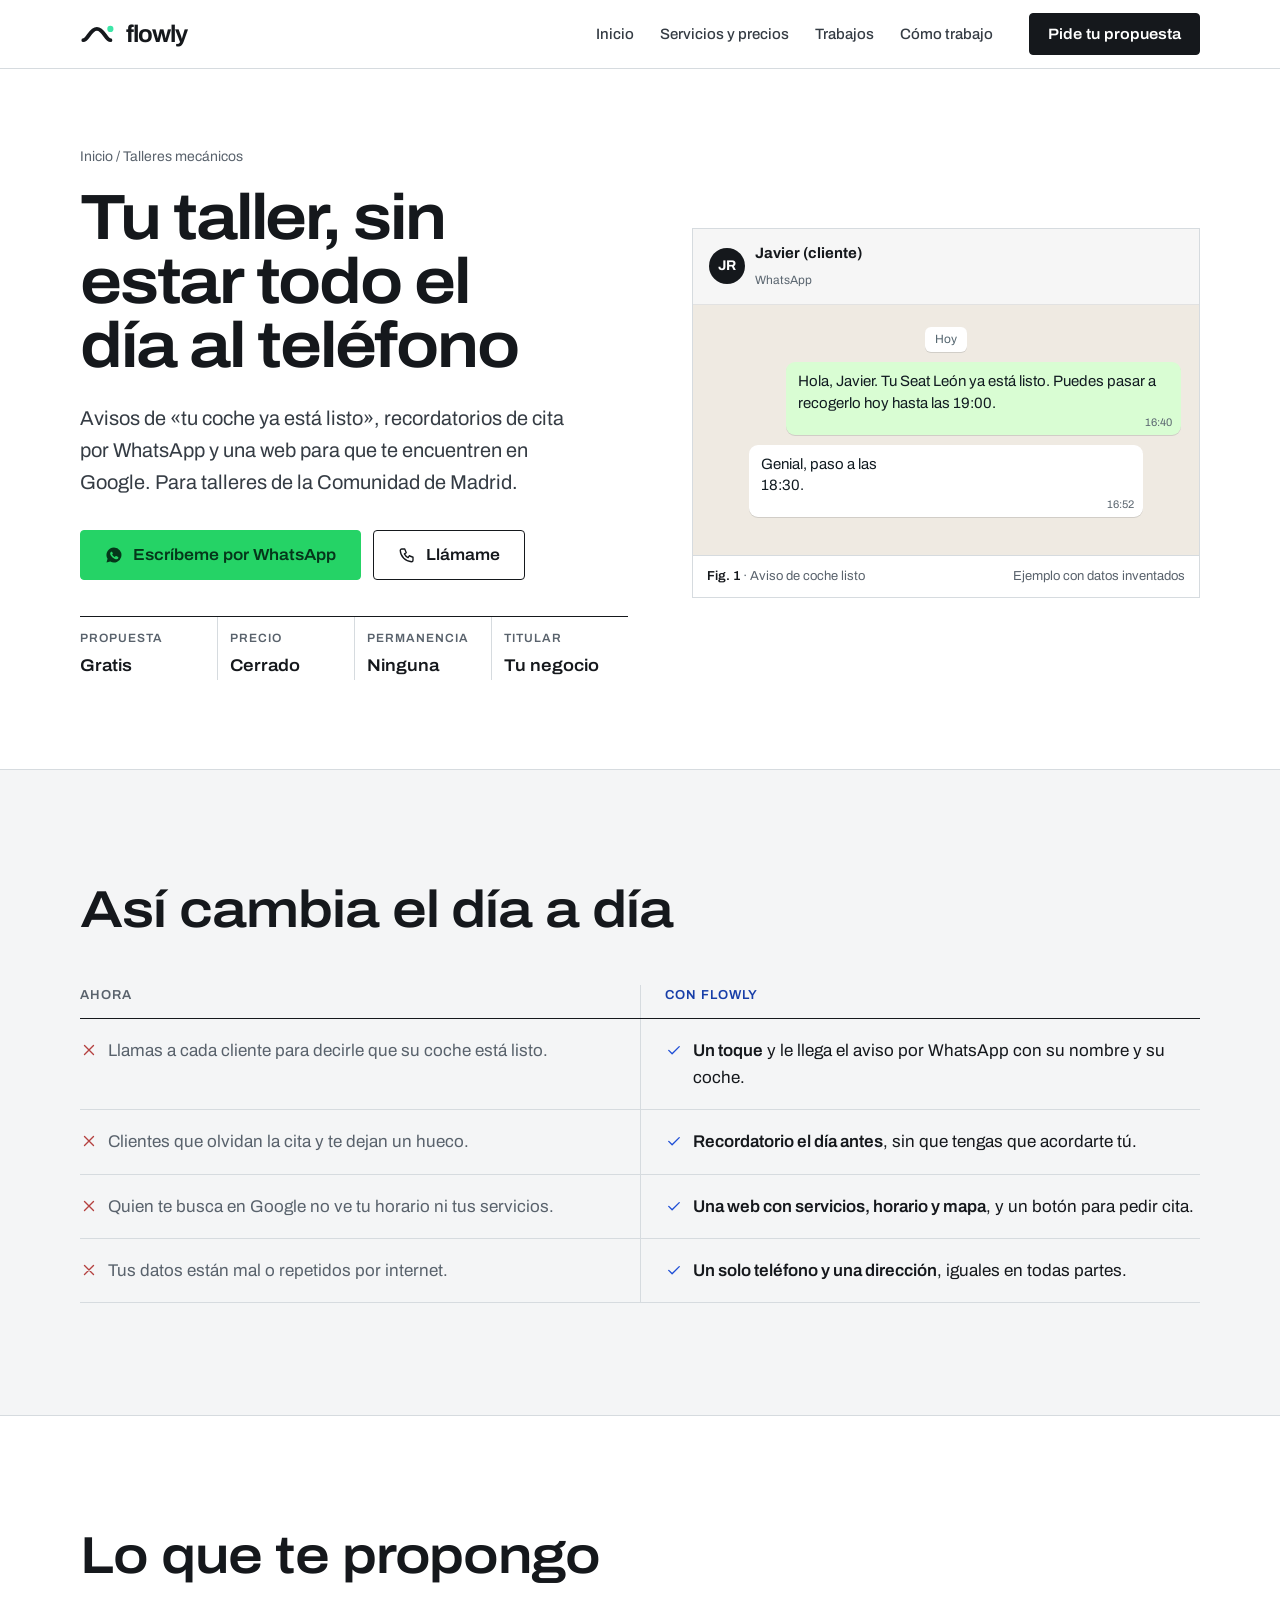
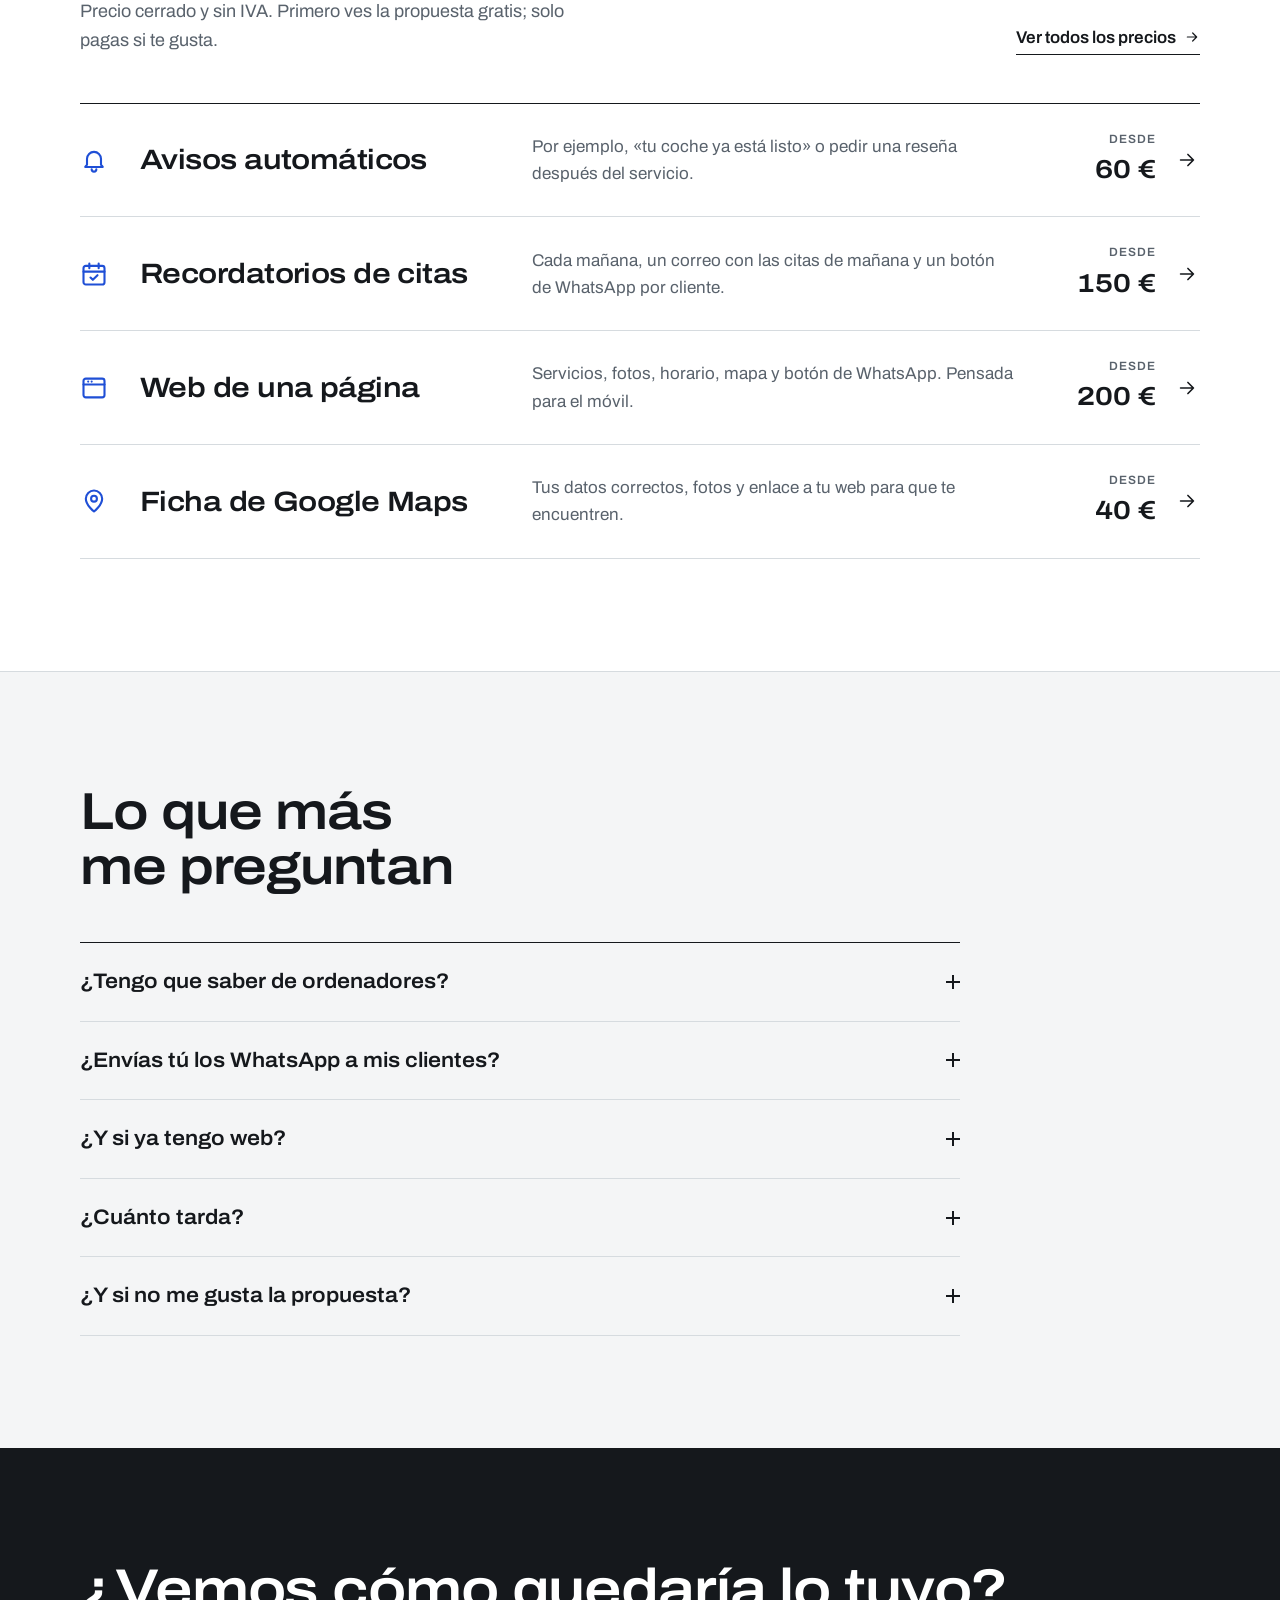
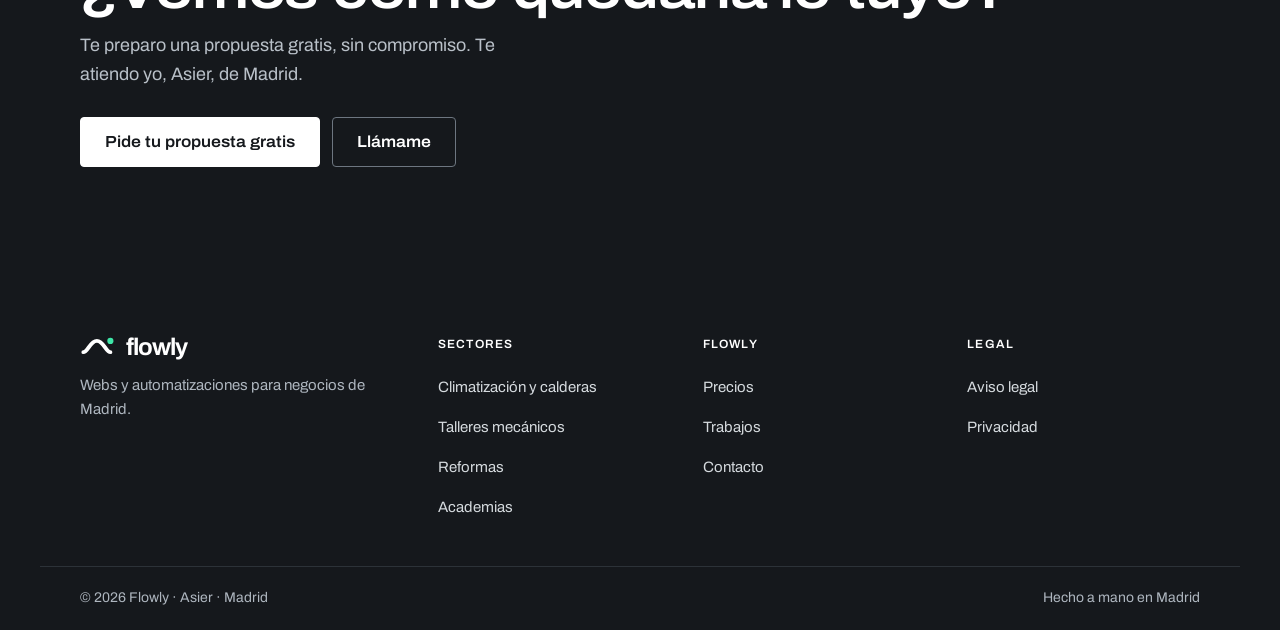
<file: talleres/index.html>
<!doctype html>
<html lang="es">
<head>
<meta charset="utf-8">
<meta name="viewport" content="width=device-width, initial-scale=1, viewport-fit=cover">
<title>Avisos y webs para talleres mecánicos en Madrid · Flowly</title>
<link rel="canonical" href="https://flowlydesign.es/talleres/">
<meta property="og:title" content="Avisos y webs para talleres mecánicos en Madrid · Flowly">
<meta property="og:description" content="Avisos de «tu coche ya está listo», recordatorios de cita por WhatsApp y webs para talleres mecánicos de Madrid. Propuesta gratis y precio cerrado.">
<meta property="og:url" content="https://flowlydesign.es/talleres/">
<meta property="og:type" content="website">
<meta property="og:locale" content="es_ES">
<meta name="theme-color" content="#ffffff">
<link rel="icon" href="/favicon.ico" sizes="48x48">
<link rel="icon" href="/favicon.svg" type="image/svg+xml">
<link rel="icon" href="/favicon-96.png" type="image/png" sizes="96x96">
<link rel="apple-touch-icon" href="/apple-touch-icon.png">
<link rel="manifest" href="/site.webmanifest">
<script type="application/ld+json">{"@context": "https://schema.org", "@type": "ProfessionalService", "name": "Flowly", "url": "https://flowlydesign.es/", "description": "Webs y automatizaciones para negocios de Madrid.", "email": "flowlydesigns@gmail.com", "telephone": "+34644801005", "areaServed": "Madrid", "address": {"@type": "PostalAddress", "addressLocality": "Madrid", "addressCountry": "ES"}, "priceRange": "€€"}</script>
<meta name="description" content="Avisos de «tu coche ya está listo», recordatorios de cita por WhatsApp y webs para talleres mecánicos de Madrid. Propuesta gratis y precio cerrado.">
<link rel="preload" href="/assets/fonts/archivo-latin.woff2" as="font" type="font/woff2" crossorigin>
<link rel="stylesheet" href="/assets/site.css">
</head>
<body>
<header>
  <div class="in bar">
    <a class="logo" href="/" aria-label="Flowly, inicio"><svg viewBox="0 0 64 40" fill="none" aria-hidden="true"><path d="M6 30 C 14 30, 18 10, 30 10 S 46 30, 54 30" stroke="currentColor" stroke-width="7" stroke-linecap="round"/><circle cx="54" cy="10" r="5.5" fill="#3ee6a8"/></svg>flowly</a>
    <nav class="nav" aria-label="Principal">
      <a href="/">Inicio</a><a href="/#servicios">Servicios y precios</a><a href="/#trabajos">Trabajos</a><a href="/#proceso">Cómo trabajo</a>
    </nav>
    <a class="btn" href="/#contacto">Pide tu propuesta</a>
    <button class="burger" id="burger" type="button" aria-expanded="false" aria-controls="mnav" aria-label="Abrir menú"><svg viewBox="0 0 24 24" fill="none" stroke="currentColor" stroke-width="2" stroke-linecap="round" aria-hidden="true"><path class="l1" d="M4 7h16"/><path class="l2" d="M4 12h16"/><path class="l3" d="M4 17h16"/></svg></button>
  </div>
  <nav class="mnav" id="mnav" aria-label="Menú móvil">
    <a href="/">Inicio</a><a href="/#servicios">Servicios y precios</a><a href="/#trabajos">Trabajos</a><a href="/#proceso">Cómo trabajo</a><a href="/#contacto">Contacto</a>
    <a class="btn" href="/#contacto">Pide tu propuesta gratis</a>
  </nav>
</header>
<main>
  <section class="hero"><div class="in">
    <div>
      <p class="crumbs"><a href="/">Inicio</a> / Talleres mecánicos</p>
      <h1>Tu taller, sin estar todo el día al teléfono</h1>
      <p class="sub">Avisos de «tu coche ya está listo», recordatorios de cita por WhatsApp y una web para que te encuentren en Google. Para talleres de la Comunidad de Madrid.</p>
      <div class="cta">
        <a class="btn btn-wa" href="https://wa.me/34644801005?text=Hola%2C%20Asier.%20Tengo%20un%20taller%20mec%C3%A1nico%20y%20me%20interesan%20los%20avisos%20a%20clientes." target="_blank" rel="noopener"><svg viewBox="0 0 24 24" fill="currentColor" fill-rule="evenodd" aria-hidden="true"><path d="M12 2a10 10 0 0 0-8.6 15.1L2 22l5-1.3A10 10 0 1 0 12 2zm4.5 12.1c-.2-.1-1.5-.7-1.7-.8s-.4-.1-.6.1-.6.8-.8 1-.3.2-.5.1a6.7 6.7 0 0 1-3.3-2.9c-.2-.4.3-.4.8-1.3.1-.2 0-.3 0-.4l-.8-1.8c-.2-.5-.4-.4-.6-.4h-.5a1 1 0 0 0-.7.3 3 3 0 0 0-.9 2.2 5.2 5.2 0 0 0 1.1 2.8 11.9 11.9 0 0 0 4.6 4c1.7.7 2.4.8 3.2.7a2.8 2.8 0 0 0 1.8-1.3 2.3 2.3 0 0 0 .2-1.3z"/></svg>Escríbeme por WhatsApp</a>
        <a class="btn btn-line" href="tel:+34644801005"><svg viewBox="0 0 24 24" fill="none" stroke="currentColor" stroke-width="1.8" stroke-linecap="round" stroke-linejoin="round" aria-hidden="true"><path d="M5 4h4l2 5-2.5 1.5a11 11 0 0 0 5 5L15 13l5 2v4a2 2 0 0 1-2 2A16 16 0 0 1 3 6a2 2 0 0 1 2-2"/></svg>Llámame</a>
      </div>
      <dl class="terms">
        <div><dt>Propuesta</dt><dd>Gratis</dd></div>
        <div><dt>Precio</dt><dd>Cerrado</dd></div>
        <div><dt>Permanencia</dt><dd>Ninguna</dd></div>
        <div><dt>Titular</dt><dd>Tu negocio</dd></div>
      </dl>
    </div>
    <figure class="fig">
      <div class="chathead"><span class="av">JR</span><div><b>Javier (cliente)</b><small>WhatsApp</small></div></div>
      <div class="chatfig" id="chat"><span class="day">Hoy</span><div class="bub out" style="animation-delay:0.5s">Hola, Javier. Tu Seat León ya está listo. Puedes pasar a recogerlo hoy hasta las 19:00.<time>16:40</time></div><div class="bub in" style="animation-delay:1.6s">Genial, paso a las 18:30.<time>16:52</time></div></div>
      <figcaption><span><b>Fig. 1</b> · Aviso de coche listo</span><span>Ejemplo con datos inventados</span></figcaption>
    </figure>
  </div></section>

  <section class="sheet"><div class="in">
    <div class="shead"><div><h2>Así cambia el día a día</h2></div></div>
    <table class="cmp"><thead><tr><th scope="col">Ahora</th><th scope="col">Con Flowly</th></tr></thead><tbody><tr><td><span><svg viewBox="0 0 24 24" fill="none" stroke="currentColor" stroke-width="1.8" stroke-linecap="round" stroke-linejoin="round" aria-hidden="true"><path d="M6 6l12 12M18 6L6 18"/></svg>Llamas a cada cliente para decirle que su coche está listo.</span></td><td><span><svg viewBox="0 0 24 24" fill="none" stroke="currentColor" stroke-width="1.8" stroke-linecap="round" stroke-linejoin="round" aria-hidden="true"><path d="M5 12.5l4.5 4.5L19 7.5"/></svg><span><b>Un toque</b> y le llega el aviso por WhatsApp con su nombre y su coche.</span></span></td></tr><tr><td><span><svg viewBox="0 0 24 24" fill="none" stroke="currentColor" stroke-width="1.8" stroke-linecap="round" stroke-linejoin="round" aria-hidden="true"><path d="M6 6l12 12M18 6L6 18"/></svg>Clientes que olvidan la cita y te dejan un hueco.</span></td><td><span><svg viewBox="0 0 24 24" fill="none" stroke="currentColor" stroke-width="1.8" stroke-linecap="round" stroke-linejoin="round" aria-hidden="true"><path d="M5 12.5l4.5 4.5L19 7.5"/></svg><span><b>Recordatorio el día antes</b>, sin que tengas que acordarte tú.</span></span></td></tr><tr><td><span><svg viewBox="0 0 24 24" fill="none" stroke="currentColor" stroke-width="1.8" stroke-linecap="round" stroke-linejoin="round" aria-hidden="true"><path d="M6 6l12 12M18 6L6 18"/></svg>Quien te busca en Google no ve tu horario ni tus servicios.</span></td><td><span><svg viewBox="0 0 24 24" fill="none" stroke="currentColor" stroke-width="1.8" stroke-linecap="round" stroke-linejoin="round" aria-hidden="true"><path d="M5 12.5l4.5 4.5L19 7.5"/></svg><span><b>Una web con servicios, horario y mapa</b>, y un botón para pedir cita.</span></span></td></tr><tr><td><span><svg viewBox="0 0 24 24" fill="none" stroke="currentColor" stroke-width="1.8" stroke-linecap="round" stroke-linejoin="round" aria-hidden="true"><path d="M6 6l12 12M18 6L6 18"/></svg>Tus datos están mal o repetidos por internet.</span></td><td><span><svg viewBox="0 0 24 24" fill="none" stroke="currentColor" stroke-width="1.8" stroke-linecap="round" stroke-linejoin="round" aria-hidden="true"><path d="M5 12.5l4.5 4.5L19 7.5"/></svg><span><b>Un solo teléfono y una dirección</b>, iguales en todas partes.</span></span></td></tr></tbody></table>
  </div></section>


  <section><div class="in">
    <div class="shead"><div><h2>Lo que te propongo</h2><p>Precio cerrado y sin IVA. Primero ves la propuesta gratis; solo pagas si te gusta.</p></div><a class="more" href="/#servicios">Ver todos los precios <svg viewBox="0 0 24 24" fill="none" stroke="currentColor" stroke-width="1.8" stroke-linecap="round" stroke-linejoin="round" aria-hidden="true"><path d="M5 12h14M13 6l6 6-6 6"/></svg></a></div>
    <ul class="range offer"><li><a href="/#servicios"><svg class="ico" viewBox="0 0 24 24" fill="none" stroke="currentColor" stroke-width="1.8" stroke-linecap="round" stroke-linejoin="round" aria-hidden="true"><path d="M6 16V11a6 6 0 0 1 12 0v5l1.5 2h-15z"/><path d="M10 20a2 2 0 0 0 4 0"/></svg><h3>Avisos automáticos</h3><p>Por ejemplo, «tu coche ya está listo» o pedir una reseña después del servicio.</p><span class="price"><small>Desde</small><b>60 €</b></span><svg class="go" viewBox="0 0 24 24" fill="none" stroke="currentColor" stroke-width="1.8" stroke-linecap="round" stroke-linejoin="round" aria-hidden="true"><path d="M5 12h14M13 6l6 6-6 6"/></svg></a></li><li><a href="/#servicios"><svg class="ico" viewBox="0 0 24 24" fill="none" stroke="currentColor" stroke-width="1.8" stroke-linecap="round" stroke-linejoin="round" aria-hidden="true"><rect x="3" y="5" width="18" height="16" rx="2"/><path d="M8 3v4M16 3v4M3 10h18M9 15l2 2 4-4"/></svg><h3>Recordatorios de citas</h3><p>Cada mañana, un correo con las citas de mañana y un botón de WhatsApp por cliente.</p><span class="price"><small>Desde</small><b>150 €</b></span><svg class="go" viewBox="0 0 24 24" fill="none" stroke="currentColor" stroke-width="1.8" stroke-linecap="round" stroke-linejoin="round" aria-hidden="true"><path d="M5 12h14M13 6l6 6-6 6"/></svg></a></li><li><a href="/#servicios"><svg class="ico" viewBox="0 0 24 24" fill="none" stroke="currentColor" stroke-width="1.8" stroke-linecap="round" stroke-linejoin="round" aria-hidden="true"><rect x="3" y="4" width="18" height="16" rx="2"/><path d="M3 9h18M7 6.5h.01M10 6.5h.01"/></svg><h3>Web de una página</h3><p>Servicios, fotos, horario, mapa y botón de WhatsApp. Pensada para el móvil.</p><span class="price"><small>Desde</small><b>200 €</b></span><svg class="go" viewBox="0 0 24 24" fill="none" stroke="currentColor" stroke-width="1.8" stroke-linecap="round" stroke-linejoin="round" aria-hidden="true"><path d="M5 12h14M13 6l6 6-6 6"/></svg></a></li><li><a href="/#servicios"><svg class="ico" viewBox="0 0 24 24" fill="none" stroke="currentColor" stroke-width="1.8" stroke-linecap="round" stroke-linejoin="round" aria-hidden="true"><path d="M12 21s-7-5.5-7-11a7 7 0 0 1 14 0c0 5.5-7 11-7 11z"/><circle cx="12" cy="10" r="2.5"/></svg><h3>Ficha de Google Maps</h3><p>Tus datos correctos, fotos y enlace a tu web para que te encuentren.</p><span class="price"><small>Desde</small><b>40 €</b></span><svg class="go" viewBox="0 0 24 24" fill="none" stroke="currentColor" stroke-width="1.8" stroke-linecap="round" stroke-linejoin="round" aria-hidden="true"><path d="M5 12h14M13 6l6 6-6 6"/></svg></a></li></ul>
  </div></section>

  <section class="sheet"><div class="in">
    <div class="shead"><div><h2>Lo que más me preguntan</h2></div></div>
    <div class="faq"><details><summary>¿Tengo que saber de ordenadores?</summary><p>No. Yo lo monto todo y te explico lo poco que tienes que hacer. Para los recordatorios, sigues apuntando las citas en tu calendario como siempre.</p></details><details><summary>¿Envías tú los WhatsApp a mis clientes?</summary><p>No. Recibes un correo con un botón por cliente y, al tocarlo, se abre tu WhatsApp con el mensaje escrito. Tú decides si lo envías.</p></details><details><summary>¿Y si ya tengo web?</summary><p>Te digo con sinceridad si merece la pena cambiarla. A veces basta con arreglar tu ficha de Google o añadir los recordatorios.</p></details><details><summary>¿Cuánto tarda?</summary><p>La propuesta te la enseño en 2–3 días. Cuando le das el visto bueno y la ajustamos, ponerla en marcha lleva 1–2 días.</p></details><details><summary>¿Y si no me gusta la propuesta?</summary><p>No pagas nada. La propuesta es gratis y sin compromiso.</p></details></div>
  </div></section>

  <section class="close"><div class="in">
    <div><h2>¿Vemos cómo quedaría lo tuyo?</h2><p>Te preparo una propuesta gratis, sin compromiso. Te atiendo yo, Asier, de Madrid.</p></div>
    <div class="cta"><a class="btn" href="https://wa.me/34644801005?text=Hola%2C%20Asier.%20Tengo%20un%20taller%20mec%C3%A1nico%20y%20me%20interesan%20los%20avisos%20a%20clientes." target="_blank" rel="noopener">Pide tu propuesta gratis</a><a class="btn btn-line" href="tel:+34644801005">Llámame</a></div>
  </div></section>
</main>
<footer>
  <div class="in top">
    <div><a class="logo" href="/" aria-label="Flowly, inicio"><svg viewBox="0 0 64 40" fill="none" aria-hidden="true"><path d="M6 30 C 14 30, 18 10, 30 10 S 46 30, 54 30" stroke="currentColor" stroke-width="7" stroke-linecap="round"/><circle cx="54" cy="10" r="5.5" fill="#3ee6a8"/></svg>flowly</a><p>Webs y automatizaciones para negocios de Madrid.</p></div>
    <div><p class="fh">Sectores</p><ul><li><a href="/calderas/">Climatización y calderas</a></li><li><a href="/talleres/">Talleres mecánicos</a></li><li><a href="/reformas/">Reformas</a></li><li><a href="/academias/">Academias</a></li></ul></div>
    <div><p class="fh">Flowly</p><ul><li><a href="/#servicios">Precios</a></li><li><a href="/#trabajos">Trabajos</a></li><li><a href="/#contacto">Contacto</a></li></ul></div>
    <div><p class="fh">Legal</p><ul><li><a href="/#legal">Aviso legal</a></li><li><a href="/#legal">Privacidad</a></li></ul></div>
  </div>
  <div class="in bottom"><span>© 2026 Flowly · Asier · Madrid</span><span>Hecho a mano en Madrid</span></div>
</footer>
<a class="fab" href="https://wa.me/34644801005?text=Hola%2C%20Asier.%20Tengo%20un%20taller%20mec%C3%A1nico%20y%20me%20interesan%20los%20avisos%20a%20clientes." target="_blank" rel="noopener" aria-label="Escribir por WhatsApp"><svg viewBox="0 0 24 24" fill="currentColor" fill-rule="evenodd" aria-hidden="true"><path d="M12 2a10 10 0 0 0-8.6 15.1L2 22l5-1.3A10 10 0 1 0 12 2zm4.5 12.1c-.2-.1-1.5-.7-1.7-.8s-.4-.1-.6.1-.6.8-.8 1-.3.2-.5.1a6.7 6.7 0 0 1-3.3-2.9c-.2-.4.3-.4.8-1.3.1-.2 0-.3 0-.4l-.8-1.8c-.2-.5-.4-.4-.6-.4h-.5a1 1 0 0 0-.7.3 3 3 0 0 0-.9 2.2 5.2 5.2 0 0 0 1.1 2.8 11.9 11.9 0 0 0 4.6 4c1.7.7 2.4.8 3.2.7a2.8 2.8 0 0 0 1.8-1.3 2.3 2.3 0 0 0 .2-1.3z"/></svg><span>WhatsApp</span></a>
<script src="/assets/nicho.js" defer></script>
</body>
</html>
</file>
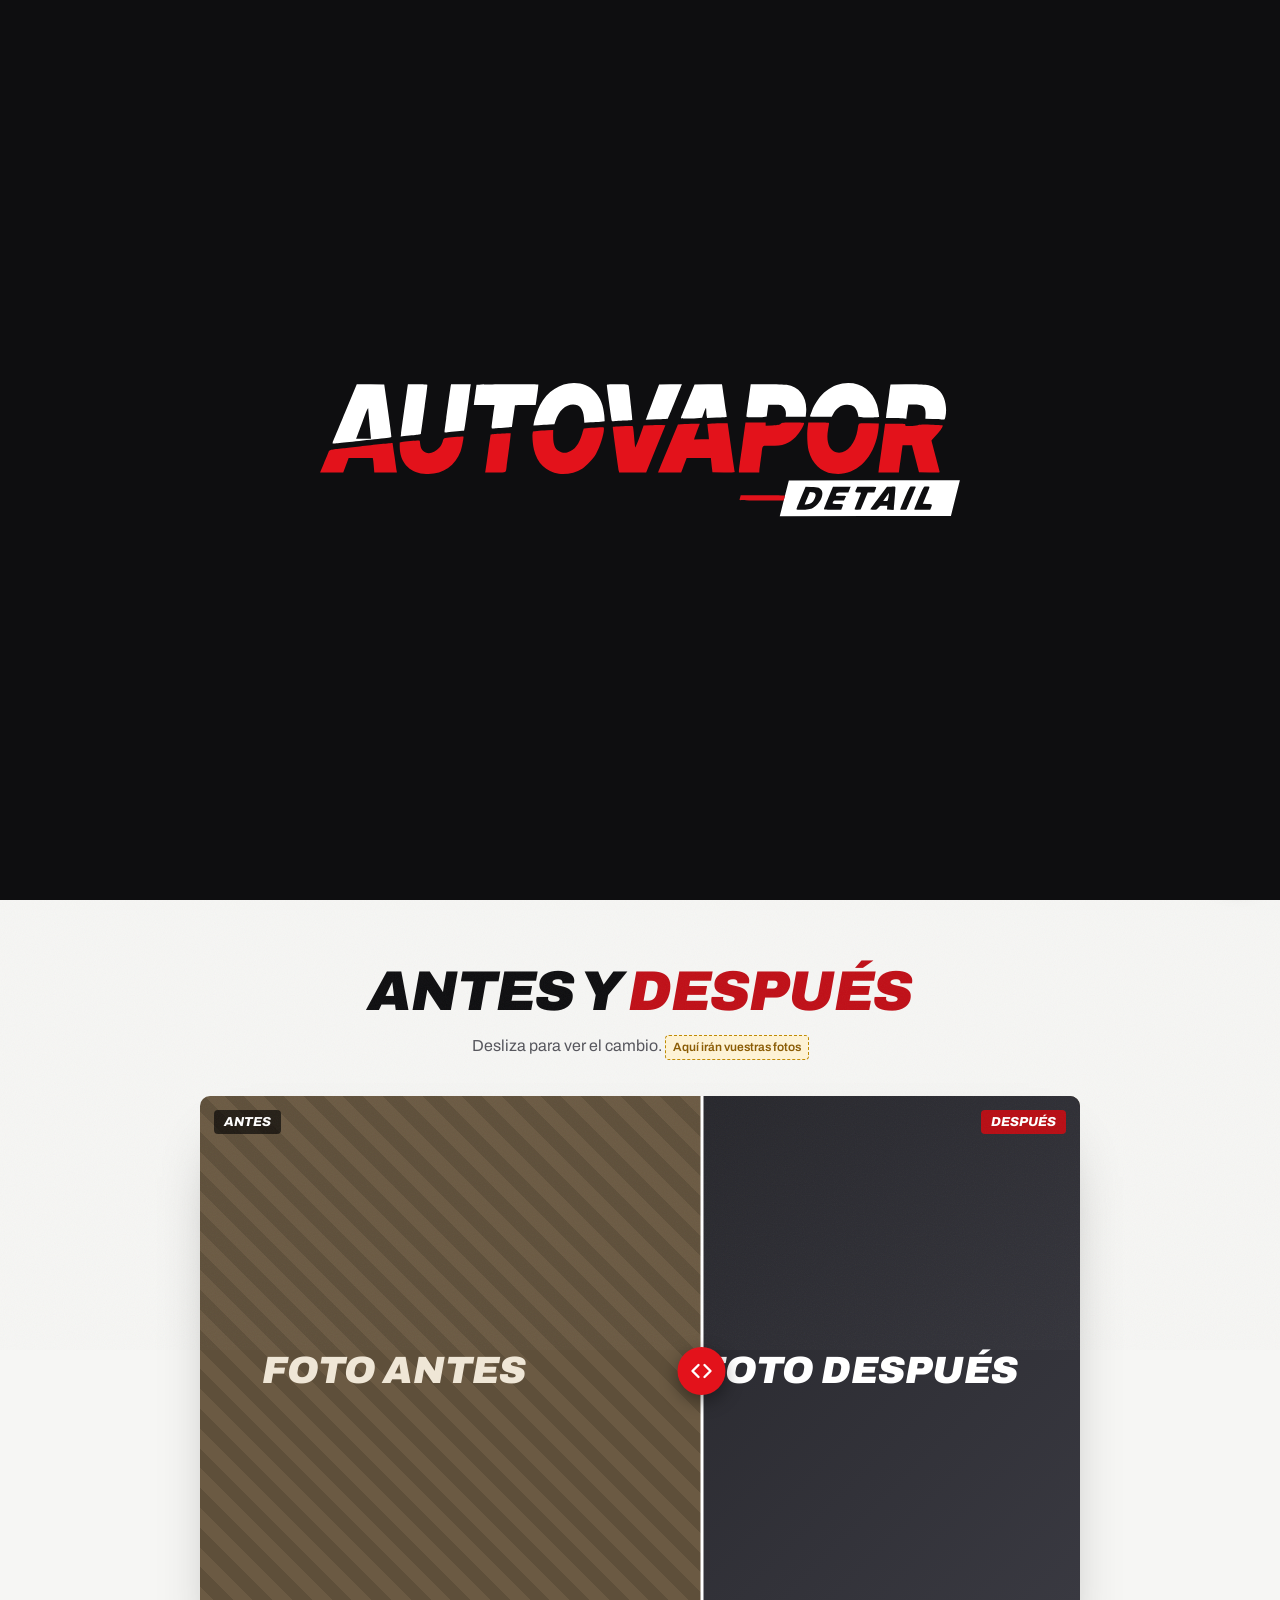
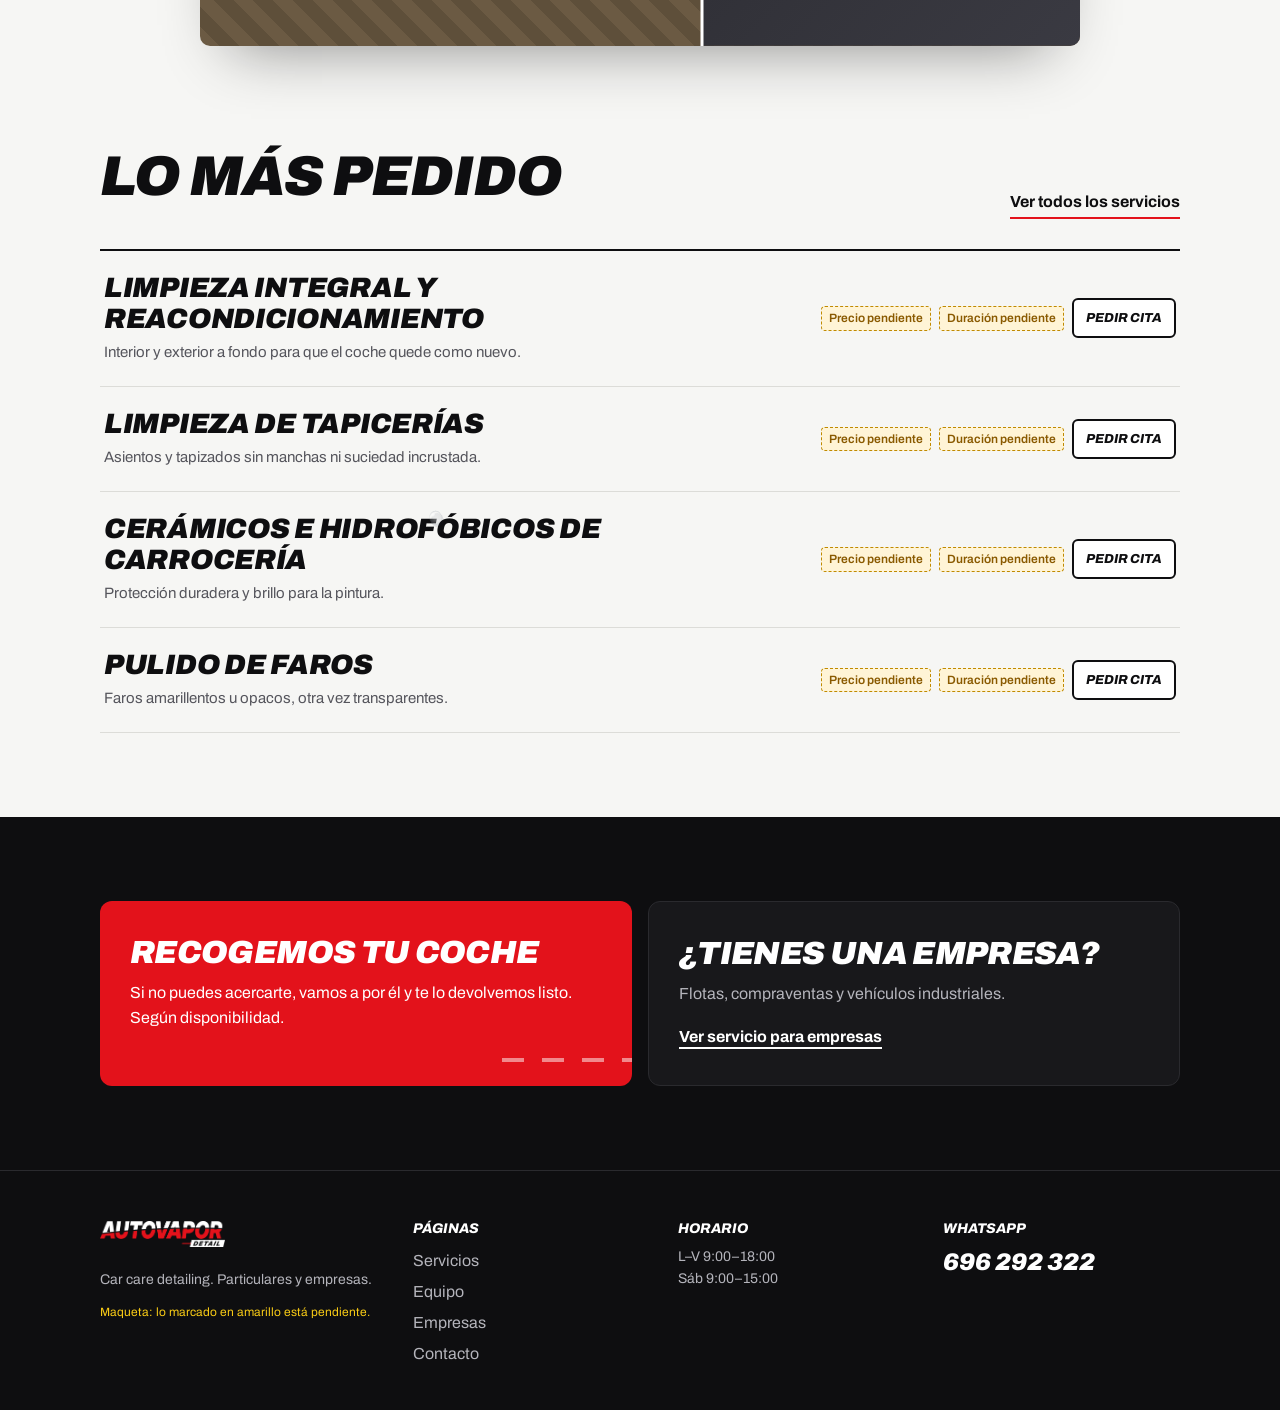
<file: demo/autovapor/index.html>
<!DOCTYPE html>
<html lang="es">
<head>
<meta charset="utf-8">
<meta name="viewport" content="width=device-width,initial-scale=1,viewport-fit=cover">
<meta name="theme-color" content="#0E0E10">
<meta name="format-detection" content="telephone=no">
<meta name="robots" content="noindex,nofollow">
<title>Autovapor Detail · Maqueta</title>
<link rel="preconnect" href="https://fonts.googleapis.com">
<link rel="preconnect" href="https://fonts.gstatic.com" crossorigin>
<link href="https://fonts.googleapis.com/css2?family=Archivo:ital,wght@0,400;0,500;0,600;0,800;1,800;1,900&display=swap" rel="stylesheet">
<script>document.documentElement.classList.add('js')</script>
<style>
:root{
 --red:#E3121B;--red-d:#b80d14;--red-txt-dark:#ff4b52;--red-txt-light:#c00f17;
 --ink:#0E0E10;--ink2:#18181b;--line:#2a2a2e;--mute:#b4b4bb;--mute-l:#55555c;--paper:#f6f6f4;--pend:#8a5a00;
 --ease:cubic-bezier(.16,1,.3,1)}
*{box-sizing:border-box;margin:0;padding:0}
html{background:var(--ink)}
body{font:16px/1.55 Archivo,system-ui,sans-serif;background:var(--ink);color:#fff;-webkit-font-smoothing:antialiased}
::selection{background:var(--red);color:#fff}
:focus-visible{outline:3px solid var(--red-txt-dark);outline-offset:3px;border-radius:4px}
.light :focus-visible{outline-color:var(--red-txt-light)}
html{scrollbar-color:var(--red) var(--ink)}
a{color:inherit;text-decoration:none}
button{font:inherit}
.wrap{max-width:1120px;margin:0 auto;padding:0 20px}
.it{font-style:italic;font-weight:900;letter-spacing:-.02em;text-transform:uppercase;text-wrap:balance}
.pend{display:inline-block;font-size:12px;font-weight:600;color:var(--pend);background:#fff4d6;border:1px dashed #c08a00;border-radius:4px;padding:2px 7px;white-space:nowrap;font-style:normal;text-transform:none;letter-spacing:0}
.demo{background:#facc15;color:#111;font-size:13px;font-weight:600;text-align:center;padding:7px 12px}
.sr{position:absolute;width:1px;height:1px;overflow:hidden;clip:rect(0 0 0 0)}
header{position:relative;z-index:40;padding-top:env(safe-area-inset-top);background:var(--ink);border-bottom:1px solid transparent;transition:border-color .3s,background .3s}
header.scrolled{border-bottom-color:var(--line)}
.nav{display:flex;align-items:center;justify-content:space-between;height:68px;transition:height .3s var(--ease);gap:20px}
header.scrolled .nav{height:56px}
.nav img{height:30px;display:block;transition:height .3s var(--ease)}
header.scrolled .nav img{height:24px}
.nav nav{display:flex;gap:24px;font-weight:500;font-size:15px;color:#d4d4d8}
.nav nav a{position:relative;padding:6px 0}
.nav nav a:after{content:"";position:absolute;left:0;right:0;bottom:0;height:2px;background:var(--red);transform:scaleX(0) skewX(-20deg);transform-origin:left;transition:transform .25s var(--ease)}
.nav nav a:hover,.nav nav a[aria-current]{color:#fff}
.nav nav a:hover:after,.nav nav a[aria-current]:after{transform:scaleX(1) skewX(-20deg)}
.burger{display:none;width:46px;height:46px;border:0;background:none;color:#fff;cursor:pointer;position:relative}
.burger i{position:absolute;left:11px;right:11px;height:2.5px;background:#fff;transition:transform .35s var(--ease),opacity .2s}
.burger i:nth-child(1){top:16px}.burger i:nth-child(2){top:22px}.burger i:nth-child(3){top:28px}
.menu-open .burger i:nth-child(1){transform:translateY(6px) rotate(45deg)}
.menu-open .burger i:nth-child(2){opacity:0}
.menu-open .burger i:nth-child(3){transform:translateY(-6px) rotate(-45deg)}
.mmenu{position:fixed;inset:0;z-index:35;background:var(--red);padding:calc(150px + env(safe-area-inset-top)) 24px calc(40px + env(safe-area-inset-bottom));display:flex;flex-direction:column;gap:6px;clip-path:circle(0 at calc(100% - 40px) 40px);transition:clip-path .6s var(--ease),visibility 0s .6s;visibility:hidden}
.menu-open .mmenu{clip-path:circle(150% at calc(100% - 40px) 40px);visibility:visible;transition:clip-path .6s var(--ease)}
.mmenu a{font:900 italic 42px/1.1 Archivo;text-transform:uppercase;letter-spacing:-.02em;opacity:0;transform:translateX(-20px);transition:opacity .4s,transform .5s var(--ease)}
.menu-open .mmenu a{opacity:1;transform:none}
.mmenu a[aria-current]{color:var(--ink)}
.mmenu .tel{margin-top:auto;font-size:15px;font-weight:600;line-height:1.5}
.mmenu .tel a{font:900 italic 30px/1.1 Archivo;letter-spacing:-.01em;white-space:nowrap;display:inline-block;margin-top:4px}
.btn{position:relative;overflow:hidden;display:inline-flex;align-items:center;justify-content:center;gap:8px;font:800 italic 16px Archivo,sans-serif;text-transform:uppercase;letter-spacing:.01em;padding:15px 24px;border-radius:6px;border:0;cursor:pointer;min-height:48px;transition:transform .12s ease,background .2s}
.btn:active{transform:scale(.97)}
.btn:after{content:"";position:absolute;top:-20%;bottom:-20%;width:40%;left:-60%;background:linear-gradient(100deg,transparent,rgba(255,255,255,.45),transparent);transform:skewX(-20deg);pointer-events:none}
.btn:hover:after{animation:shine .7s var(--ease)}
@keyframes shine{to{left:130%}}
.btn.red{background:var(--red);color:#fff;box-shadow:0 6px 16px -8px rgba(0,0,0,.6)}
.btn.red:hover{background:var(--red-d)}
.btn.ghost{background:transparent;color:#fff;box-shadow:inset 0 0 0 2px #fff}
.light .btn.ghost{color:var(--ink);box-shadow:inset 0 0 0 2px var(--ink)}
.btn.sm{padding:10px 16px;font-size:14px;min-height:42px}
.btn svg{width:18px;height:18px}
.link{font-weight:700;border-bottom:2px solid var(--red);padding-bottom:2px;transition:color .2s}
.link:hover{color:var(--red-txt-dark)}
.light .link:hover{color:var(--red-txt-light)}
.view{display:none}
.view.on{display:block}
::view-transition-old(root){animation:vtOut .25s ease both}
::view-transition-new(root){animation:vtIn .45s var(--ease) both}
@keyframes vtOut{to{opacity:0;transform:translateY(-10px)}}
@keyframes vtIn{from{opacity:0;transform:translateY(16px);filter:blur(6px)}}
.hero{position:relative;overflow:hidden;padding:88px 0 100px;isolation:isolate}
.stripes{position:absolute;right:-120px;top:-40px;bottom:-40px;width:520px;pointer-events:none;z-index:-1}
.stripes i{position:absolute;top:0;bottom:0;width:90px;left:20px;background:var(--red);transform:skewX(-20deg)}
.stripes i:nth-child(2){left:150px;width:40px}
#steam{position:absolute;inset:0;width:100%;height:100%;z-index:-1;pointer-events:none}
.hero h1{font-size:clamp(46px,8vw,96px);line-height:.92;max-width:780px}
.hero h1 .ln{display:block}
.red-t{color:var(--red-txt-dark)}
.light .red-t{color:var(--red-txt-light)}
.hero p.lead{font-size:clamp(17px,2vw,20px);color:#d4d4d8;max-width:540px;margin:24px 0 32px}
.ctas{display:flex;gap:12px;flex-wrap:wrap}
.chips{display:flex;flex-wrap:wrap;gap:8px;margin-top:42px;list-style:none}
.chips li{font-size:13px;font-weight:600;letter-spacing:.08em;text-transform:uppercase;border:1px solid var(--line);padding:7px 12px;border-radius:99px;color:#e4e4e7}
.js .hero .lead,.js .hero .ctas,.js .hero .chips li{opacity:0;filter:blur(14px);transform:translateY(14px)}
.js .stripes i{clip-path:inset(0 0 100% 0)}
.hero.go .lead,.hero.go .ctas,.hero.go .chips li{opacity:1;filter:blur(0);transform:none;transition:opacity .9s var(--ease),filter 1.1s var(--ease),transform .9s var(--ease)}
.hero.go .stripes i{clip-path:inset(0 0 0 0);transition:clip-path .9s var(--ease)}
.hero.go .stripes i:nth-child(2){transition-delay:.12s}
.phead{position:relative;overflow:hidden;padding:70px 0 60px;isolation:isolate}
.phead h1{font-size:clamp(42px,7vw,84px);line-height:.92}
.phead p{color:#d4d4d8;max-width:560px;margin-top:18px;font-size:18px}
.phead .bar{position:absolute;right:7%;top:0;bottom:0;width:70px;background:var(--red);transform:skewX(-20deg);z-index:-1}
.view.on .phead .bar{animation:barIn .8s var(--ease) both}
@keyframes barIn{from{clip-path:inset(100% 0 0 0)}to{clip-path:inset(0 0 0 0)}}
.view.on .phead p{animation:steamIn .9s var(--ease) both}
.view.on .phead p{animation-delay:.12s}
@keyframes steamIn{from{opacity:0;filter:blur(12px);transform:translateY(12px)}}
section{padding:84px 0}
.light{background:var(--paper);color:var(--ink)}
h2{font-size:clamp(34px,5vw,56px);line-height:.95;margin:0 0 16px}
.mute{color:var(--mute)}
.light .mute{color:var(--mute-l)}
.js .rv{opacity:0;transform:translateY(22px)}
.rv.in{opacity:1;transform:none;transition:opacity .7s var(--ease),transform .7s var(--ease)}
.head-row{display:flex;justify-content:space-between;align-items:end;gap:20px;flex-wrap:wrap}
.ba{position:relative;aspect-ratio:16/10;border-radius:10px;overflow:hidden;max-width:880px;margin:36px auto 0;user-select:none;touch-action:pan-y;cursor:ew-resize;box-shadow:0 30px 60px -30px rgba(0,0,0,.45)}
.ba .img{position:absolute;inset:0;display:flex;align-items:center;font:900 italic clamp(20px,3.6vw,38px) Archivo;text-transform:uppercase}
.ba .before{justify-content:flex-start;padding-left:7%;background:repeating-linear-gradient(45deg,#6b5a43 0 14px,#5e4f3a 14px 28px);color:#efe6d6}
.ba .after{justify-content:flex-end;padding-right:7%;background:linear-gradient(135deg,#1c1c20,#3a3a42);color:#fff;clip-path:inset(0 0 0 var(--p,50%))}
.ba .handle{position:absolute;top:0;bottom:0;left:var(--p,50%);width:3px;background:#fff;transform:translateX(-50%)}
.ba .handle b{position:absolute;top:50%;left:50%;width:48px;height:48px;border-radius:50%;background:var(--red);transform:translate(-50%,-50%);display:flex;align-items:center;justify-content:center;box-shadow:0 6px 18px rgba(0,0,0,.4);transition:transform .2s var(--ease)}
.ba:hover .handle b,.ba.drag .handle b{transform:translate(-50%,-50%) scale(1.1)}
.ba .handle svg{width:24px;height:24px}
.ba .tag{position:absolute;top:14px;font:800 italic 13px Archivo;text-transform:uppercase;background:rgba(0,0,0,.65);padding:5px 10px;border-radius:4px;color:#fff}
.ba .tag.l{left:14px}.ba .tag.r{right:14px;background:var(--red-d)}
.svcs{list-style:none;margin-top:30px;border-top:2px solid var(--ink)}
.svc{display:grid;grid-template-columns:1fr auto;gap:6px 24px;align-items:center;padding:22px 4px;border-bottom:1px solid #dcdcd8;position:relative;overflow:hidden}
.svc:before{content:"";position:absolute;inset:0;background:var(--ink);transform:translateX(-101%);transition:transform .45s var(--ease);z-index:0}
.svc>*{position:relative;z-index:1;transition:color .3s}
.svc h3{font:900 italic clamp(20px,2.6vw,28px)/1.1 Archivo;text-transform:uppercase;letter-spacing:-.01em}
.svc p{grid-column:1;color:var(--mute-l);font-size:15px}
.svc .meta{grid-column:2;grid-row:1/3;display:flex;gap:8px;flex-wrap:wrap;justify-content:flex-end;align-items:center}
.svc .go{font:800 italic 13px Archivo;text-transform:uppercase;border:2px solid var(--ink);border-radius:6px;padding:8px 12px;min-height:40px;cursor:pointer;background:#fff;color:var(--ink);transition:background .2s,color .2s,border-color .2s}
.svc .go:hover{background:var(--red);border-color:var(--red);color:#fff}
@media (hover:hover){.svc:hover:before{transform:none}.svc:hover h3{color:#fff}.svc:hover p{color:#c9c9cf}.svc:hover .go{border-color:#fff}}
.duo{display:grid;grid-template-columns:1fr 1fr;gap:16px}
.box{border-radius:12px;padding:36px 30px;position:relative;overflow:hidden}
.box.r{background:var(--red)}
.box.d{background:var(--ink2);border:1px solid var(--line)}
.box h3{font-size:32px;line-height:1;margin:0 0 12px}
.box .link{border-color:#fff}
.road{position:absolute;right:-30px;bottom:24px;width:160px;height:4px;background:repeating-linear-gradient(90deg,rgba(255,255,255,.5) 0 22px,transparent 22px 40px);animation:road 1.2s linear infinite;animation-play-state:paused}
.box.in .road{animation-play-state:running}
@keyframes road{to{background-position:-40px 0}}
.team{display:grid;grid-template-columns:repeat(3,1fr);gap:18px;margin-top:10px}
.mem .ph{aspect-ratio:4/5;border-radius:10px;overflow:hidden;background:#e7e7e3;position:relative;display:flex;align-items:flex-end;justify-content:center}
.mem .ph svg{width:70%;height:auto;color:#cfcfca;transition:transform .6s var(--ease)}
.mem:hover .ph svg{transform:translateY(-6px) scale(1.03)}
.mem .ph .pend{position:absolute;top:12px;left:12px}
.mem .ph{transition:background .4s}
.mem:hover .ph{background:#deded9}
.mem h3{font:900 italic 22px Archivo;text-transform:uppercase;margin-top:14px}
.mem p{margin-top:4px}
.steps2{list-style:none;display:grid;grid-template-columns:repeat(4,1fr);gap:16px;margin-top:30px}
.steps2 li{border-top:3px solid var(--red);padding-top:16px}
.steps2 h3{font:900 italic 20px Archivo;text-transform:uppercase;margin-bottom:6px}
.steps2 p{color:var(--mute-l);font-size:15px}
.segs{display:grid;grid-template-columns:repeat(3,1fr);gap:16px}
.seg{background:var(--ink2);border:1px solid var(--line);border-radius:12px;padding:28px 24px}
.seg svg{width:44px;height:44px;color:var(--red-txt-dark);margin-bottom:16px;transition:transform .5s var(--ease)}
.seg:hover svg{transform:translateX(6px)}
.seg h3{font:900 italic 24px Archivo;text-transform:uppercase;margin-bottom:8px}
.form{background:#fff;color:var(--ink);border-radius:12px;padding:26px;box-shadow:0 30px 60px -30px rgba(0,0,0,.7)}
.form .two{display:grid;grid-template-columns:1fr 1fr;gap:10px}
.fl{display:block;font-size:13px;font-weight:600;margin:12px 0 6px}
input,textarea,select{width:100%;border:1.5px solid #d4d4d8;border-radius:6px;padding:12px;font:15px Archivo;outline:none;transition:border-color .2s;background:#fff;color:var(--ink)}
input:focus,textarea:focus,select:focus{border-color:var(--ink)}
textarea{min-height:90px;resize:vertical}
.book{display:grid;grid-template-columns:1fr 1.1fr;gap:40px;align-items:start}
.steps{list-style:none;display:grid;gap:18px}
.steps li{display:flex;gap:14px}
.steps li b{flex:0 0 34px;height:34px;border-radius:6px;background:var(--red);display:flex;align-items:center;justify-content:center;font:900 italic 16px Archivo}
.panel{background:#fff;color:var(--ink);border-radius:12px;padding:24px;box-shadow:0 30px 60px -30px rgba(0,0,0,.7)}
.panel .st{font:800 italic 15px Archivo;text-transform:uppercase;letter-spacing:.02em;margin:20px 0 10px;display:flex;align-items:center;gap:8px}
.panel .st:first-of-type{margin-top:0}
.panel .st i{width:20px;height:20px;border-radius:50%;background:#e4e4e7;display:inline-flex;align-items:center;justify-content:center;transition:background .3s}
.panel .st i svg{width:12px;height:12px;opacity:0;transform:scale(.4);transition:all .3s var(--ease)}
.panel .st.done i{background:var(--red)}.panel .st.done i svg{opacity:1;transform:none}
.opts{display:flex;flex-wrap:wrap;gap:8px}
.opt{border:1.5px solid #d4d4d8;background:#fff;color:var(--ink);border-radius:6px;padding:10px 13px;min-height:42px;font:500 14px Archivo;cursor:pointer;transition:background .18s,border-color .18s,color .18s,transform .12s}
.opt:hover{border-color:#71717a}
.opt:active{transform:scale(.95)}
.opt.on{background:var(--ink);border-color:var(--ink);color:#fff}
.opt:disabled{color:#a1a1aa;background:#f4f4f5;border-color:#e4e4e7;text-decoration:line-through;cursor:not-allowed}
.opt.pop{animation:pop .4s var(--ease) both}
@keyframes pop{from{opacity:0;transform:translateY(8px) scale(.96)}}
.panel input{margin-bottom:8px}
.panel .btn,.form .btn{width:100%;margin-top:12px}
.btn:disabled{background:#d4d4d8;color:#52525b;box-shadow:none;cursor:not-allowed}
.btn:disabled:after{display:none}
.btn:disabled:hover{background:#d4d4d8}
.swapA,.swapB{transition:opacity .3s,transform .4s var(--ease)}
.ok{display:none;text-align:center;padding:20px 6px}
.ok svg.tick{width:64px;height:64px;display:block;margin:0 auto 14px}
.ok .tick circle{fill:var(--red);animation:pop .5s var(--ease) both}
.ok .tick path{fill:none;stroke:#fff;stroke-width:4;stroke-linecap:round;stroke-linejoin:round;stroke-dasharray:40;stroke-dashoffset:40;animation:draw .5s .25s var(--ease) forwards}
@keyframes draw{to{stroke-dashoffset:0}}
.ok h3{font:800 italic 18px Archivo;text-transform:uppercase;margin-bottom:6px}
.small{font-size:13px;color:#5f5f66;margin-top:10px}
.info{display:grid;grid-template-columns:1fr 1fr;gap:16px}
.card{background:#fff;border:1px solid #e4e4e7;border-radius:10px;padding:24px}
.card h3{font:800 italic 18px Archivo;text-transform:uppercase;margin-bottom:12px}
.row{display:flex;justify-content:space-between;padding:10px 0;border-top:1px solid #efefed;font-variant-numeric:tabular-nums}
.row:first-of-type{border-top:0}
.row.today{color:var(--red-txt-light);font-weight:700}
.openn{display:inline-flex;align-items:center;gap:8px;font-size:14px;font-weight:600;margin-bottom:8px}
.openn i{width:9px;height:9px;border-radius:50%;background:#16a34a}
.openn.closed i{background:#a1a1aa}
.map{margin-top:12px;height:170px;padding:16px;border-radius:8px;background:#ececea;display:flex;align-items:center;justify-content:center}
.bigtel{font:900 italic clamp(40px,7vw,72px)/1 Archivo;display:inline-block;margin:6px 0 20px;font-variant-numeric:tabular-nums}
.cta{background:var(--red);padding:60px 0}
.cta h2{margin:0}
.cta .wrap{display:flex;justify-content:space-between;align-items:center;gap:24px;flex-wrap:wrap}
.cta .btn.ink{background:var(--ink);color:#fff}
footer{padding:50px 0 calc(40px + env(safe-area-inset-bottom));border-top:1px solid var(--line)}
.foot{display:grid;grid-template-columns:1.2fr 1fr 1fr 1fr;gap:28px}
.foot img{height:26px}
.foot h4{font:800 italic 14px Archivo;text-transform:uppercase;margin-bottom:10px}
.foot a{display:block;color:var(--mute);padding:3px 0}
.foot a:hover{color:#fff}
.phone{font:900 italic 24px Archivo;white-space:nowrap;color:#fff!important;font-variant-numeric:tabular-nums}
@media (max-width:860px){
 .nav nav,.nav .btn{display:none}
 .burger{display:block}
 .stripes{width:300px;right:-170px;opacity:.55}
 .phead .bar{right:-20px}
 .duo,.book,.info,.segs{grid-template-columns:1fr}
 .team,.steps2,.foot{grid-template-columns:1fr 1fr}
 .svc{grid-template-columns:1fr}.svc .meta{grid-column:1;grid-row:auto;justify-content:flex-start;margin-top:6px}
 section{padding:64px 0}
}
@media (max-width:520px){.steps2,.form .two{grid-template-columns:1fr}.team{grid-template-columns:1fr 1fr;gap:12px}.mem h3{font-size:18px}.phead .bar{width:40px;right:-14px}}
@media (prefers-reduced-motion:reduce){
 .js .hero .ln,.js .hero .lead,.js .hero .ctas,.js .hero .chips li{filter:none;transform:none}
 .js .stripes i{clip-path:none}
 .js .rv{transform:none}
 .btn:hover:after,.road,.view.on .phead .bar,.view.on .phead h1,.view.on .phead p{animation:none}
 .mmenu{transition:none}
 #steam{display:none}
}

/* ===== acabado premium ===== */
body:after{content:"";position:fixed;inset:-50%;z-index:60;pointer-events:none;opacity:.05;background-image:url("data:image/svg+xml;utf8,<svg xmlns='http://www.w3.org/2000/svg' width='160' height='160'><filter id='n'><feTurbulence type='fractalNoise' baseFrequency='.9' numOctaves='2' stitchTiles='stitch'/></filter><rect width='100%' height='100%' filter='url(%23n)'/></svg>")}
#wipe{position:fixed;inset:0;z-index:80;pointer-events:none;overflow:hidden;visibility:hidden}
#wipe .grp{position:absolute;top:-5%;bottom:-5%;left:-50vh;width:calc(100vw + 100vh);transform:translateX(-300vw)}
#wipe .grp i{position:absolute;top:0;bottom:0;transform:skewX(-20deg)}
#wipe .k{left:0;width:calc(50vh + 56vw);background:var(--ink)}
#wipe .r1{left:calc(50vh + 56vw - 2px);width:calc(44vw + 60vh);background:var(--red)}
#wipe .r2{left:calc(50vh + 74vw);width:5vw;background:var(--ink)}
#wipe .r3{right:100%;margin-right:-2px;width:30vw;background:var(--red)}
#wipe .r3:after{content:"";position:absolute;top:0;bottom:0;right:9vw;width:4vw;background:var(--ink)}
#wipe .plate{position:absolute;left:36%;top:50%;background:var(--ink);padding:26px 44px;transform:translate(-50%,-50%) skewX(-20deg);opacity:0;box-shadow:0 20px 50px -20px rgba(0,0,0,.6)}
#wipe .plate img{display:block;width:min(52vw,360px);transform:skewX(20deg)}
.slice{position:relative;display:block}
.slice .sl{display:block}
.slice .sl.b{position:absolute;inset:0}
.slice .sl.t{clip-path:polygon(0 0,100% 0,100% 46%,0 54%)}
.slice .sl.b{clip-path:polygon(0 58.5%,100% 50.5%,100% 100%,0 100%)}
.js .slice:not(.joined) .sl.t{transform:translateX(-70px);opacity:0}
.js .slice:not(.joined) .sl.b{transform:translateX(70px);opacity:0}
.slice.joined .sl{transition:transform 1s var(--ease),opacity .6s ease,clip-path 1.1s cubic-bezier(.65,0,.35,1)}
.slice.sealed .sl.t{clip-path:polygon(0 0,100% 0,100% 48.5%,0 56.5%)}
.slice.sealed .sl.b{clip-path:polygon(0 56.5%,100% 48.5%,100% 100%,0 100%)}
.slice.whole .sl.t{clip-path:none}
.slice.whole .sl.b{display:none}
.marq{overflow:hidden;background:var(--red);padding:18px 0;white-space:nowrap;border-block:1px solid #ff3b43}
.marq.dark{background:var(--ink);border-color:var(--line)}
.marq .track{display:inline-flex;will-change:transform}
.marq span{font:900 italic clamp(26px,4vw,46px)/1 Archivo;text-transform:uppercase;letter-spacing:-.01em;padding:0 22px;display:inline-flex;align-items:center;gap:44px}
.marq span:after{content:"";width:22px;height:14px;background:#fff;transform:skewX(-20deg);display:inline-block}
.marq.dark span{color:#fff}.marq.dark span:after{background:var(--red)}
.mag{transition:transform .35s var(--ease)}
@media (prefers-reduced-motion:reduce){.js .slice:not(.joined) .sl{transform:none}}

/* botones flotantes */
.fab{position:fixed;right:calc(16px + env(safe-area-inset-right));bottom:calc(18px + env(safe-area-inset-bottom));z-index:30;display:flex;flex-direction:column;gap:12px}
.fab a{width:54px;height:54px;border-radius:50%;display:flex;align-items:center;justify-content:center;color:#fff;box-shadow:0 8px 20px -6px rgba(0,0,0,.55);transition:transform .2s var(--ease)}
.fab a:hover{transform:scale(1.08)}.fab a:active{transform:scale(.94)}
.fab svg{width:26px;height:26px}
.fab .tel{background:var(--red)}
.fab .wa{background:#25D366}
.js .fab a{opacity:0;transform:scale(.4)}
.fab.in a{opacity:1;transform:none;transition:opacity .4s,transform .5s var(--ease)}
.fab.in a:nth-child(2){transition-delay:.08s}
.menu-open .fab{opacity:0;pointer-events:none}
@media (prefers-reduced-motion:reduce){.js .fab a{transform:none}}

/* los números de teléfono nunca se parten */
.link,.phone,.bigtel,.mmenu .tel,.btn{white-space:nowrap}

/* preguntas frecuentes */
.faq{margin-top:26px;border-top:2px solid var(--ink)}
.fq{border-bottom:1px solid #dcdcd8}
.fq summary{list-style:none;cursor:pointer;display:flex;justify-content:space-between;align-items:center;gap:20px;padding:22px 4px;font:900 italic clamp(18px,2.2vw,24px)/1.2 Archivo;text-transform:uppercase;letter-spacing:-.01em}
.fq summary::-webkit-details-marker{display:none}
.fq summary:hover span{color:var(--red-txt-light)}
.fq summary span{transition:color .2s}
.fq i{flex:0 0 34px;height:34px;border-radius:50%;background:var(--ink);position:relative;transition:background .3s,transform .45s var(--ease)}
.fq i:before,.fq i:after{content:"";position:absolute;left:50%;top:50%;width:14px;height:2.5px;background:#fff;transform:translate(-50%,-50%)}
.fq i:after{transform:translate(-50%,-50%) rotate(90deg);transition:transform .45s var(--ease)}
.fq[open] i{background:var(--red);transform:rotate(180deg)}
.fq[open] i:after{transform:translate(-50%,-50%) rotate(0)}
.fa{display:grid;grid-template-rows:0fr;transition:grid-template-rows .45s var(--ease)}
.fa>div{overflow:hidden}
.fq.op .fa{grid-template-rows:1fr}
.fa p{padding:0 60px 22px 4px;color:var(--mute-l);font-size:16px;max-width:70ch}
@media (prefers-reduced-motion:reduce){.fa,.fq i,.fq i:after{transition:none}}

/* 7 · logo que se dibuja al entrar */
#intro{position:fixed;inset:0;z-index:100;background:var(--ink);display:flex;align-items:center;justify-content:center}
#intro svg{width:min(78vw,640px);height:auto;overflow:visible}
#intro path{fill-opacity:0;stroke-width:3;stroke-dasharray:1;stroke-dashoffset:1;stroke-linejoin:round}
#intro .w{stroke:#fff}#intro .r{stroke:var(--red)}
#intro.draw path{stroke-dashoffset:0;transition:stroke-dashoffset 1.3s cubic-bezier(.65,0,.35,1)}
#intro.draw .r{transition-delay:.15s}
#intro.fill path{fill-opacity:1;stroke-opacity:0;transition:fill-opacity .45s ease,stroke-opacity .45s ease}
#intro.out{clip-path:inset(0 0 100% 0);transition:clip-path .55s cubic-bezier(.76,0,.24,1)}
html:not(.js) #intro{display:none}
/* 1 · brillo al pasar por un servicio */
.svc:after{content:"";position:absolute;top:-20%;bottom:-20%;left:0;width:22%;background:linear-gradient(100deg,transparent,rgba(255,255,255,.35),transparent);transform:translateX(-160%) skewX(-20deg);z-index:3;pointer-events:none}
@media (hover:hover){.svc:hover:after{transform:translateX(560%) skewX(-20deg);transition:transform .9s var(--ease) .12s}}
/* 4 · gotas en los tratamientos hidrofóbicos */
.svc canvas.drops{position:absolute;inset:0;width:100%;height:100%;z-index:2;pointer-events:none}
/* 5 · silueta de coche en el barrido */
#wipe .car{position:absolute;bottom:16%;left:calc(50vh + 34vw);width:min(26vw,240px);opacity:.28}
@media (prefers-reduced-motion:reduce){#intro{display:none}.svc:after{display:none}}
</style>
</head>
<body>
<div id="intro" aria-hidden="true"><svg viewBox="0 0 1100 229"><path class="w" pathLength="1" fill="#fff" fill-rule="evenodd" d="M798.0,198.3L805.8,167.5L952.8,167.2L1099.8,167.0L1092.1,197.7L1084.4,228.5L937.3,228.8L790.2,229.0L798.0,198.3ZM845.5,215.6C856.9,210.8 866.3,194.4 862.7,185.7C860.4,180.2 856.4,178.6 844.5,178.6L834.6,178.5L826.8,197.0C822.6,207.2 819.0,216.1 819.0,216.9C819.0,218.9 840.1,217.9 845.5,215.6ZM897.4,214.0C899.8,208.0 899.8,208.0 890.0,208.0C880.7,208.0 880.0,207.6 882.0,203.9C882.9,202.2 884.2,202.0 891.8,202.0L900.6,202.0L902.3,198.5C903.2,196.5 904.0,194.7 904.0,194.5C904.0,194.2 900.2,194.0 895.5,194.0C890.8,194.0 887.0,193.7 887.0,193.2C887.1,188.3 887.8,188.0 898.2,188.0L908.1,188.0L910.0,183.4C911.1,180.9 912.0,178.6 912.0,178.4C912.0,178.1 905.2,178.1 896.8,178.2L881.7,178.5L873.8,197.4C869.5,207.8 866.0,216.6 866.0,217.1C866.0,217.6 872.7,218.0 880.9,218.0L895.8,218.0L897.4,214.0ZM935.3,202.8L941.4,188.0L947.1,188.0L952.8,188.0L954.4,184.0C955.3,181.8 956.0,179.5 956.0,179.0C956.0,178.3 950.2,178.0 939.8,178.2L923.5,178.5L921.8,182.0C919.1,187.5 919.4,188.0 925.0,188.0C927.8,188.0 930.0,188.3 930.0,188.7C930.0,189.1 927.5,195.4 924.5,202.6C921.5,209.9 919.0,216.3 919.0,217.0C919.0,217.7 920.8,218.0 924.1,217.8L929.2,217.5L935.3,202.8ZM959.6,214.5C962.1,211.1 962.5,211.0 968.7,211.0L975.2,211.0L974.8,214.2L974.5,217.5L980.2,217.8L985.9,218.1L986.4,214.8C986.9,211.4 989.0,182.8 989.0,179.7C989.0,178.1 988.2,177.9 981.8,178.2L974.5,178.5L960.3,197.4C952.4,207.8 946.0,216.6 946.0,217.1C946.0,217.6 948.5,218.0 951.4,218.0C956.5,218.0 957.1,217.7 959.6,214.5ZM1008.8,215.6C1011.0,210.6 1024.0,179.1 1024.0,178.6C1024.0,178.3 1021.8,178.0 1019.0,178.0C1012.9,178.0 1015.6,173.1 997.3,216.8C996.9,217.7 998.3,218.0 1002.2,218.0C1007.0,218.0 1007.8,217.7 1008.8,215.6ZM1050.4,214.0C1052.7,208.1 1052.7,208.1 1044.0,207.8L1036.1,207.5L1041.5,194.8C1049.2,176.5 1049.1,178.0 1043.1,178.0C1036.9,178.0 1039.7,173.1 1021.3,216.8C1020.9,217.7 1024.0,218.0 1034.8,218.0L1048.8,218.0L1050.4,214.0ZM833.0,208.9C833.0,208.6 835.0,203.7 837.4,198.0L841.9,187.5L845.4,187.6C852.2,187.8 853.6,191.5 849.9,199.5C847.3,205.1 843.6,207.8 837.6,208.6C835.1,209.0 833.0,209.1 833.0,208.9ZM970.1,199.8C971.4,198.0 973.7,194.7 975.3,192.5L978.2,188.5L977.6,193.0C976.0,203.3 976.2,203.0 971.9,203.0L967.9,203.0L970.1,199.8ZM22.1,101.2C22.7,99.7 32.2,76.8 43.2,50.2L63.2,2.0L86.8,2.2L110.4,2.5L116.7,46.9C120.2,71.4 122.9,91.9 122.6,92.6C122.3,93.3 118.9,94.0 114.3,94.4C110.0,94.8 100.7,95.7 93.5,96.6C56.7,100.7 26.3,104.0 23.8,104.0C21.2,104.0 21.1,103.8 22.1,101.2ZM86.9,88.2C83.9,57.7 83.0,47.6 83.0,45.3C83.0,40.7 81.6,43.7 73.5,65.5C69.3,77.1 64.9,88.6 63.9,91.2L62.0,96.0L74.8,96.0L87.6,96.0L86.9,88.2ZM139.3,87.2C140.4,78.4 146.8,31.3 147.5,27.0C147.7,25.6 148.4,20.9 149.0,16.5C149.6,12.1 150.3,7.0 150.6,5.3L151.1,2.0L167.5,2.0C176.5,2.0 184.1,2.4 184.4,2.8C184.7,3.2 184.0,10.1 182.9,18.1C181.8,26.0 180.5,35.6 180.0,39.5C178.8,48.5 174.0,83.9 173.6,86.5C173.3,88.6 172.4,88.7 144.6,91.3L138.7,91.9L139.3,87.2ZM214.0,83.4C214.0,82.3 214.5,78.3 215.1,74.5C215.6,70.7 216.5,64.3 217.0,60.5C218.3,50.9 223.0,16.1 223.5,13.0C223.7,11.6 224.1,8.6 224.5,6.2L225.2,2.0L242.2,2.0L259.2,2.0L258.6,5.7C258.3,7.8 257.1,16.7 255.9,25.5C251.4,59.6 248.3,81.1 247.8,81.6C247.5,81.8 242.2,82.5 235.9,83.0C229.6,83.6 222.1,84.3 219.2,84.6C214.6,85.2 214.0,85.0 214.0,83.4ZM295.0,75.9C295.0,73.6 298.4,47.1 299.5,40.8L299.9,38.0L282.1,38.0L264.3,38.0L264.7,35.2C264.9,33.7 265.9,26.1 267.0,18.2C268.1,10.3 269.0,3.5 269.0,3.0C269.0,2.0 374.2,1.5 375.2,2.5C375.4,2.8 375.1,7.2 374.4,12.3C373.6,17.3 372.5,25.2 371.9,29.8L370.7,38.0L352.8,38.0C343.0,38.0 335.0,38.3 335.0,38.6C335.0,39.2 333.0,53.7 330.9,68.1L329.8,75.7L320.2,76.3C314.8,76.7 307.0,77.3 302.8,77.6C295.0,78.3 295.0,78.3 295.0,75.9ZM367.5,68.9C368.5,62.3 374.7,44.4 378.0,38.1C390.9,14.1 412.2,0.2 436.4,0.0C465.9,-0.1 486.4,21.9 488.7,56.4L489.3,65.8L482.4,66.4C478.6,66.7 470.7,67.2 464.9,67.6L454.3,68.2L453.7,60.1C452.5,44.5 446.4,37.0 434.9,37.0C421.8,37.0 410.4,47.7 404.6,65.6L402.9,70.8L394.0,71.4C389.0,71.7 380.9,72.3 375.9,72.6L366.8,73.2L367.5,68.9ZM501.5,64.8C501.0,63.2 493.0,6.0 493.0,3.7C493.0,2.2 494.7,2.0 511.4,2.0C532.3,2.0 530.4,1.1 531.4,11.5C531.8,14.8 533.2,27.8 534.5,40.4C535.9,53.0 536.9,63.4 536.7,63.6C536.6,63.8 530.4,64.2 523.0,64.5C515.6,64.8 507.8,65.3 505.7,65.6C503.2,65.9 501.8,65.6 501.5,64.8ZM561.5,59.4C562.3,57.2 567.4,43.6 572.9,29.0L582.8,2.5L602.4,2.2C613.2,2.1 622.0,2.1 622.0,2.3C622.0,2.9 598.3,61.1 597.9,61.4C597.7,61.6 589.0,62.1 578.7,62.5L559.9,63.2L561.5,59.4ZM1053.5,62.0L1040.5,61.5L1040.8,54.0C1041.3,40.7 1036.9,37.0 1020.6,37.0L1011.2,37.0L1010.2,43.3C1009.6,46.7 1008.8,52.1 1008.4,55.4L1007.7,61.3L1001.7,60.6C998.4,60.3 990.5,60.0 984.2,60.0L972.8,60.0L973.4,54.2C973.8,51.1 975.0,42.3 976.1,34.7C977.1,27.1 978.3,18.6 978.6,15.7C979.0,12.8 979.5,8.7 979.9,6.5L980.6,2.5L1007.5,2.2C1043.4,1.9 1052.2,3.4 1062.8,11.9C1073.4,20.3 1078.7,40.5 1074.9,58.0C1073.8,63.0 1073.8,63.0 1070.2,62.8C1068.2,62.7 1060.7,62.3 1053.5,62.0ZM620.4,59.2C620.8,58.2 626.2,45.0 632.4,29.9L643.8,2.5L667.3,2.2L690.9,2.0L691.4,5.2C691.7,7.0 692.9,15.0 694.0,23.0C696.5,40.3 696.5,40.4 698.1,50.3C698.7,54.6 699.1,58.2 698.9,58.4C698.7,58.6 691.0,59.1 681.9,59.4L665.3,60.1L664.6,56.9C664.3,55.2 664.0,51.3 664.0,48.4C664.0,45.4 663.7,43.0 663.2,43.0C662.8,43.0 661.2,46.8 659.6,51.4L656.8,59.7L647.1,60.4C641.8,60.7 633.5,61.0 628.7,61.0C620.6,61.0 619.9,60.9 620.4,59.2ZM733.0,56.8C733.0,55.5 734.6,42.7 736.7,28.2L740.3,2.0L767.9,2.0C783.1,2.0 798.4,2.5 802.0,3.1C825.0,6.8 837.8,25.0 835.5,50.8L834.8,58.0L817.7,58.0L800.5,58.0L800.8,53.3C801.1,47.7 798.9,42.7 794.7,39.6C792.4,37.9 790.4,37.6 781.2,37.5L770.5,37.5L769.1,47.6L767.8,57.7L762.6,58.4C759.8,58.7 752.0,59.0 745.2,59.0C733.2,59.0 733.0,59.0 733.0,56.8ZM925.6,57.8C925.4,57.1 924.7,54.3 924.1,51.5C921.6,41.1 915.1,36.4 904.5,37.3C894.8,38.0 887.2,43.4 881.9,53.5L879.5,58.0L860.8,58.0C850.4,58.0 842.0,57.8 842.0,57.5C842.0,57.2 843.3,53.5 845.0,49.2C856.8,18.6 880.5,0.1 907.9,0.0C931.5,-0.0 949.8,13.9 957.3,37.5C958.7,41.8 961.0,54.7 961.0,57.9C961.0,59.6 926.0,59.4 925.6,57.8Z"/><path class="r" pathLength="1" fill="#E3121B" fill-rule="evenodd" d="M721.0,201.2C721.0,200.8 721.5,198.8 722.1,196.8L723.1,193.0L761.0,193.0C781.9,193.0 799.0,193.3 799.0,193.8C799.0,194.2 798.5,196.2 797.9,198.2L796.9,202.0L759.0,202.0C738.1,202.0 721.0,201.7 721.0,201.2ZM178.0,155.9C152.0,152.7 137.0,135.3 137.0,108.5L137.0,102.2L140.8,101.6C145.5,100.8 165.7,99.0 169.1,99.0C171.6,99.0 171.8,99.3 172.2,105.0C173.5,122.6 191.9,126.1 204.9,111.4C207.6,108.3 209.7,104.6 210.8,100.9C212.4,95.5 212.7,95.1 216.0,94.6C221.3,93.7 246.1,91.8 246.5,92.2C247.3,93.0 243.8,111.4 241.7,117.3C231.8,144.4 207.0,159.5 178.0,155.9ZM410.5,155.9C388.9,153.2 372.9,137.7 367.7,114.5C365.7,105.8 364.5,91.3 365.4,86.7L366.0,83.3L373.3,82.7C377.2,82.3 385.1,81.7 390.6,81.4L400.8,80.7L400.7,90.6C400.5,107.6 404.8,116.2 414.7,118.9C419.7,120.3 420.7,120.3 426.9,118.4C437.4,115.3 445.5,104.8 450.5,87.5C451.9,82.6 453.2,78.5 453.4,78.3C453.8,77.9 478.0,76.1 483.8,76.0C487.9,76.0 488.0,76.1 488.0,79.2C487.9,89.0 481.1,110.3 474.3,122.0C469.4,130.2 458.2,142.2 450.6,147.2C439.8,154.2 424.0,157.6 410.5,155.9ZM881.0,155.6C860.7,152.6 845.7,138.2 839.9,116.3C837.4,107.2 836.6,86.7 838.3,75.2L839.3,68.0L857.1,68.0C870.1,68.0 875.0,68.3 875.0,69.2C875.0,69.8 874.3,74.2 873.4,78.9C869.4,100.1 874.7,115.7 887.0,119.0C903.3,123.4 919.9,106.1 924.0,80.4C926.1,67.4 923.5,68.9 943.3,69.2L960.5,69.5L960.4,72.0C960.3,78.3 958.7,88.2 956.8,95.5C945.8,136.9 915.6,160.9 881.0,155.6ZM6.6,138.2C10.2,129.6 13.8,120.9 14.6,118.9C16.3,114.8 17.7,114.5 40.5,112.1C45.5,111.5 58.0,110.2 68.5,109.0C93.6,106.3 124.5,103.1 124.7,103.3C124.8,103.4 126.2,113.4 128.0,125.5C129.7,137.6 131.3,149.0 131.7,150.8L132.2,154.0L112.8,154.0L93.3,154.0L92.6,145.3C92.3,140.5 91.7,134.9 91.4,132.8L90.7,129.0L70.0,129.0L49.2,129.0L46.7,135.8C45.3,139.5 43.2,145.1 42.0,148.2L39.9,154.0L20.0,154.0L0.1,154.0L6.6,138.2ZM284.4,150.8C284.7,149.0 286.8,134.3 289.0,118.1C291.2,101.9 293.1,88.6 293.3,88.4C293.9,87.7 327.1,85.7 327.7,86.3C328.0,86.7 326.8,97.7 325.1,110.7C323.3,123.8 321.4,137.9 320.9,142.0C319.3,155.4 321.6,154.0 301.4,154.0L283.8,154.0L284.4,150.8ZM513.6,151.2C512.4,145.3 502.9,75.8 503.2,75.5C503.4,75.3 511.3,74.8 520.8,74.4C535.2,73.8 538.0,73.9 538.1,75.1C538.1,75.9 538.3,77.2 538.4,78.0C538.9,80.6 539.9,91.1 540.6,100.5C541.0,105.5 541.5,110.0 541.9,110.7C542.2,111.3 545.6,103.1 549.4,92.5L556.2,73.2L568.4,72.5C575.0,72.1 583.5,72.0 587.1,72.2L593.7,72.5L577.1,113.2L560.6,154.0L537.4,154.0L514.2,154.0L513.6,151.2ZM582.0,151.4C582.6,150.0 590.2,131.4 599.1,110.1L615.2,71.3L627.2,70.6C633.9,70.3 642.3,70.0 646.1,70.0L652.8,70.0L648.5,81.2C646.2,87.4 644.0,93.5 643.6,94.8L642.8,97.1L655.7,96.8L668.5,96.5L668.1,92.1C668.0,89.7 667.7,87.0 667.5,86.1C667.4,85.2 666.9,81.3 666.5,77.4L665.8,70.3L674.2,69.7C678.7,69.3 686.6,69.0 691.5,69.0L700.6,69.0L706.4,109.8C709.6,132.2 712.4,151.3 712.7,152.3C713.1,153.9 711.9,154.0 693.8,153.8L674.5,153.5L673.9,148.0C673.5,145.0 672.9,139.5 672.5,135.8L671.8,129.0L651.0,129.0L630.2,129.0L626.6,138.2C624.7,143.3 622.5,149.0 621.9,150.8L620.8,154.0L600.9,154.0L581.0,154.0L582.0,151.4ZM720.0,151.0C720.0,149.4 720.7,143.7 721.5,138.3C722.3,132.9 724.3,118.6 726.0,106.5C727.6,94.4 729.5,80.8 730.1,76.2L731.3,68.0L748.7,68.0L766.0,68.0L766.0,70.8L766.0,73.5L777.4,73.0C787.2,72.6 789.3,72.2 791.9,70.2C794.8,68.1 795.8,68.0 813.5,68.0C827.0,68.0 832.0,68.3 832.0,69.2C832.0,73.2 824.0,86.1 817.5,92.6C805.8,104.4 795.6,108.0 774.3,108.0C759.0,108.0 760.9,106.3 758.9,121.5C758.3,126.5 757.6,131.2 757.5,132.0C757.4,132.8 756.9,136.4 756.4,140.0C756.0,143.6 755.5,146.8 755.4,147.2C755.3,147.7 755.2,149.3 755.1,151.0L755.0,154.0L737.5,154.0L720.0,154.0L720.0,151.0ZM960.5,147.8C960.8,144.3 961.3,140.8 961.5,140.0C961.7,139.2 963.5,126.6 965.5,112.0C967.5,97.4 969.3,84.4 969.5,83.0C969.7,81.6 970.1,78.1 970.5,75.2L971.2,70.0L988.6,70.0C1005.3,70.0 1006.0,70.1 1006.0,72.0C1006.0,73.8 1006.7,74.0 1014.3,74.0C1018.9,74.0 1024.9,73.3 1027.5,72.5C1031.3,71.4 1036.3,71.2 1050.4,71.6C1060.4,71.9 1069.1,72.4 1069.8,72.6C1072.1,73.3 1066.0,82.9 1058.2,90.7C1054.3,94.8 1051.0,98.5 1051.0,99.0C1051.0,99.5 1054.2,111.6 1058.0,125.8C1061.8,140.0 1065.0,152.2 1065.0,152.8C1065.0,153.7 1060.7,154.0 1047.2,153.8L1029.5,153.5L1023.5,130.3L1017.5,107.0L1009.4,107.0L1001.3,107.0L1000.1,115.8C999.4,120.6 998.7,126.1 998.4,128.0C998.2,129.9 997.5,134.4 997.0,138.0C996.5,141.6 995.8,146.6 995.5,149.2L994.9,154.0L977.4,154.0L959.8,154.0L960.5,147.8Z"/></svg></div>
<header id="hdr"><div class="wrap nav">
  <a href="#inicio" aria-label="Autovapor Detail, inicio"><img src="[data-uri]" alt="Autovapor Detail"></a>
  <nav aria-label="Principal"><a href="#inicio">Inicio</a><a href="#servicios">Servicios</a><a href="#equipo">Equipo</a><a href="#empresas">Empresas</a><a href="#contacto">Contacto</a></nav>
  <a class="btn red sm" href="#cita">Pedir cita</a>
  <button class="burger" id="burger" aria-label="Abrir menú" aria-expanded="false" aria-controls="mmenu"><i></i><i></i><i></i></button>
</div></header>
<div id="wipe" aria-hidden="true"><div class="grp"><i class="r3"></i><i class="k"></i><i class="r1"></i><i class="r2"></i><svg class="car" viewBox="0 0 240 80" fill="none" stroke="#fff" stroke-width="3" stroke-linecap="round" stroke-linejoin="round"><path d="M14 58h20M70 58h92M198 58h24c4 0 6-3 6-7v-9c0-6-4-10-10-11l-36-6-26-15c-6-3-12-5-19-5H82c-8 0-15 3-21 8L44 27l-22 4c-6 1-10 6-10 12v8c0 4 2 7 6 7"/><circle cx="52" cy="58" r="13"/><circle cx="180" cy="58" r="13"/><path d="M80 25h40v-12M126 13l22 12"/></svg></div><div class="plate"><img src="[data-uri]" alt=""></div></div>
<div class="mmenu" id="mmenu">
  <a href="#inicio">Inicio</a><a href="#servicios">Servicios</a><a href="#equipo">Equipo</a><a href="#empresas">Empresas</a><a href="#cita">Pedir cita</a><a href="#contacto">Contacto</a>
  <span class="tel">WhatsApp y cita previa<br><a href="tel:+34696292322">696 292 322</a></span>
</div>

<main>
<div class="view" data-view="inicio">
<section class="hero">
  <canvas id="steam" aria-hidden="true"></canvas>
  <div class="stripes" aria-hidden="true"><i></i><i></i></div>
  <div class="wrap">
    <h1 class="it"><span class="ln">Tu coche,</span><span class="ln red-t">como el</span><span class="ln red-t">primer día.</span></h1>
    <p class="lead">Limpieza integral, tapicerías, cerámicos y faros. Para particulares y empresas. Pide cita en un minuto y nosotros nos encargamos del resto.</p>
    <div class="ctas"><a class="btn red" href="#cita">Pedir cita</a><a class="btn ghost" href="https://wa.me/34696292322" target="_blank" rel="noopener"><svg viewBox="0 0 24 24" fill="currentColor" aria-hidden="true"><path d="M12 2a10 10 0 0 0-8.6 15.1L2 22l5-1.3A10 10 0 1 0 12 2Zm0 18.2c-1.5 0-3-.4-4.2-1.2l-.3-.2-3 .8.8-2.9-.2-.3A8.2 8.2 0 1 1 12 20.2Zm4.5-6.1c-.2-.1-1.5-.7-1.7-.8-.2-.1-.4-.1-.6.1l-.8 1c-.1.2-.3.2-.5.1a6.7 6.7 0 0 1-3.3-2.9c-.2-.4.3-.4.8-1.3.1-.2 0-.3 0-.4l-.8-1.8c-.2-.5-.4-.4-.6-.4h-.5a1 1 0 0 0-.7.3 3 3 0 0 0-.9 2.2 5.2 5.2 0 0 0 1.1 2.7 11.8 11.8 0 0 0 4.5 4c1.7.7 2.3.8 3.2.6.5-.1 1.5-.6 1.7-1.2.2-.6.2-1.1.1-1.2l-.5-.3Z"/></svg>WhatsApp 696 292 322</a></div>
    <ul class="chips" aria-label="Servicios principales"><li>Limpieza integral</li><li>Tapicerías</li><li>Cerámicos</li><li>Faros</li><li>Ozono</li><li>Recogida</li></ul>
  </div>
</section>
<div class="marq" aria-hidden="true"><div class="track"><span>Limpieza integral</span><span>Tapicerías</span><span>Cerámicos</span><span>Faros</span><span>Ozono</span><span>Recogida</span><span>Empresas</span></div></div>
<section class="light">
  <div class="wrap" style="text-align:center">
    <h2 class="it">Antes y <span class="red-t">después</span></h2>
    <p class="mute">Desliza para ver el cambio. <span class="pend">Aquí irán vuestras fotos</span></p>
    <div class="ba rv" id="ba" role="slider" tabindex="0" aria-label="Comparar antes y después" aria-valuemin="0" aria-valuemax="100" aria-valuenow="50">
      <div class="img before">Foto antes</div><div class="img after">Foto después</div>
      <span class="tag l">Antes</span><span class="tag r">Después</span>
      <div class="handle"><b><svg viewBox="0 0 24 24" fill="none" stroke="#fff" stroke-width="2.4" stroke-linecap="round" stroke-linejoin="round" aria-hidden="true"><path d="M9 6 3 12l6 6M15 6l6 6-6 6"/></svg></b></div>
    </div>
  </div>
</section>
<section class="light" style="padding-top:20px">
  <div class="wrap">
    <div class="head-row"><h2 class="it">Lo más pedido</h2><a class="link" href="#servicios">Ver todos los servicios</a></div>
    <ul class="svcs" data-svcs="4"></ul>
  </div>
</section>
<section>
  <div class="wrap duo">
    <div class="box r rv"><h3 class="it">Recogemos tu coche</h3><p>Si no puedes acercarte, vamos a por él y te lo devolvemos listo. Según disponibilidad.</p><span class="road" aria-hidden="true"></span></div>
    <div class="box d rv"><h3 class="it">¿Tienes una empresa?</h3><p class="mute">Flotas, compraventas y vehículos industriales.</p><p style="margin-top:18px"><a class="link" href="#empresas">Ver servicio para empresas</a></p></div>
  </div>
</section>
</div>

<div class="view" data-view="servicios">
<div class="phead"><span class="bar" aria-hidden="true"></span><div class="wrap"><h1 class="it">Servicios</h1><p>Todo lo que hacemos por tu coche, por dentro y por fuera. Elige uno y pide cita directamente.</p></div></div>
<section class="light"><div class="wrap">
  <ul class="svcs" data-svcs="all" style="margin-top:0"></ul>
  <p class="small" style="margin-top:22px">Precios y duraciones a confirmar por Autovapor.</p>
</div></section>
<section class="light" id="faq-sec" style="padding-top:10px"><div class="wrap">
  <h2 class="it">Preguntas <span class="red-t">frecuentes</span></h2>
  <p><span class="pend">Respuestas de ejemplo, a confirmar con Autovapor</span></p>
  <div class="faq"><details class="fq rv"><summary><span>¿Cuánto tarda cada servicio?</span><i aria-hidden="true"></i></summary><div class="fa"><div><p>Depende del servicio y del estado del coche. Un lavado interior suele llevar unas horas y un tratamiento cerámico puede ocupar el día entero. Al pedir cita, el calendario solo te ofrece los huecos donde cabe tu servicio.</p></div></div></details><details class="fq rv"><summary><span>¿Tengo que dejar el coche?</span><i aria-hidden="true"></i></summary><div class="fa"><div><p>En la mayoría de servicios sí, lo dejas y te avisamos cuando está listo. Si no puedes acercarte, podemos ir a recogerlo, según disponibilidad.</p></div></div></details><details class="fq rv"><summary><span>¿Hacéis recogida del coche a domicilio?</span><i aria-hidden="true"></i></summary><div class="fa"><div><p>Sí, recogemos tu coche y te lo devolvemos listo, según disponibilidad. Pregúntanos por WhatsApp por tu zona.</p></div></div></details><details class="fq rv"><summary><span>¿Trabajáis con empresas?</span><i aria-hidden="true"></i></summary><div class="fa"><div><p>Sí: flotas, compraventas y vehículos industriales. Pídenos presupuesto desde la página de Empresas y te preparamos una propuesta.</p></div></div></details><details class="fq rv"><summary><span>¿Cómo puedo pagar?</span><i aria-hidden="true"></i></summary><div class="fa"><div><p>[Formas de pago a confirmar con Autovapor]</p></div></div></details><details class="fq rv"><summary><span>¿Y si no puedo ir el día de la cita?</span><i aria-hidden="true"></i></summary><div class="fa"><div><p>Puedes cambiar o cancelar la cita desde el enlace de confirmación, o escribirnos por WhatsApp. El día antes te llega un recordatorio.</p></div></div></details></div>
</div></section>
<div class="marq dark" aria-hidden="true"><div class="track"><span>Limpieza integral</span><span>Tapicerías</span><span>Cerámicos</span><span>Faros</span><span>Ozono</span><span>Recogida</span><span>Empresas</span></div></div>
<div class="cta"><div class="wrap"><h2 class="it">¿No sabes cuál elegir?</h2><a class="btn ghost" href="https://wa.me/34696292322" target="_blank" rel="noopener">Pregúntanos por WhatsApp</a></div></div>
</div>

<div class="view" data-view="equipo">
<div class="phead"><span class="bar" aria-hidden="true"></span><div class="wrap"><h1 class="it">El equipo</h1><p>Las personas que cuidan de tu coche.</p></div></div>
<section class="light"><div class="wrap"><h2 class="sr">Quiénes somos</h2><div class="team" id="team"></div></div></section>
<section class="light" style="padding-top:24px"><div class="wrap">
  <h2 class="it">Cómo trabajamos</h2>
  <p><span class="pend">Texto de ejemplo, a confirmar con Autovapor</span></p>
  <ol class="steps2">
    <li class="rv"><h3>1 · Cita</h3><p>Pides cita por la web o por WhatsApp, o nos traes el coche.</p></li>
    <li class="rv"><h3>2 · Revisión</h3><p>Vemos el estado del coche y te decimos qué necesita.</p></li>
    <li class="rv"><h3>3 · Trabajo</h3><p>Hacemos el servicio que has elegido, por dentro y por fuera.</p></li>
    <li class="rv"><h3>4 · Entrega</h3><p>Te avisamos cuando está listo para recogerlo.</p></li>
  </ol>
</div></section>
</div>

<div class="view" data-view="empresas">
<div class="phead"><span class="bar" aria-hidden="true"></span><div class="wrap"><h1 class="it">Para empresas</h1><p>Mantenemos los vehículos de tu empresa limpios y cuidados, para que tú te dediques a lo tuyo.</p></div></div>
<section><div class="wrap"><h2 class="sr">A quién damos servicio</h2><div class="segs">
  <div class="seg rv"><svg viewBox="0 0 48 48" fill="none" stroke="currentColor" stroke-width="2.5" stroke-linejoin="round" aria-hidden="true"><path d="M4 30h40v-6l-6-8H14l-6 8H4z"/><circle cx="14" cy="32" r="4"/><circle cx="34" cy="32" r="4"/></svg><h3>Flotas</h3><p class="mute">Coches y furgonetas de empresa.</p></div>
  <div class="seg rv"><svg viewBox="0 0 48 48" fill="none" stroke="currentColor" stroke-width="2.5" stroke-linejoin="round" aria-hidden="true"><path d="M6 20 24 8l18 12v20H6z"/><path d="M16 40V26h16v14"/></svg><h3>Compraventas</h3><p class="mute">Coches listos para enseñar y vender.</p></div>
  <div class="seg rv"><svg viewBox="0 0 48 48" fill="none" stroke="currentColor" stroke-width="2.5" stroke-linejoin="round" aria-hidden="true"><path d="M2 12h26v20H2zM28 18h10l8 8v6H28z"/><circle cx="10" cy="34" r="4"/><circle cx="36" cy="34" r="4"/></svg><h3>Industriales</h3><p class="mute">Camiones y vehículos de trabajo.</p></div>
</div></div></section>
<section style="background:var(--ink2);border-top:1px solid var(--line)"><div class="wrap book">
  <div><h2 class="it">Pide<br>presupuesto</h2><p class="mute">Cuéntanos qué vehículos tenéis y cada cuánto los necesitáis, y te preparamos una propuesta.</p><p class="mute" style="margin-top:14px">También por WhatsApp: <a class="link" href="https://wa.me/34696292322" target="_blank" rel="noopener">696 292 322</a></p></div>
  <div class="form rv">
    <form id="bizA" class="swapA" novalidate>
      <div class="two"><div><label class="fl" for="bz1">Empresa</label><input id="bz1"></div><div><label class="fl" for="bz2">Persona de contacto</label><input id="bz2" autocomplete="name"></div></div>
      <div class="two"><div><label class="fl" for="bz3">Teléfono</label><input id="bz3" inputmode="tel" autocomplete="tel"></div><div><label class="fl" for="bz4">Nº de vehículos</label><select id="bz4"><option>1–5</option><option>6–15</option><option>16–50</option><option>Más de 50</option></select></div></div>
      <label class="fl" for="bz5">¿Qué necesitáis?</label><textarea id="bz5"></textarea>
      <button class="btn red" id="bzsend" disabled>Enviar solicitud</button>
      <p class="small">Demostración: no se envía nada.</p>
    </form>
    <div class="ok swapB" id="bizB" aria-live="polite"><svg class="tick" viewBox="0 0 64 64" aria-hidden="true"><circle cx="32" cy="32" r="30"/><path d="M20 33l8 8 16-17"/></svg><h3>Solicitud enviada</h3><p style="color:#3f3f46">Te llamamos en cuanto podamos.</p></div>
  </div>
</div></section>
</div>

<div class="view" data-view="cita">
<div class="phead"><span class="bar" aria-hidden="true"></span><div class="wrap"><h1 class="it">Pide cita<br>sin llamar</h1><p>Elige el servicio, el día y la hora que te vengan bien. El día antes te llega un recordatorio.</p></div></div>
<section style="background:var(--ink2);border-top:1px solid var(--line);padding-top:60px"><div class="wrap book">
  <div>
    <ol class="steps">
      <li><b>1</b><div><strong>Elige el servicio</strong><br><span class="mute">Solo verás las horas en las que cabe.</span></div></li>
      <li><b>2</b><div><strong>Elige día y hora</strong><br><span class="mute">Los huecos ocupados no aparecen.</span></div></li>
      <li><b>3</b><div><strong>Listo</strong><br><span class="mute">Recordatorio el día antes. Puedes cambiarla si te surge algo.</span></div></li>
    </ol>
    <p class="mute" style="margin-top:26px">¿Prefieres escribirnos? <a class="link" href="https://wa.me/34696292322" target="_blank" rel="noopener">WhatsApp 696 292 322</a></p>
  </div>
  <div class="panel">
    <div id="form" class="swapA"><h2 class="sr">Reserva tu cita</h2>
      <h3 class="st" id="s1"><i><svg viewBox="0 0 12 12" aria-hidden="true"><path d="M2.5 6.2 5 8.5l4.5-5" fill="none" stroke="#fff" stroke-width="2" stroke-linecap="round"/></svg></i>Servicio</h3><div class="opts" id="o-svc"></div>
      <h3 class="st" id="s2"><i><svg viewBox="0 0 12 12" aria-hidden="true"><path d="M2.5 6.2 5 8.5l4.5-5" fill="none" stroke="#fff" stroke-width="2" stroke-linecap="round"/></svg></i>Día</h3><div class="opts" id="o-day"></div>
      <h3 class="st" id="s3"><i><svg viewBox="0 0 12 12" aria-hidden="true"><path d="M2.5 6.2 5 8.5l4.5-5" fill="none" stroke="#fff" stroke-width="2" stroke-linecap="round"/></svg></i>Hora</h3><div class="opts" id="o-hour"><span class="small" style="margin:0">Elige primero un día.</span></div>
      <h3 class="st" id="s4"><i><svg viewBox="0 0 12 12" aria-hidden="true"><path d="M2.5 6.2 5 8.5l4.5-5" fill="none" stroke="#fff" stroke-width="2" stroke-linecap="round"/></svg></i>Tus datos</h3>
      <label class="sr" for="nm">Nombre</label><input id="nm" placeholder="Nombre" autocomplete="name">
      <label class="sr" for="tl">Teléfono</label><input id="tl" placeholder="Teléfono" inputmode="tel" autocomplete="tel">
      <button class="btn red" id="send" disabled>Confirmar cita</button>
      <p class="small">Demostración: no se envía nada. Las horas ocupadas son de ejemplo.</p>
    </div>
    <div class="ok swapB" id="ok" aria-live="polite">
      <svg class="tick" viewBox="0 0 64 64" aria-hidden="true"><circle cx="32" cy="32" r="30"/><path d="M20 33l8 8 16-17"/></svg>
      <h3>Cita confirmada</h3><p id="oktxt" style="color:#3f3f46"></p><p class="small">El día antes te llegará un recordatorio.</p>
      <button class="btn ghost" style="color:var(--ink);box-shadow:inset 0 0 0 2px var(--ink);margin-top:14px" id="again">Ver otra vez</button>
    </div>
  </div>
</div></section>
</div>

<div class="view" data-view="contacto">
<div class="phead"><span class="bar" aria-hidden="true"></span><div class="wrap"><h1 class="it">Contacto</h1><p>Escríbenos, pide cita online o pásate por el local.</p></div></div>
<section class="light"><div class="wrap">
  <h2 class="sr">Datos de contacto</h2><p class="mute" style="font-weight:600">WhatsApp y cita previa</p>
  <a class="bigtel" href="https://wa.me/34696292322" target="_blank" rel="noopener">696 292 322</a>
  <div class="ctas" style="margin-bottom:40px"><a class="btn red" href="https://wa.me/34696292322" target="_blank" rel="noopener"><svg viewBox="0 0 24 24" fill="currentColor" aria-hidden="true"><path d="M12 2a10 10 0 0 0-8.6 15.1L2 22l5-1.3A10 10 0 1 0 12 2Zm0 18.2c-1.5 0-3-.4-4.2-1.2l-.3-.2-3 .8.8-2.9-.2-.3A8.2 8.2 0 1 1 12 20.2Zm4.5-6.1c-.2-.1-1.5-.7-1.7-.8-.2-.1-.4-.1-.6.1l-.8 1c-.1.2-.3.2-.5.1a6.7 6.7 0 0 1-3.3-2.9c-.2-.4.3-.4.8-1.3.1-.2 0-.3 0-.4l-.8-1.8c-.2-.5-.4-.4-.6-.4h-.5a1 1 0 0 0-.7.3 3 3 0 0 0-.9 2.2 5.2 5.2 0 0 0 1.1 2.7 11.8 11.8 0 0 0 4.5 4c1.7.7 2.3.8 3.2.6.5-.1 1.5-.6 1.7-1.2.2-.6.2-1.1.1-1.2l-.5-.3Z"/></svg>Escribir por WhatsApp</a><a class="btn ghost" href="#cita">Pedir cita online</a></div>
  <div class="info">
    <div class="card rv"><h3>Horario</h3>
      <div class="openn" id="openn"><i></i><span></span></div>
      <div class="row" data-d="1-5"><span>Lunes a viernes</span><strong>9:00 – 18:00</strong></div>
      <div class="row" data-d="6"><span>Sábados</span><strong>9:00 – 15:00</strong></div>
      <div class="row" data-d="0"><span>Domingos</span><strong>Cerrado</strong></div>
    </div>
    <div class="card rv"><h3>Dónde estamos</h3><p><span class="pend">Dirección pendiente</span></p><div class="map"><span class="pend">Aquí irá el mapa de Google</span></div></div>
  </div>
</div></section>
</div>
</main>

<footer><div class="wrap foot">
  <div><img src="[data-uri]" alt="Autovapor Detail"><p class="mute" style="margin-top:14px;font-size:14px">Car care detailing. Particulares y empresas.</p><p style="margin-top:12px;font-size:12px;color:#facc15">Maqueta: lo marcado en amarillo está pendiente.</p></div>
  <div><h4>Páginas</h4><a href="#servicios">Servicios</a><a href="#equipo">Equipo</a><a href="#empresas">Empresas</a><a href="#contacto">Contacto</a></div>
  <div><h4>Horario</h4><span class="mute" style="font-size:14px;display:block">L–V 9:00–18:00<br>Sáb 9:00–15:00</span></div>
  <div><h4>WhatsApp</h4><a class="phone" href="https://wa.me/34696292322" target="_blank" rel="noopener">696 292 322</a></div>
</div></footer>

<div class="fab" id="fab">
  <a class="tel" href="tel:+34696292322" aria-label="Llamar al 696 292 322"><svg viewBox="0 0 24 24" fill="currentColor" aria-hidden="true"><path d="M6.6 10.8a15.2 15.2 0 0 0 6.6 6.6l2.2-2.2a1 1 0 0 1 1-.25 11.4 11.4 0 0 0 3.6.57 1 1 0 0 1 1 1V20a1 1 0 0 1-1 1A17 17 0 0 1 3 4a1 1 0 0 1 1-1h3.5a1 1 0 0 1 1 1c0 1.25.2 2.45.57 3.6a1 1 0 0 1-.25 1z"/></svg></a>
  <a class="wa" href="https://wa.me/34696292322" target="_blank" rel="noopener" aria-label="Escribir por WhatsApp"><svg viewBox="0 0 24 24" fill="currentColor" aria-hidden="true"><path d="M12 2a10 10 0 0 0-8.6 15.1L2 22l5-1.3A10 10 0 1 0 12 2Zm0 18.2c-1.5 0-3-.4-4.2-1.2l-.3-.2-3 .8.8-2.9-.2-.3A8.2 8.2 0 1 1 12 20.2Zm4.5-6.1c-.2-.1-1.5-.7-1.7-.8-.2-.1-.4-.1-.6.1l-.8 1c-.1.2-.3.2-.5.1a6.7 6.7 0 0 1-3.3-2.9c-.2-.4.3-.4.8-1.3.1-.2 0-.3 0-.4l-.8-1.8c-.2-.5-.4-.4-.6-.4h-.5a1 1 0 0 0-.7.3 3 3 0 0 0-.9 2.2 5.2 5.2 0 0 0 1.1 2.7 11.8 11.8 0 0 0 4.5 4c1.7.7 2.3.8 3.2.6.5-.1 1.5-.6 1.7-1.2.2-.6.2-1.1.1-1.2l-.5-.3Z"/></svg></a>
</div>

<script>
const RM=matchMedia('(prefers-reduced-motion:reduce)').matches;
const $=id=>document.getElementById(id);
const SVCS=[
 ['Limpieza integral y reacondicionamiento','Interior y exterior a fondo para que el coche quede como nuevo.','Limpieza integral'],
 ['Limpieza de tapicerías','Asientos y tapizados sin manchas ni suciedad incrustada.','Tapicerías'],
 ['Cerámicos e hidrofóbicos de carrocería','Protección duradera y brillo para la pintura.','Cerámico'],
 ['Pulido de faros','Faros amarillentos u opacos, otra vez transparentes.','Faros'],
 ['Lavado de alfombrillas y moquetas','Alfombrillas y moquetas limpias de verdad.','Alfombrillas'],
 ['Desinfección y eliminación de olores','Tratamiento con ozono para quitar olores y desinfectar.','Ozono'],
 ['Tratamiento hidrofóbico de cristales','El agua resbala y se ve mejor cuando llueve.','Cristales'],
 ['Recogida de vehículos','Vamos a por tu coche, según disponibilidad.',null]];
document.querySelectorAll('[data-svcs]').forEach(ul=>{const n=ul.dataset.svcs==='all'?SVCS.length:+ul.dataset.svcs;
 ul.innerHTML=SVCS.slice(0,n).map((s,i)=>`<li class="svc rv" style="transition-delay:${Math.min(i,5)*.06}s"><h3>${s[0]}</h3><p>${s[1]}</p><div class="meta"><span class="pend">Precio pendiente</span><span class="pend">Duración pendiente</span>${s[2]?`<button class="go" data-pick="${s[2]}">Pedir cita</button>`:''}</div></li>`).join('')});
const person=`<svg viewBox="0 0 100 110" fill="currentColor" aria-hidden="true"><circle cx="50" cy="36" r="22"/><path d="M8 110c0-26 19-44 42-44s42 18 42 44z"/></svg>`;
$('team').innerHTML=[1,2,3].map(i=>`<div class="mem rv" style="transition-delay:${(i-1)*.08}s"><div class="ph">${person}<span class="pend">Foto pendiente</span></div><h3>Nombre ${i}</h3><p><span class="pend">Puesto pendiente</span></p></div>`).join('');


// 7 · logo que se dibuja al entrar (solo la primera vez en la sesión)
let INTRO=0;(function(){const el=document.getElementById('intro');let seen=false;try{seen=sessionStorage.getItem('av-intro')==='1'}catch(e){}
 if(!el)return;if(RM||seen){el.remove();return}
 INTRO=2350;try{sessionStorage.setItem('av-intro','1')}catch(e){}
 requestAnimationFrame(()=>requestAnimationFrame(()=>el.classList.add('draw')));
 setTimeout(()=>el.classList.add('fill'),1350);setTimeout(()=>el.classList.add('out'),1850);setTimeout(()=>el.remove(),2500)})();
// 4 · gotas que resbalan en los tratamientos hidrofóbicos
function addDrops(li){const c=document.createElement('canvas');c.className='drops';li.appendChild(c);const x=c.getContext('2d');let W=0,H=0,ds=[],vis=false,raf=0,t0=0;
 const dpr=Math.min(2,devicePixelRatio||1);function size(){W=li.clientWidth;H=li.clientHeight;c.width=W*dpr;c.height=H*dpr;x.setTransform(dpr,0,0,dpr,0,0)}
 function spawn(){ds.push({x:W*(.3+Math.random()*.65),y:H*(.05+Math.random()*.35),r:4+Math.random()*5,v:0,hold:30+Math.random()*90,tr:[],a:0})}
 function drop(d,dark){const r=d.r,a=d.a;
  x.save();x.globalAlpha=a;
  // sombra suave
  x.fillStyle=dark?'rgba(0,0,0,.45)':'rgba(20,30,50,.16)';x.beginPath();x.ellipse(d.x+r*.25,d.y+r*.35,r*.95,r*1.02,0,0,6.29);x.fill();
  // cuerpo transparente con borde
  const g=x.createRadialGradient(d.x,d.y+r*.25,r*.1,d.x,d.y,r*1.05);
  g.addColorStop(0,dark?'rgba(255,255,255,.04)':'rgba(255,255,255,.55)');g.addColorStop(.75,dark?'rgba(255,255,255,.07)':'rgba(255,255,255,.25)');g.addColorStop(1,dark?'rgba(255,255,255,.45)':'rgba(60,75,100,.45)');
  x.fillStyle=g;x.beginPath();x.ellipse(d.x,d.y,r*.92,r,0,0,6.29);x.fill();
  // brillo
  x.fillStyle='rgba(255,255,255,.95)';x.beginPath();x.ellipse(d.x-r*.35,d.y-r*.4,r*.28,r*.2,-.6,0,6.29);x.fill();
  x.fillStyle='rgba(255,255,255,.5)';x.beginPath();x.arc(d.x+r*.4,d.y+r*.45,r*.12,0,6.29);x.fill();
  x.restore()}
 function loop(now){if(!vis)return;x.clearRect(0,0,W,H);const dark=li.matches(':hover');
  if(now-t0>1100&&ds.length<5){spawn();t0=now}
  for(const d of ds){d.a=Math.min(1,d.a+.04);if(d.hold>0)d.hold--;else{d.v=Math.min(1,d.v+.02);d.y+=d.v*(.35+d.r/14);d.x+=Math.sin(d.y/11)*.1;d.tr.push([d.x,d.y]);if(d.tr.length>40)d.tr.shift()}
   if(d.tr.length>1){const t=d.tr;x.lineCap='round';for(let i=1;i<t.length;i++){x.strokeStyle=dark?`rgba(255,255,255,${.10*i/t.length})`:`rgba(60,75,100,${.13*i/t.length})`;x.lineWidth=d.r*.7*i/t.length;x.beginPath();x.moveTo(t[i-1][0],t[i-1][1]);x.lineTo(t[i][0],t[i][1]);x.stroke()}}
   drop(d,dark)}
  ds=ds.filter(d=>d.y<H+12);raf=requestAnimationFrame(loop)}
 new IntersectionObserver(e=>{vis=e[0].isIntersecting;if(vis){size();cancelAnimationFrame(raf);raf=requestAnimationFrame(loop)}}).observe(li);addEventListener('resize',()=>vis&&size())}
if(!RM)document.querySelectorAll('.svc').forEach(li=>{if(/idrof/i.test(li.querySelector('h3').textContent))addDrops(li)});

// vistas
const VIEWS=[...document.querySelectorAll('.view')].map(v=>v.dataset.view);
let current=null,io;
function observe(root){io&&io.disconnect();io=new IntersectionObserver(es=>es.forEach(e=>{if(e.isIntersecting){e.target.classList.add('in');if(e.target.id==='ba')setTimeout(demoSweep,500);io.unobserve(e.target)}}),{threshold:.15});
 root.querySelectorAll('.rv:not(.in)').forEach(el=>io.observe(el))}
function render(name){
 document.querySelectorAll('.view').forEach(v=>v.classList.toggle('on',v.dataset.view===name));
 document.querySelectorAll('nav a,.mmenu a').forEach(a=>{if(a.getAttribute('href')==='#'+name)a.setAttribute('aria-current','page');else a.removeAttribute('aria-current')});
 scrollTo(0,0);current=name;
 const v=document.querySelector(`.view[data-view="${name}"]`);
 v.querySelectorAll('.phead p,.phead .bar').forEach(el=>{el.style.animation='none';void el.offsetWidth;el.style.animation=''});
 if(name==='inicio')startHero();else steam.stop();
 observe(v);
 if(typeof joinSlices==='function'){const dl=(name==='inicio'&&INTRO&&!window._ij)?(window._ij=1,INTRO-500):0;setTimeout(()=>joinSlices(v),dl)}
 document.title=(name==='inicio'?'':v.querySelector('h1').textContent.trim()+' · ')+'Autovapor Detail · Maqueta';
}
function route(){
 let name=(location.hash||'#inicio').slice(1);if(!VIEWS.includes(name))name='inicio';
 closeMenu();
 if(name===current)return;
 if(current)wipeTo(()=>render(name));else render(name);
}
addEventListener('hashchange',route);

// menú móvil
const burger=$('burger');
function closeMenu(){document.body.classList.remove('menu-open');burger.setAttribute('aria-expanded','false');burger.setAttribute('aria-label','Abrir menú')}
burger.onclick=()=>{const o=document.body.classList.toggle('menu-open');burger.setAttribute('aria-expanded',o);burger.setAttribute('aria-label',o?'Cerrar menú':'Abrir menú')};
document.querySelectorAll('.mmenu a').forEach((a,i)=>a.style.transitionDelay=(.12+i*.05)+'s');
document.querySelectorAll('.mmenu a').forEach(a=>a.addEventListener('click',closeMenu));
addEventListener('keydown',e=>{if(e.key==='Escape')closeMenu()});

addEventListener('scroll',()=>{const y=scrollY;$('hdr').classList.toggle('scrolled',y>30);},{passive:true});

// portada
const hero=document.querySelector('.hero');
[...hero.querySelectorAll('.lead,.ctas,.chips li')].forEach((el,i)=>el.style.transitionDelay=(.45+i*.06)+'s');
let heroDone=false;
function startHero(){if(!heroDone){heroDone=true;setTimeout(()=>requestAnimationFrame(()=>requestAnimationFrame(()=>hero.classList.add('go'))),INTRO?INTRO-500:0)}steam.start()}
const steam=(function(){
 const c=$('steam'),x=c.getContext('2d');let W=0,H=0,ps=[],on=false,raf=0,vis=true;const dpr=Math.min(2,devicePixelRatio||1);
 if(RM)return{start(){},stop(){}};
 function size(){W=c.clientWidth;H=c.clientHeight;c.width=W*dpr;c.height=H*dpr;x.setTransform(dpr,0,0,dpr,0,0)}
 function np(init){return{x:Math.random()*W,y:init?Math.random()*H:H+60,r:40+Math.random()*90,v:.15+Math.random()*.35,a:0,t:Math.random()*6.28,max:.035+Math.random()*.05}}
 addEventListener('resize',()=>{if(on)size()});
 new IntersectionObserver(e=>{vis=e[0].isIntersecting;if(vis)loop()}).observe(c);
 document.addEventListener('visibilitychange',()=>{if(!document.hidden)loop()});
 function loop(){cancelAnimationFrame(raf);if(!on||!vis||document.hidden)return;x.clearRect(0,0,W,H);
  for(const p of ps){p.y-=p.v;p.t+=.006;p.x+=Math.sin(p.t)*.25;const life=1-p.y/H;p.a=Math.min(p.max,p.a+.0006);
   const g=x.createRadialGradient(p.x,p.y,0,p.x,p.y,p.r);g.addColorStop(0,`rgba(255,255,255,${Math.max(0,p.a*(1-Math.max(0,life-.6)*2.5))})`);g.addColorStop(1,'rgba(255,255,255,0)');
   x.fillStyle=g;x.beginPath();x.arc(p.x,p.y,p.r,0,6.29);x.fill();if(p.y<-p.r)Object.assign(p,np(false))}
  raf=requestAnimationFrame(loop)}
 return{start(){on=true;size();if(!ps.length){const N=W<600?14:26;for(let i=0;i<N;i++)ps.push(np(true))}loop()},stop(){on=false;cancelAnimationFrame(raf)}};
})();

// antes / después
const ba=$('ba');let drag=false,demoDone=false;
function setP(p){p=Math.min(100,Math.max(0,p));ba.style.setProperty('--p',p+'%');ba.setAttribute('aria-valuenow',Math.round(p))}
function fromX(cx){const r=ba.getBoundingClientRect();setP((cx-r.left)/r.width*100)}
ba.addEventListener('pointerdown',e=>{drag=true;demoDone=true;ba.classList.add('drag');ba.setPointerCapture(e.pointerId);fromX(e.clientX)});
ba.addEventListener('pointermove',e=>{if(drag)fromX(e.clientX)});
['pointerup','pointercancel','lostpointercapture'].forEach(t=>ba.addEventListener(t,()=>{drag=false;ba.classList.remove('drag')}));
ba.addEventListener('keydown',e=>{const v=+ba.getAttribute('aria-valuenow');if(e.key==='ArrowLeft'){setP(v-5);e.preventDefault()}if(e.key==='ArrowRight'){setP(v+5);e.preventDefault()}});
function demoSweep(){if(RM||demoDone)return;demoDone=true;const t0=performance.now(),D=1800;
 (function f(now){if(drag)return;const k=Math.min(1,(now-t0)/D);setP(k<1?50+Math.sin(k*Math.PI*2)*28*(1-k*.3):50);if(k<1)requestAnimationFrame(f)})(t0)}

// reserva
let st={svc:null,day:null,hour:null};
const short=['Limpieza integral','Tapicerías','Alfombrillas','Ozono','Faros','Cerámico','Cristales'];
$('o-svc').innerHTML=short.map(s=>`<button class="opt" data-v="${s}">${s}</button>`).join('');
const days=[];const d0=new Date();const dn=['Dom','Lun','Mar','Mié','Jue','Vie','Sáb'];
for(let i=1;days.length<6;i++){const d=new Date(d0);d.setDate(d0.getDate()+i);if(d.getDay()!==0)days.push(d)}
$('o-day').innerHTML=days.map((d,i)=>`<button class="opt" data-v="${i}">${dn[d.getDay()]} ${d.getDate()}</button>`).join('');
function hours(d){const end=d.getDay()===6?14:17,out=[];for(let h=9;h<=end;h++)out.push(h+':00');return out}
function busy(i,h){return ((i*7+parseInt(h))%4)===0}
function select(el,key,val){el.querySelectorAll('.opt').forEach(x=>x.classList.toggle('on',x.dataset.v===val));st[key]=val}
function pickGroup(el,key,cb){el.addEventListener('click',e=>{const b=e.target.closest('.opt');if(!b||b.disabled)return;select(el,key,b.dataset.v);cb&&cb();check()})}
pickGroup($('o-svc'),'svc');
pickGroup($('o-day'),'day',()=>{st.hour=null;const d=days[st.day];
 $('o-hour').innerHTML=hours(d).map((h,i)=>`<button class="opt pop" style="animation-delay:${i*30}ms" data-v="${h}" ${busy(+st.day,h)?'disabled aria-label="'+h+' ocupada"':''}>${h}</button>`).join('')});
pickGroup($('o-hour'),'hour');
['nm','tl'].forEach(id=>$(id).addEventListener('input',check));
function check(){
 $('s1').classList.toggle('done',!!st.svc);$('s2').classList.toggle('done',st.day!==null);$('s3').classList.toggle('done',!!st.hour);
 const datos=$('nm').value.trim()&&$('tl').value.trim();$('s4').classList.toggle('done',!!datos);
 $('send').disabled=!(st.svc&&st.day!==null&&st.hour&&datos)}
function swap(a,b){a.style.opacity=0;a.style.transform='translateY(-8px)';setTimeout(()=>{a.style.display='none';b.style.display='block';b.style.opacity=0;b.style.transform='translateY(8px)';
 const t=b.querySelector('.tick');if(t)t.replaceWith(t.cloneNode(true));
 requestAnimationFrame(()=>requestAnimationFrame(()=>{b.style.opacity=1;b.style.transform='none'}))},RM?0:220)}
$('send').onclick=()=>{const d=days[st.day];$('oktxt').textContent=`${st.svc} · ${dn[d.getDay()]} ${d.getDate()} a las ${st.hour}. ¡Gracias, ${$('nm').value.trim()}!`;swap($('form'),$('ok'))};
$('again').onclick=()=>swap($('ok'),$('form'));
document.addEventListener('click',e=>{const b=e.target.closest('[data-pick]');if(!b)return;select($('o-svc'),'svc',b.dataset.pick);check();location.hash='#cita'});

// empresas
const bz=['bz1','bz2','bz3'];
bz.forEach(id=>$(id).addEventListener('input',()=>{$('bzsend').disabled=!bz.every(i=>$(i).value.trim())}));
$('bizA').addEventListener('submit',e=>{e.preventDefault();swap($('bizA'),$('bizB'))});

// abierto / cerrado
(function(){const n=new Date(),d=n.getDay(),h=n.getHours()+n.getMinutes()/60;
 const open=(d>=1&&d<=5&&h>=9&&h<18)||(d===6&&h>=9&&h<15);
 const el=$('openn');el.classList.toggle('closed',!open);el.querySelector('span').textContent=open?'Abierto ahora':'Cerrado ahora';
 document.querySelectorAll('.row').forEach(r=>{const k=r.dataset.d;if((k==='1-5'&&d>=1&&d<=5)||k===String(d))r.classList.add('today')})})();

// ===== acabado premium =====
// título partido como el logo
function sliceIt(el){if(el.dataset.sliced)return;el.dataset.sliced=1;const h=el.innerHTML;el.innerHTML=`<span class="sl t">${h}</span><span class="sl b" aria-hidden="true">${h}</span>`;el.classList.add('slice')}
document.querySelectorAll('.hero h1 .ln,.phead h1').forEach(sliceIt);
document.querySelectorAll('.hero h1 .ln').forEach((el,i)=>el.querySelectorAll('.sl').forEach(s=>s.style.transitionDelay=(.15+i*.12)+'s'));
function joinSlices(root){root.querySelectorAll('.slice').forEach((el,i)=>{clearTimeout(el._t1);clearTimeout(el._t2);el.classList.remove('joined','sealed','whole');void el.offsetWidth;
  if(RM){el.classList.add('joined','whole');return}
  const d=parseFloat(el.querySelector('.sl').style.transitionDelay||0)*1000;
  requestAnimationFrame(()=>requestAnimationFrame(()=>el.classList.add('joined')));
  el._t1=setTimeout(()=>el.classList.add('sealed'),d+1250);el._t2=setTimeout(()=>el.classList.add('whole'),d+2450)})}
// barrido con las franjas al cambiar de página
const wipe=$('wipe');
function wipeTo(fn){
 if(RM||!wipe.animate){fn();return}
 wipe.style.visibility='visible';const g=wipe.querySelector('.grp'),logo=wipe.querySelector('.plate');
 const far=g.offsetWidth+innerWidth*.45+innerHeight*.5,D=420,E='cubic-bezier(.7,0,.25,1)';
 const tin=g.animate([{transform:`translateX(${-far}px)`},{transform:'translateX(0)'}],{duration:D,easing:E,fill:'forwards'});
 logo.animate([{opacity:0,transform:'translate(-50%,-42%) skewX(-20deg)'},{opacity:1,transform:'translate(-50%,-50%) skewX(-20deg)'}],{duration:200,delay:D-90,fill:'forwards',easing:'ease-out'});
 tin.finished.then(()=>{fn();
  setTimeout(()=>{
   logo.animate([{opacity:1},{opacity:0}],{duration:160,fill:'forwards'});
   const tout=g.animate([{transform:'translateX(0)'},{transform:`translateX(${far}px)`}],{duration:D,delay:60,easing:E,fill:'forwards'});
   tout.finished.then(()=>{wipe.style.visibility='hidden';g.getAnimations().forEach(x=>x.cancel());logo.getAnimations().forEach(x=>x.cancel())})},220)})}
// cintas que se mueven con el scroll
const marqs=[...document.querySelectorAll('.marq')].map(m=>{const t=m.querySelector('.track');t.innerHTML+=t.innerHTML;return{m,t,x:0,vis:false}});
const mio=new IntersectionObserver(es=>es.forEach(e=>{const o=marqs.find(q=>q.m===e.target);o.vis=e.isIntersecting}));marqs.forEach(o=>mio.observe(o.m));
let lastY=scrollY,vel=0;
(function tick(){const y=scrollY;vel+=((y-lastY)-vel)*.12;lastY=y;
 if(!RM)marqs.forEach((o,i)=>{if(!o.vis)return;const w=o.t.scrollWidth/2;o.x-=(.6+Math.abs(vel)*.35)*(i%2?-1:1);if(o.x<-w)o.x+=w;if(o.x>0)o.x-=w;o.t.style.transform=`translateX(${o.x}px) skewX(${Math.max(-8,Math.min(8,-vel*.4))}deg)`});
 
 requestAnimationFrame(tick)})();
// botones magnéticos (solo con ratón)
if(!RM&&matchMedia('(hover:hover) and (pointer:fine)').matches){
 document.querySelectorAll('.ctas .btn,.cta .btn,.nav .btn').forEach(b=>{b.classList.add('mag');
  b.addEventListener('pointermove',e=>{const r=b.getBoundingClientRect();b.style.transform=`translate(${(e.clientX-r.left-r.width/2)*.18}px,${(e.clientY-r.top-r.height/2)*.3}px)`});
  b.addEventListener('pointerleave',()=>b.style.transform='')})}
// logo grande del pie

setTimeout(()=>$('fab').classList.add('in'),900);
// preguntas frecuentes: apertura suave
document.querySelectorAll('.fq').forEach(d=>{const sm=d.querySelector('summary');
 sm.addEventListener('click',e=>{e.preventDefault();
  if(d.open){d.classList.remove('op');setTimeout(()=>{if(!d.classList.contains('op'))d.open=false},RM?0:450)}
  else{document.querySelectorAll('.fq.op').forEach(o=>{if(o!==d){o.classList.remove('op');setTimeout(()=>o.open=false,RM?0:450)}});d.open=true;requestAnimationFrame(()=>requestAnimationFrame(()=>d.classList.add('op')))}})});

route();
</script>
</body>
</html>
</file>
<file: assets/site.css>
@font-face{font-family:"Archivo";font-style:normal;font-weight:400 700;font-stretch:62% 125%;font-display:swap;src:url(/assets/fonts/archivo-latin.woff2) format("woff2");unicode-range:U+0000-00FF,U+0131,U+0152-0153,U+02BB-02BC,U+02C6,U+02DA,U+02DC,U+0304,U+0308,U+0329,U+2000-206F,U+20AC,U+2122,U+2191,U+2193,U+2212,U+2215,U+FEFF,U+FFFD}
@font-face{font-family:"Archivo";font-style:normal;font-weight:400 700;font-stretch:62% 125%;font-display:swap;src:url(/assets/fonts/archivo-latin-ext.woff2) format("woff2");unicode-range:U+0100-02BA,U+02BD-02C5,U+02C7-02CC,U+02CE-02D7,U+02DD-02FF,U+0304,U+0308,U+0329,U+1D00-1DBF,U+1E00-1E9F,U+1EF2-1EFF,U+2020,U+20A0-20AB,U+20AD-20C4,U+2113,U+2C60-2C7F,U+A720-A7FF}
/* Flowly · catálogo técnico: blanco, grafito, líneas finas y un azul de plano */
:root{
  --paper:#ffffff; --sheet:#f4f5f6; --ink:#15181c; --ink-2:#353c44; --muted:#59626c;
  --rule:#d6dbdf; --rule-soft:#e8ebee; --field:#b3bac2;
  --accent:#1f4fd6; --accent-ink:#173ea8; --accent-soft:#eaf0fd;
  --wa:#25d366; --wa-ink:#05361a; --no:#b4403f;
  --sans:"Archivo",system-ui,-apple-system,"Segoe UI",Roboto,sans-serif;
  --ease:cubic-bezier(.23,1,.32,1);
  --max:1200px; --gut:clamp(20px,4vw,40px);
  color-scheme:light;
}
*,*::before,*::after{box-sizing:border-box}
[hidden]{display:none!important}
html{-webkit-text-size-adjust:100%;scroll-padding-top:84px}
body{margin:0;background:var(--paper);color:var(--ink);font:400 17px/1.6 var(--sans);-webkit-font-smoothing:antialiased;overflow-x:clip}
::selection{background:var(--accent);color:#fff}
img,svg{max-width:100%}
a{color:var(--accent-ink);text-underline-offset:3px;text-decoration-thickness:1px}
:focus-visible{outline:2px solid var(--accent);outline-offset:3px}
h1,h2,h3{margin:0;font-weight:600;font-stretch:115%;letter-spacing:-.02em;line-height:1.06;text-wrap:balance}
p{margin:0}
.in{max-width:var(--max);margin:0 auto;padding-inline:max(var(--gut),env(safe-area-inset-left,0px))}
.sr{position:absolute;width:1px;height:1px;overflow:hidden;clip:rect(0 0 0 0);white-space:nowrap}

/* botones */
.btn{display:inline-flex;align-items:center;justify-content:center;gap:10px;min-height:50px;padding:0 24px;border-radius:4px;border:1.5px solid var(--ink);background:var(--ink);color:#fff;font:600 16px/1 var(--sans);font-stretch:108%;text-decoration:none;cursor:pointer;white-space:nowrap;transition:transform .16s var(--ease),background-color .2s,border-color .2s,color .2s}
.btn svg{width:18px;height:18px;flex:none}
.btn-line{background:transparent;color:var(--ink)}
.btn-wa{background:var(--wa);border-color:var(--wa);color:var(--wa-ink)}
.btn:active{transform:scale(.97)}
.more{display:inline-flex;align-items:center;gap:8px;font-weight:600;color:var(--ink);text-decoration:none;border-bottom:1.5px solid currentColor;padding-bottom:3px;white-space:nowrap}
.more svg{width:16px;height:16px;transition:transform .2s var(--ease)}
@media (hover:hover) and (pointer:fine){
  .btn:hover{background:var(--accent);border-color:var(--accent);color:#fff}
  .btn-wa:hover{background:#1fbf5b;border-color:#1fbf5b;color:var(--wa-ink)}
  .btn-line:hover{background:var(--ink);border-color:var(--ink);color:#fff}
  .more:hover{color:var(--accent-ink)}
  .more:hover svg{transform:translateX(3px)}
}

/* cabecera */
header{position:sticky;top:0;z-index:40;background:rgba(255,255,255,.94);-webkit-backdrop-filter:blur(10px);backdrop-filter:blur(10px);border-bottom:1px solid var(--rule)}
header .bar{display:flex;align-items:center;gap:24px;height:68px}
.logo{display:inline-flex;align-items:center;gap:10px;color:var(--ink);text-decoration:none;font:700 24px/1 var(--sans);letter-spacing:-.045em}
.logo svg{width:36px;height:23px;display:block}
.nav{display:flex;gap:2px;margin-left:auto}
.nav a{position:relative;color:var(--ink-2);text-decoration:none;font-size:15px;font-weight:500;padding:10px 12px}
.nav a::after{content:"";position:absolute;left:12px;right:12px;bottom:3px;height:2px;background:var(--accent);transform:scaleX(0);transform-origin:left;transition:transform .25s var(--ease)}
.nav a[aria-current="page"]{color:var(--ink)}
.nav a[aria-current="page"]::after{transform:none}
@media (hover:hover) and (pointer:fine){.nav a:hover{color:var(--ink)}}
header .bar .btn{min-height:42px;padding:0 18px;font-size:15px}
.burger{display:none;margin-left:auto;width:44px;height:44px;border:1px solid var(--rule);border-radius:4px;background:#fff;color:var(--ink);cursor:pointer;place-items:center}
.burger svg{width:22px;height:22px}
.burger path{transition:transform .25s var(--ease),opacity .15s;transform-box:fill-box;transform-origin:center}
.burger[aria-expanded="true"] .l1{transform:translateY(5px) rotate(45deg)}
.burger[aria-expanded="true"] .l2{opacity:0}
.burger[aria-expanded="true"] .l3{transform:translateY(-5px) rotate(-45deg)}
.mnav{display:none}
@media (max-width:900px){
  .nav,header .bar .btn{display:none}
  .burger{display:grid}
  .mnav{display:flex;flex-direction:column;max-height:0;overflow:hidden;visibility:hidden;border-top:1px solid transparent;transition:max-height .26s var(--ease),border-color .2s,visibility 0s .26s}
  .mnav.open{max-height:560px;visibility:visible;border-top-color:var(--rule);transition:max-height .32s var(--ease),border-color .2s,visibility 0s}
  .mnav a{color:var(--ink);text-decoration:none;font-size:20px;font-weight:600;font-stretch:112%;padding:14px var(--gut);border-bottom:1px solid var(--rule-soft)}
  .mnav a[aria-current="page"]{color:var(--accent-ink)}
  .mnav a.btn{margin:16px var(--gut) 20px;padding:0 24px;font-size:17px;color:#fff;border-bottom:1.5px solid var(--ink)}
}

/* secciones */
section{padding-block:clamp(64px,9vw,112px)}
section+section{border-top:1px solid var(--rule)}
.sheet{background:var(--sheet)}
.shead{display:flex;flex-wrap:wrap;align-items:flex-end;justify-content:space-between;gap:16px 40px;margin-bottom:clamp(28px,4vw,48px)}
.shead>div{max-width:680px}
.shead h2{font-size:clamp(30px,4.4vw,52px)}
.shead p{margin-top:14px;color:var(--muted);font-size:18px;max-width:52ch}

/* portada */
.hero{padding-block:clamp(36px,6vw,80px) clamp(56px,7vw,96px)}
.hero .in{display:grid;grid-template-columns:minmax(0,1.08fr) minmax(0,1fr);gap:clamp(36px,5vw,72px);align-items:center}
.hero h1{font-size:clamp(42px,5vw,72px);font-weight:650;font-stretch:112%;letter-spacing:-.035em;line-height:1}
.hero h1 em{font-style:normal;color:var(--accent)}
.hero .sub{margin-top:24px;font-size:clamp(18px,1.6vw,20px);color:var(--ink-2);max-width:44ch}
.cta{display:flex;flex-wrap:wrap;gap:12px;margin-top:32px}
.terms{margin:36px 0 0;border-top:1.5px solid var(--ink);display:grid;grid-template-columns:repeat(4,minmax(0,1fr))}
.terms div{padding:12px 12px 0 0}
.terms div+div{padding-left:12px;border-left:1px solid var(--rule)}
.terms dt{font-size:12px;font-weight:600;letter-spacing:.08em;text-transform:uppercase;color:var(--muted)}
.terms dd{margin:4px 0 0;font-weight:600;font-stretch:108%}
@media (max-width:900px){.hero .in{grid-template-columns:1fr}}
@media (max-width:560px){.terms{grid-template-columns:repeat(2,minmax(0,1fr))}.terms div:nth-child(3){padding-left:0;border-left:0}.terms div:nth-child(n+3){border-top:1px solid var(--rule);margin-top:12px}}

/* figuras */
.fig{margin:0;border:1px solid var(--rule);background:#fff}
.fig svg{display:block;width:100%;height:auto}
.fig figcaption{display:flex;justify-content:space-between;gap:12px;border-top:1px solid var(--rule);padding:10px 14px;font-size:13px;color:var(--muted)}
.fig figcaption b{color:var(--ink);font-weight:600}
.legend{list-style:none;margin:0;padding:0;border-top:1px solid var(--rule);display:grid;grid-template-columns:repeat(2,minmax(0,1fr))}
.legend li{display:grid;grid-template-columns:22px minmax(0,1fr);gap:10px;align-items:start;padding:12px 14px;font-size:14px;line-height:1.45;color:var(--ink-2)}
.legend li:nth-child(odd){border-right:1px solid var(--rule)}
.legend li:nth-child(-n+2){border-bottom:1px solid var(--rule)}
.legend .n{width:22px;height:22px;border-radius:50%;background:var(--ink);color:#fff;display:grid;place-items:center;font-size:12px;font-weight:700}
@media (max-width:520px){.legend{grid-template-columns:1fr}.legend li:nth-child(odd){border-right:0}.legend li:not(:last-child){border-bottom:1px solid var(--rule)}}
.fig1 .t{font:600 11px var(--sans);letter-spacing:.06em;fill:var(--muted)}
.fig1 .tb{font:600 13px var(--sans);letter-spacing:.04em;fill:var(--ink)}
.fig1 .tw{font:700 10px var(--sans);fill:var(--wa-ink)}
.fig1 .tn{font:700 12px var(--sans);fill:#fff}
@media (prefers-reduced-motion:no-preference){
  .fig1.play .dr{stroke-dasharray:1;stroke-dashoffset:1;animation:draw .6s var(--ease) forwards}
  .fig1.play .fx{opacity:0;animation:fade .45s var(--ease) forwards}
  .fig1.play .press{transform-box:fill-box;transform-origin:center;animation:press .5s 1.75s var(--ease) both}
  .fig1.play .pop{opacity:0;transform-box:fill-box;transform-origin:left bottom;animation:pop .5s var(--ease) forwards}
  @keyframes draw{to{stroke-dashoffset:0}}
  @keyframes fade{to{opacity:1}}
  @keyframes press{0%,100%{transform:none}40%{transform:scale(.86)}}
  @keyframes pop{from{opacity:0;transform:translateY(8px) scale(.94)}to{opacity:1;transform:none}}
}

/* gama de servicios */
.range{list-style:none;margin:0;padding:0;border-top:1.5px solid var(--ink)}
.range a{display:grid;grid-template-columns:40px minmax(0,1fr) minmax(0,1.3fr) 120px 24px;gap:20px;align-items:center;padding:26px 0;border-bottom:1px solid var(--rule);color:inherit;text-decoration:none}
.range .ico{width:28px;height:28px;color:var(--accent)}
.range h3{font-size:clamp(22px,2.2vw,28px);transition:color .2s}
.range p{color:var(--muted)}
.range .price{text-align:right;white-space:nowrap}
.range .price small{display:block;font-size:12px;letter-spacing:.08em;text-transform:uppercase;color:var(--muted);font-weight:600}
.range .price b{font-size:30px;font-weight:650;font-stretch:115%;font-variant-numeric:tabular-nums}
.range .go{width:22px;height:22px;transition:transform .25s var(--ease)}
@media (hover:hover) and (pointer:fine){.range a:hover h3{color:var(--accent-ink)}.range a:hover .go{transform:translateX(4px)}}
@media (max-width:760px){
  .range a{grid-template-columns:28px minmax(0,1fr) auto;grid-template-areas:"i h pr" ". p p";gap:6px 14px;padding:20px 0}
  .range .ico{grid-area:i;width:24px;height:24px}.range h3{grid-area:h}.range p{grid-area:p;font-size:15px}.range .price{grid-area:pr}.range .price b{font-size:24px}.range .go{display:none}
}

/* comparativa */
.cmp{width:100%;border-collapse:collapse;table-layout:fixed}
.cmp th{text-align:left;font-size:13px;letter-spacing:.08em;text-transform:uppercase;color:var(--muted);font-weight:600;padding:0 0 12px;border-bottom:1.5px solid var(--ink)}
.cmp th:last-child{color:var(--accent-ink)}
.cmp td{vertical-align:top;padding:18px 0;border-bottom:1px solid var(--rule)}
.cmp td:first-child{color:var(--muted);padding-right:24px}
.cmp td:last-child,.cmp th:last-child{padding-left:24px;border-left:1px solid var(--rule)}
.cmp td>span{display:flex;gap:10px}
.cmp td svg{width:18px;height:18px;flex:none;margin-top:4px}
.cmp td:first-child svg{color:var(--no)}
.cmp td:last-child svg{color:var(--accent)}
.cmp b{font-weight:600}
@media (max-width:640px){.cmp{font-size:15px}.cmp td:first-child{padding-right:12px}.cmp td:last-child,.cmp th:last-child{padding-left:12px}.cmp td svg{display:none}}

/* caso real */
.case{display:grid;grid-template-columns:minmax(0,1fr) minmax(0,1fr);gap:clamp(32px,5vw,64px);align-items:start}
.case h2{font-size:clamp(26px,2.8vw,38px)}
.case p{margin-top:18px;color:var(--ink-2);max-width:56ch}
.spec{margin:28px 0 0;border-top:1.5px solid var(--ink)}
.spec div{display:flex;justify-content:space-between;gap:16px;padding:14px 0;border-bottom:1px solid var(--rule)}
.spec dt{color:var(--muted)}
.spec dd{margin:0;font-weight:600;font-variant-numeric:tabular-nums;text-align:right}
.plate{background:var(--sheet);padding:clamp(20px,4vw,40px)}
@media (max-width:900px){.case{grid-template-columns:1fr}}
.mailbox{background:#fff;border:1px solid var(--rule);border-radius:6px;box-shadow:0 18px 40px -24px rgba(21,24,28,.35);overflow:hidden;width:100%;max-width:420px;margin-inline:auto;color:var(--ink)}
.mh{display:flex;flex-direction:column;padding:14px 16px;border-bottom:1px solid var(--rule)}
.mh b{font-weight:600}
.mh small{font-size:12px;color:var(--muted)}
.mrow{display:flex;align-items:center;justify-content:space-between;gap:12px;padding:12px 16px;border-bottom:1px solid var(--rule-soft)}
.mrow:last-child{border-bottom:0}
.mrow div{display:flex;flex-direction:column}
.mrow small{font-size:11.5px;letter-spacing:.06em;text-transform:uppercase;color:var(--muted)}
.mrow span{font-weight:600}
.mrow .wabtn{flex:none;background:var(--wa);color:var(--wa-ink);font-size:12px;font-weight:700;border-radius:4px;padding:7px 10px}

/* preguntas */
.faq{border-top:1.5px solid var(--ink);max-width:880px}
.faq details{border-bottom:1px solid var(--rule)}
.faq summary{list-style:none;cursor:pointer;display:flex;justify-content:space-between;gap:20px;align-items:center;padding:22px 0;font-size:clamp(18px,1.8vw,21px);font-weight:600;font-stretch:108%}
.faq summary::-webkit-details-marker{display:none}
.faq summary::after{content:"";flex:none;width:14px;height:14px;background:linear-gradient(var(--ink),var(--ink)) center/14px 2px no-repeat,linear-gradient(var(--ink),var(--ink)) center/2px 14px no-repeat;transition:transform .25s var(--ease)}
.faq details[open] summary::after{transform:rotate(45deg)}
.faq details p{padding:0 0 22px;color:var(--ink-2);max-width:64ch}

/* cierre */
.close{background:var(--ink);color:#fff}
section.close+section,section+section.close{border-top:0}
.close .in{display:flex;flex-wrap:wrap;justify-content:space-between;align-items:flex-end;gap:28px 40px}
.close h2{font-size:clamp(32px,4.6vw,56px)}
.close p{margin-top:12px;color:#b9c0c8;font-size:18px;max-width:46ch}
.close .cta{margin-top:0}
.close .btn{background:#fff;border-color:#fff;color:var(--ink)}
.close .btn-line{background:transparent;color:#fff;border-color:#6d7680}
@media (hover:hover) and (pointer:fine){.close .btn:hover{background:var(--accent);border-color:var(--accent);color:#fff}}

/* cabeceras de página */
.phead{padding-block:clamp(40px,6vw,72px) clamp(32px,4vw,48px);border-bottom:1.5px solid var(--ink)}
.crumbs{font-size:14px;color:var(--muted);margin-bottom:18px}
.crumbs a{color:var(--muted);text-decoration:none}
.phead h1{font-size:clamp(40px,6vw,76px);font-weight:650;font-stretch:120%;letter-spacing:-.035em;max-width:16ch}
.phead>.in>p:last-child{margin-top:18px;font-size:19px;color:var(--ink-2);max-width:56ch}
.phead+section{border-top:0}

/* precios */
.tabs{display:flex;gap:clamp(16px,3vw,28px);border-bottom:1px solid var(--rule);margin-bottom:36px;overflow-x:auto;scrollbar-width:none}
.tabs button{border:0;background:none;padding:12px 0;font:600 16px var(--sans);color:var(--muted);cursor:pointer;position:relative;white-space:nowrap;min-height:44px}
.tabs button::after{content:"";position:absolute;left:0;right:0;bottom:0;height:2px;background:var(--accent);transform:scaleX(0);transform-origin:left;transition:transform .25s var(--ease)}
.tabs button[aria-selected="true"]{color:var(--ink)}
.tabs button[aria-selected="true"]::after{transform:none}
.plans{display:grid;grid-template-columns:repeat(3,minmax(0,1fr));border:1px solid var(--rule);background:#fff}
.plan{position:relative;display:flex;flex-direction:column;gap:16px;padding:32px 28px}
.plan+.plan{border-left:1px solid var(--rule)}
.plan.feat{box-shadow:inset 0 3px 0 var(--accent);background:linear-gradient(var(--accent-soft),#fff 46%)}
.plan .badge{position:absolute;top:14px;right:16px;font-size:12px;font-weight:700;letter-spacing:.08em;text-transform:uppercase;color:var(--accent-ink)}
.plan h3{font-size:24px}
.plan.feat h3{padding-right:110px}
.plan .desc{color:var(--muted);font-size:15px;min-height:48px}
.amount{display:flex;align-items:baseline;gap:10px;flex-wrap:wrap;padding-bottom:16px;border-bottom:1px solid var(--rule)}
.amount b{font-size:48px;font-weight:650;font-stretch:118%;letter-spacing:-.03em;font-variant-numeric:tabular-nums;line-height:1}
.amount small{color:var(--muted);font-size:14px}
.plan ul{list-style:none;margin:0;padding:0;display:flex;flex-direction:column;gap:10px;font-size:15px}
.plan li{display:flex;gap:10px}
.plan li svg{width:18px;height:18px;flex:none;margin-top:3px;color:var(--accent)}
.plan .btn{margin-top:auto}
@media (max-width:480px){.tabs button{font-size:15px}}
@media (max-width:900px){.plans{grid-template-columns:1fr}.plan+.plan{border-left:0;border-top:1px solid var(--rule)}}
.extras{border-top:1.5px solid var(--ink)}
.extra{display:flex;justify-content:space-between;align-items:center;gap:16px;padding:18px 0;border-bottom:1px solid var(--rule)}
.extra div{display:flex;flex-direction:column;min-width:0}
.extra b{font-weight:600;font-size:18px}
.extra small{color:var(--muted);font-size:15px}
.extra .p{font-size:24px;font-weight:650;font-stretch:115%;white-space:nowrap;font-variant-numeric:tabular-nums}
.fine{margin-top:22px;font-size:14px;color:var(--muted)}
.calc{display:grid;grid-template-columns:minmax(0,1.35fr) minmax(0,.65fr);gap:28px;align-items:start}
.opts{border-top:1.5px solid var(--ink)}
.opt{display:flex;align-items:center;gap:14px;padding:16px 8px;border-bottom:1px solid var(--rule);cursor:pointer;transition:background-color .15s}
.opt:has(input:checked){background:var(--accent-soft)}
.opt input{width:20px;height:20px;accent-color:var(--accent);flex:none;margin:0}
.opt div{flex:1;display:flex;flex-direction:column;min-width:0}
.opt b{font-weight:600}
.opt small{color:var(--muted);font-size:14px}
.opt .p{font-weight:650;font-size:18px;white-space:nowrap;font-variant-numeric:tabular-nums}
.total{position:sticky;top:92px;background:var(--ink);color:#fff;border-radius:4px;padding:28px;display:flex;flex-direction:column;gap:12px}
.total .lbl{font-size:12px;letter-spacing:.08em;text-transform:uppercase;color:#aeb6bf;font-weight:600}
.total .sum{font-size:60px;font-weight:650;font-stretch:118%;line-height:1;letter-spacing:-.03em;font-variant-numeric:tabular-nums}
.total .mo{color:#a9c0ff;font-weight:600;min-height:1.6em}
.total .save{font-size:14px;color:#aeb6bf;min-height:1.4em}
.total .btn{background:#fff;border-color:#fff;color:var(--ink)}
@media (hover:hover) and (pointer:fine){.total .btn:hover{background:var(--accent);border-color:var(--accent);color:#fff}}
@media (max-width:900px){.calc{grid-template-columns:1fr}}

/* trabajos */
.filters{display:flex;gap:8px;flex-wrap:wrap;margin-bottom:28px}
.filters button{border:1px solid var(--rule);background:#fff;color:var(--ink);font:600 15px var(--sans);padding:0 16px;min-height:44px;border-radius:4px;cursor:pointer;transition:background-color .15s,color .15s}
.filters button[aria-pressed="true"]{background:var(--ink);border-color:var(--ink);color:#fff}
.works{display:grid;grid-template-columns:repeat(2,minmax(0,1fr));gap:28px}
.work{border:1px solid var(--rule);background:#fff;display:flex;flex-direction:column}
.browser{background:var(--b1);padding:22px 22px 0;aspect-ratio:16/10;display:flex;border-bottom:1px solid var(--rule)}
.bwin{flex:1;background:var(--b2);border-radius:8px 8px 0 0;overflow:hidden;display:flex;flex-direction:column;box-shadow:0 20px 40px -24px rgba(0,0,0,.4)}
.bbar{height:28px;background:rgba(0,0,0,.06);display:flex;align-items:center;gap:6px;padding:0 10px;flex:none}
.bbar i{width:8px;height:8px;border-radius:50%;background:rgba(0,0,0,.18)}
.bbar span{margin-left:10px;flex:1;height:14px;border-radius:7px;background:rgba(0,0,0,.07);font-size:9px;line-height:14px;padding-left:8px;color:rgba(0,0,0,.5)}
.bnav{display:flex;align-items:center;justify-content:space-between;padding:10px 16px;font:700 13px var(--sans);color:var(--b3)}
.bnav em{font-style:normal;font-size:9px;font-weight:600;color:var(--b2);background:var(--b3);border-radius:999px;padding:4px 9px}
.bhero{padding:8px 16px 0;display:grid;grid-template-columns:1.2fr .8fr;gap:12px;flex:1}
.bhero h4{margin:0;font:700 clamp(15px,2.3vw,23px)/1.05 var(--sans);font-stretch:110%;color:var(--b3);letter-spacing:-.03em}
.bhero p{font-size:9.5px;line-height:1.4;color:var(--b4);margin-top:6px}
.bhero .pill{display:inline-block;margin-top:8px;font-size:9px;font-weight:700;color:var(--b2);background:var(--b3);border-radius:6px;padding:5px 8px}
.bimg{border-radius:8px;background:var(--b5);position:relative;overflow:hidden}
.bimg svg{position:absolute;inset:0;width:100%;height:100%}
.bcards{display:grid;grid-template-columns:repeat(3,minmax(0,1fr));gap:6px;padding:10px 16px 12px}
.bcards span{height:30px;border-radius:6px;background:linear-gradient(var(--b5),var(--b5)) 8px 8px/10px 10px no-repeat,linear-gradient(rgba(0,0,0,.14),rgba(0,0,0,.14)) 24px 9px/55% 4px no-repeat,linear-gradient(rgba(0,0,0,.08),rgba(0,0,0,.08)) 24px 17px/35% 4px no-repeat,var(--b6)}
.work-b{padding:22px 24px 24px;display:flex;flex-direction:column;gap:10px}
.chips{display:flex;flex-wrap:wrap;font-size:13px;color:var(--muted)}
.chip{font-weight:600}
.chip:first-child{color:var(--accent-ink)}
.chip+.chip::before{content:"·";margin:0 8px;color:var(--muted)}
.work h3{font-size:24px}
.work p{color:var(--muted)}
.work details{border-top:1px solid var(--rule);margin-top:6px}
.work summary{cursor:pointer;list-style:none;font-weight:600;padding:12px 0 2px;display:flex;align-items:center;gap:6px}
.work summary::-webkit-details-marker{display:none}
.work summary svg{width:16px;height:16px;transition:transform .2s var(--ease)}
.work details[open] summary svg{transform:rotate(180deg)}
.work details ul{margin:6px 0 4px;padding-left:20px;color:var(--ink-2);display:flex;flex-direction:column;gap:6px;font-size:15px}
.note-demo{margin-top:22px;font-size:14px;color:var(--muted)}
@media (max-width:820px){.works{grid-template-columns:1fr}}

/* proceso */
.steps{list-style:none;margin:0;padding:0;border-top:1.5px solid var(--ink);max-width:980px}
.steps li{display:grid;grid-template-columns:72px minmax(0,1fr) auto;gap:8px 24px;padding:28px 0;border-bottom:1px solid var(--rule);align-items:baseline}
.steps .n{grid-row:span 2;font-size:44px;font-weight:650;font-stretch:118%;line-height:1;color:var(--accent);font-variant-numeric:tabular-nums}
.steps h3{font-size:clamp(22px,2.4vw,28px)}
.steps p{grid-column:2;color:var(--ink-2);max-width:60ch}
.steps .dur{grid-column:3;grid-row:1;font-size:14px;font-weight:600;color:var(--muted);white-space:nowrap}
@media (max-width:640px){.steps li{grid-template-columns:44px minmax(0,1fr)}.steps .n{font-size:32px;grid-row:span 3}.steps .dur{grid-column:2;grid-row:auto}}
.trio{display:grid;grid-template-columns:repeat(3,minmax(0,1fr));border-top:1.5px solid var(--ink)}
.trio>div{padding:22px 24px 4px 0;display:grid;grid-template-columns:auto minmax(0,1fr);gap:8px 12px;align-items:center;align-content:start}
.trio>div+div{padding-left:24px;border-left:1px solid var(--rule)}
.trio svg{width:22px;height:22px;color:var(--accent)}
.trio h3{font-size:21px}
.trio p{grid-column:1/-1;color:var(--muted);font-size:15px}
.trio.plain>div{grid-template-columns:1fr}
@media (max-width:820px){.trio{grid-template-columns:1fr}.trio>div{padding:20px 0}.trio>div+div{padding-left:0;border-left:0;border-top:1px solid var(--rule)}}

/* contacto */
.contact{display:grid;grid-template-columns:minmax(0,1.2fr) minmax(0,.8fr);gap:clamp(28px,4vw,56px);align-items:start}
form.card{display:flex;flex-direction:column;gap:18px}
.row2{display:grid;grid-template-columns:repeat(2,minmax(0,1fr));gap:16px}
label.f,.lg{display:flex;flex-direction:column;gap:6px;font-size:14px;font-weight:600;color:var(--ink-2)}
input,select,textarea{font:inherit;font-size:16px;color:var(--ink);background:#fff;border:1px solid var(--field);border-radius:4px;padding:12px 14px;width:100%}
input:focus,select:focus,textarea:focus{outline:2px solid var(--accent);outline-offset:0;border-color:var(--accent)}
::placeholder{color:#69717a;opacity:1}
textarea{min-height:120px;resize:vertical}
fieldset{border:0;padding:0;margin:0;display:flex;flex-direction:column;gap:8px}
.lg{margin-bottom:4px;padding:0}
.checks{display:flex;flex-wrap:wrap;gap:8px}
.checks label{display:inline-flex;align-items:center;gap:8px;border:1px solid var(--field);border-radius:4px;padding:0 14px;min-height:44px;font-size:15px;cursor:pointer}
.checks label:has(input:checked){border-color:var(--accent);background:var(--accent-soft);color:var(--accent-ink)}
.checks input{width:auto;accent-color:var(--accent);margin:0}
.form-msg{font-size:14px;color:var(--muted);min-height:1.4em}
.form-msg.err{color:#b42318}
.data{border-top:1.5px solid var(--ink)}
.data h3{font-size:22px;padding:18px 0 6px}
.data>p{color:var(--ink-2);padding-bottom:10px}
.cline{display:flex;align-items:center;gap:14px;padding:14px 0;border-top:1px solid var(--rule)}
.cline svg{width:20px;height:20px;color:var(--accent);flex:none}
.cline div{display:flex;flex-direction:column;min-width:0}
.cline small{font-size:12px;letter-spacing:.08em;text-transform:uppercase;color:var(--muted);font-weight:600}
.cline span{font-weight:600;overflow-wrap:anywhere}
.next{margin-top:24px;background:var(--sheet);padding:20px 22px;border-radius:4px}
.next b{display:block;font-weight:600;font-stretch:108%;margin-bottom:4px}
.next p{color:var(--ink-2);font-size:15px}
@media (max-width:900px){.contact{grid-template-columns:1fr}}
@media (max-width:560px){.row2{grid-template-columns:1fr}}

/* legal */
.legal{max-width:760px;display:flex;flex-direction:column;gap:26px}
.legal h2{font-size:24px;margin-bottom:8px}
.legal p{color:var(--ink-2)}

/* pie */
footer{background:var(--ink);color:#aeb6bf;font-size:15px}
footer .top{display:grid;grid-template-columns:minmax(0,1.4fr) repeat(3,minmax(0,1fr));gap:32px;padding-block:56px 40px}
footer .logo{color:#fff;margin-bottom:14px}
.fh{font-size:12px;font-weight:600;letter-spacing:.1em;text-transform:uppercase;color:#fff;margin-bottom:14px}
footer ul{list-style:none;margin:0;padding:0;display:flex;flex-direction:column;gap:10px}
footer a{color:#d5dade;text-decoration:none}
@media (hover:hover) and (pointer:fine){footer a:hover{color:#fff}}
footer .bottom{border-top:1px solid #2c3238;display:flex;flex-wrap:wrap;justify-content:space-between;gap:8px 20px;padding-block:20px;font-size:14px}
@media (max-width:820px){footer .top{grid-template-columns:repeat(2,minmax(0,1fr))}footer .top>div:first-child{grid-column:1/-1}}

/* botón flotante de WhatsApp */
.fab{position:fixed;right:max(18px,env(safe-area-inset-right,0px));bottom:calc(18px + env(safe-area-inset-bottom,0px));z-index:30;display:inline-flex;align-items:center;gap:10px;height:54px;padding:0 20px 0 16px;border-radius:999px;background:var(--wa);color:var(--wa-ink);font:700 15px var(--sans);text-decoration:none;box-shadow:0 12px 28px -10px rgba(0,0,0,.45);transition:opacity .22s,transform .3s var(--ease),visibility 0s}
.fab svg{width:26px;height:26px;flex:none}
body.hero-in .fab{opacity:0;transform:translateY(14px);visibility:hidden;transition:opacity .18s,transform .2s,visibility 0s .2s}
.fab:active{transform:scale(.95)}
@media (max-width:900px){.fab{width:56px;height:56px;padding:0;justify-content:center}.fab span{position:absolute;width:1px;height:1px;overflow:hidden;clip:rect(0 0 0 0);white-space:nowrap}}

/* movimiento */
@media (prefers-reduced-motion:no-preference){
  .rv{opacity:0;transform:translateY(12px);transition:opacity .6s var(--ease),transform .6s var(--ease);transition-delay:var(--d,0s)}
  .rv.on{opacity:1;transform:none}
  .view.enter{animation:enter .35s var(--ease)}
  @keyframes enter{from{opacity:0;transform:translateY(8px)}to{opacity:1;transform:none}}
}

/* ===== sectores y páginas por nicho ===== */
.sect a{grid-template-columns:40px minmax(0,1fr) minmax(0,1.4fr) 24px}
@media (max-width:760px){.sect a{grid-template-columns:28px minmax(0,1fr) 22px;grid-template-areas:"i h g" ". p p"}.sect .go{display:block;grid-area:g}}
.cta .btn svg{width:18px;height:18px}
.chatfig{background:#efeae2;padding:22px 18px 26px;display:flex;flex-direction:column;gap:10px;min-height:250px}
.chathead{display:flex;align-items:center;gap:10px;background:#f6f6f6;border-bottom:1px solid #e2e2e2;padding:12px 16px}
.chathead .av{width:36px;height:36px;border-radius:50%;background:var(--ink);color:#fff;display:grid;place-items:center;font-weight:700;font-size:14px}
.chathead b{display:block;font-size:15px}.chathead small{font-size:12px;color:#5b6670}
.day{align-self:center;font-size:12px;color:#54656f;background:#fff;border-radius:6px;padding:3px 10px;box-shadow:0 1px .5px rgba(11,20,26,.13)}
.bub{max-width:84%;font-size:15px;line-height:1.45;padding:9px 12px 20px;border-radius:9px;position:relative;color:#111b21;box-shadow:0 1px .5px rgba(11,20,26,.13);width:fit-content}
.bub.out{align-self:flex-end;background:#d9fdd3}.bub.in{align-self:flex-start;background:#fff}
.bub time{position:absolute;right:9px;bottom:4px;font-size:11px;color:#5b6670}
@media (prefers-reduced-motion:no-preference){.chatfig.play .bub{opacity:0;animation:bubin .45s var(--ease) forwards}@keyframes bubin{from{opacity:0;transform:translateY(8px)}to{opacity:1;transform:none}}}
.offer .price b{font-size:26px}

/* ===== móvil con app de correo (caso real) ===== */
.pm{width:100%;max-width:330px;margin-inline:auto;background:#0d0f12;border-radius:46px;padding:10px;box-shadow:0 30px 60px -28px rgba(21,24,28,.55),inset 0 0 0 1.5px #2a2e33}
.pm-s{background:#fff;border-radius:37px;overflow:hidden;color:#1f1f1f;font-size:14px}
.pm-st{display:flex;justify-content:space-between;align-items:center;padding:12px 22px 6px;font-size:13px;font-weight:600}
.pm-st i{width:84px;height:24px;background:#0d0f12;border-radius:14px;display:block}
.pm-st svg{width:42px;height:11px}
.pm-bar{display:flex;align-items:center;gap:16px;padding:6px 14px 10px;color:#444}
.pm-bar svg{width:20px;height:20px}
.pm-bar span{flex:1}
.pm-subj{padding:4px 16px 10px;display:flex;align-items:flex-start;gap:8px}
.pm-subj b{font-size:19px;font-weight:500;line-height:1.25;flex:1}
.pm-subj em{font-style:normal;font-size:11px;background:#eceff1;color:#444;border-radius:4px;padding:2px 6px;margin-top:4px}
.pm-from{display:flex;align-items:center;gap:10px;padding:2px 16px 12px}
.pm-av{width:36px;height:36px;border-radius:50%;background:#1f4fd6;color:#fff;display:grid;place-items:center;font-weight:700}
.pm-from div{flex:1;line-height:1.25}
.pm-from b{font-weight:600}
.pm-from small{display:block;color:#666;font-size:12px}
.pm-from time{font-size:12px;color:#666}
.pm-body{padding:0 16px 14px}
.pm-body p{font-size:13.5px;color:#333;margin-bottom:8px}
.pm-row{display:flex;align-items:center;justify-content:space-between;gap:10px;padding:10px 0;border-top:1px solid #eee}
.pm-row div{display:flex;flex-direction:column;line-height:1.3}
.pm-row small{font-size:11px;letter-spacing:.05em;text-transform:uppercase;color:#5f5f5f}
.pm-row span{font-weight:600}
.pm-wa{flex:none;background:#25d366;color:#05361a;font-size:12px;font-weight:700;border-radius:18px;padding:7px 12px}
.pm-act{display:flex;gap:8px;padding:6px 16px 18px}
.pm-act span{flex:1;text-align:center;border:1px solid #d6d9dc;border-radius:18px;padding:8px 0;font-size:13px;color:#333}
@media (prefers-reduced-motion:no-preference){.fig.on .pm-row:nth-child(4) .pm-wa{animation:tap 2.4s 1.2s ease-in-out}@keyframes tap{0%,100%{transform:none}10%{transform:scale(.9)}20%{transform:scale(1.05)}30%{transform:none}}}
.range .price .mo{text-transform:none;letter-spacing:0;font-size:15px;font-weight:600;color:var(--ink-2);margin-top:2px}

/* pie: enlaces más fáciles de pulsar */
footer ul{gap:2px}
footer ul a{display:inline-block;padding:7px 0}
/* botón de WhatsApp: solo icono también en ordenador, para no tapar contenido */
.fab{width:56px;height:56px;padding:0;justify-content:center}
.fab span{position:absolute;width:1px;height:1px;overflow:hidden;clip:rect(0 0 0 0);white-space:nowrap}
</file>
